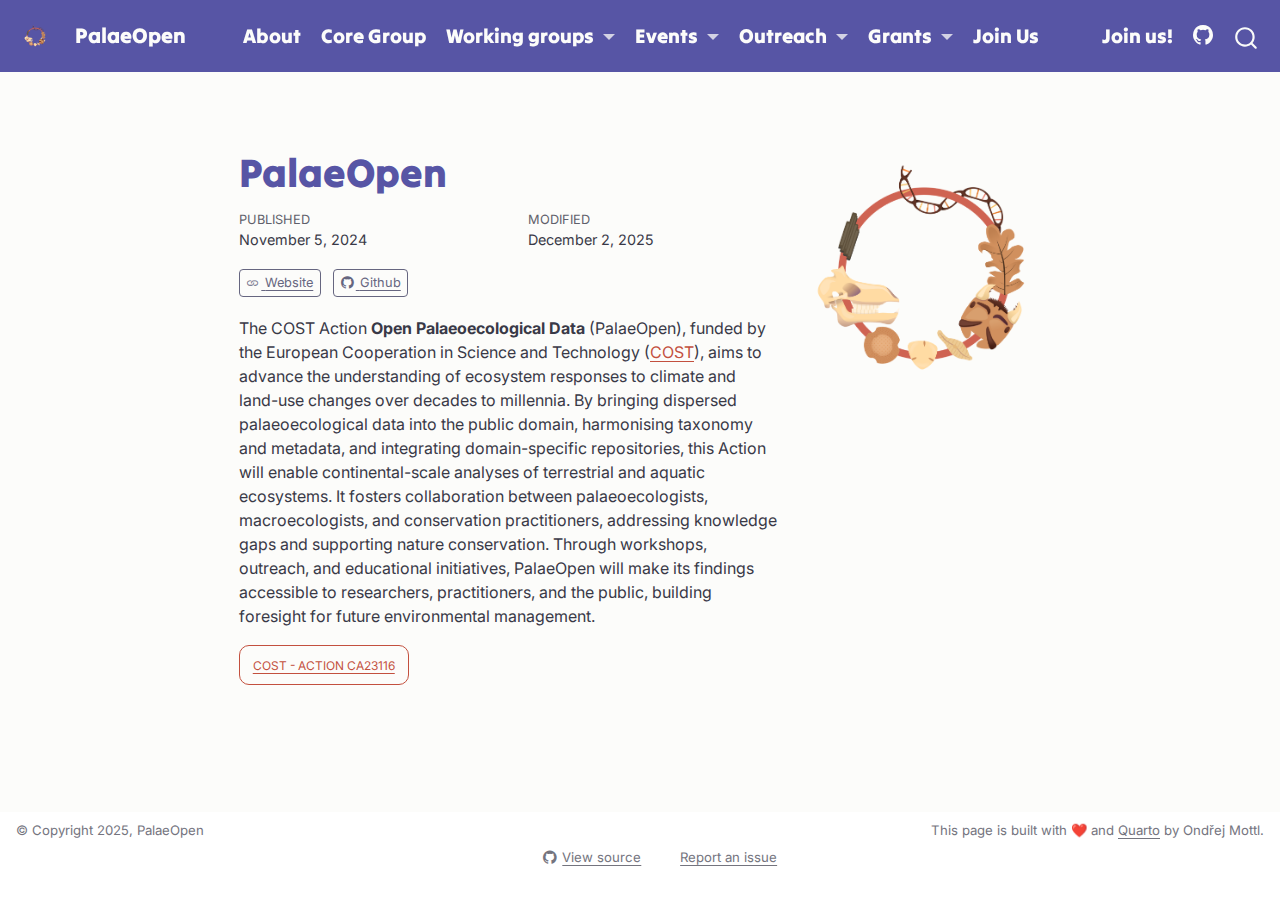
<file: docs/index.html>
<!DOCTYPE html>
<html xmlns="http://www.w3.org/1999/xhtml" lang="en" xml:lang="en"><head>

<meta charset="utf-8">
<meta name="generator" content="quarto-1.8.27">

<meta name="viewport" content="width=device-width, initial-scale=1.0, user-scalable=yes">

<meta name="dcterms.date" content="2024-11-05">

<title>PalaeOpen</title>
<style>
code{white-space: pre-wrap;}
span.smallcaps{font-variant: small-caps;}
div.columns{display: flex; gap: min(4vw, 1.5em);}
div.column{flex: auto; overflow-x: auto;}
div.hanging-indent{margin-left: 1.5em; text-indent: -1.5em;}
ul.task-list{list-style: none;}
ul.task-list li input[type="checkbox"] {
  width: 0.8em;
  margin: 0 0.8em 0.2em -1em; /* quarto-specific, see https://github.com/quarto-dev/quarto-cli/issues/4556 */ 
  vertical-align: middle;
}
</style>


<script src="site_libs/quarto-nav/quarto-nav.js"></script>
<script src="site_libs/quarto-nav/headroom.min.js"></script>
<script src="site_libs/clipboard/clipboard.min.js"></script>
<script src="site_libs/quarto-search/autocomplete.umd.js"></script>
<script src="site_libs/quarto-search/fuse.min.js"></script>
<script src="site_libs/quarto-search/quarto-search.js"></script>
<meta name="quarto:offset" content="./">
<link href="./Materials/Logos/PalaeOpen_without_text.png" rel="icon" type="image/png">
<script src="site_libs/quarto-html/quarto.js" type="module"></script>
<script src="site_libs/quarto-html/tabsets/tabsets.js" type="module"></script>
<script src="site_libs/quarto-html/axe/axe-check.js" type="module"></script>
<script src="site_libs/quarto-html/popper.min.js"></script>
<script src="site_libs/quarto-html/tippy.umd.min.js"></script>
<link href="site_libs/quarto-html/tippy.css" rel="stylesheet">
<link href="site_libs/quarto-html/quarto-syntax-highlighting-ed96de9b727972fe78a7b5d16c58bf87.css" rel="stylesheet" id="quarto-text-highlighting-styles">
<script src="site_libs/bootstrap/bootstrap.min.js"></script>
<link href="site_libs/bootstrap/bootstrap-icons.css" rel="stylesheet">
<link href="site_libs/bootstrap/bootstrap-016893ed204130580617d1af6a119e04.min.css" rel="stylesheet" append-hash="true" id="quarto-bootstrap" data-mode="light">
<script id="quarto-search-options" type="application/json">{
  "location": "navbar",
  "copy-button": false,
  "collapse-after": 3,
  "panel-placement": "end",
  "type": "overlay",
  "limit": 50,
  "keyboard-shortcut": [
    "f",
    "/",
    "s"
  ],
  "show-item-context": false,
  "language": {
    "search-no-results-text": "No results",
    "search-matching-documents-text": "matching documents",
    "search-copy-link-title": "Copy link to search",
    "search-hide-matches-text": "Hide additional matches",
    "search-more-match-text": "more match in this document",
    "search-more-matches-text": "more matches in this document",
    "search-clear-button-title": "Clear",
    "search-text-placeholder": "",
    "search-detached-cancel-button-title": "Cancel",
    "search-submit-button-title": "Submit",
    "search-label": "Search"
  }
}</script>


</head>

<body class="nav-fixed fullcontent quarto-light">

<div id="quarto-search-results"></div>
  <header id="quarto-header" class="headroom fixed-top">
    <nav class="navbar navbar-expand-lg " data-bs-theme="dark">
      <div class="navbar-container container-fluid">
      <div class="navbar-brand-container mx-auto">
    <a href="./index.html" class="navbar-brand navbar-brand-logo">
    <img src="./Materials/Logos/PalaeOpen_without_text.png" alt="" class="navbar-logo light-content">
    <img src="./Materials/Logos/PalaeOpen_without_text.png" alt="" class="navbar-logo dark-content">
    </a>
    <a class="navbar-brand" href="./index.html">
    <span class="navbar-title">PalaeOpen</span>
    </a>
  </div>
            <div id="quarto-search" class="" title="Search"></div>
          <button class="navbar-toggler" type="button" data-bs-toggle="collapse" data-bs-target="#navbarCollapse" aria-controls="navbarCollapse" role="menu" aria-expanded="false" aria-label="Toggle navigation" onclick="if (window.quartoToggleHeadroom) { window.quartoToggleHeadroom(); }">
  <span class="navbar-toggler-icon"></span>
</button>
          <div class="collapse navbar-collapse" id="navbarCollapse">
            <ul class="navbar-nav navbar-nav-scroll me-auto">
  <li class="nav-item">
    <a class="nav-link" href="./About/about.html"> 
<span class="menu-text">About</span></a>
  </li>  
  <li class="nav-item">
    <a class="nav-link" href="./coregroup.html"> 
<span class="menu-text">Core Group</span></a>
  </li>  
  <li class="nav-item dropdown ">
    <a class="nav-link dropdown-toggle" href="#" id="nav-menu-working-groups" role="link" data-bs-toggle="dropdown" aria-expanded="false">
 <span class="menu-text">Working groups</span>
    </a>
    <ul class="dropdown-menu" aria-labelledby="nav-menu-working-groups">    
        <li>
    <a class="dropdown-item" href="./About/wg1.html">
 <span class="dropdown-text">WG1 - Terrestrial proxies</span></a>
  </li>  
        <li>
    <a class="dropdown-item" href="./About/wg2.html">
 <span class="dropdown-text">WG2 - Aquatic proxies</span></a>
  </li>  
        <li>
    <a class="dropdown-item" href="./About/wg3.html">
 <span class="dropdown-text">WG3 - Infrastructure and Databases</span></a>
  </li>  
        <li>
    <a class="dropdown-item" href="./About/wg4.html">
 <span class="dropdown-text">WG4 - Science communication</span></a>
  </li>  
    </ul>
  </li>
  <li class="nav-item dropdown ">
    <a class="nav-link dropdown-toggle" href="#" id="nav-menu-events" role="link" data-bs-toggle="dropdown" aria-expanded="false">
 <span class="menu-text">Events</span>
    </a>
    <ul class="dropdown-menu" aria-labelledby="nav-menu-events">    
        <li>
    <a class="dropdown-item" href="./events/bulgaria_trainingschool_2026.html">
 <span class="dropdown-text">Bulgaria Training 2026</span></a>
  </li>  
        <li>
    <a class="dropdown-item" href="./events/prague_2025.html">
 <span class="dropdown-text">Prague 2025</span></a>
  </li>  
        <li>
    <a class="dropdown-item" href="./events/macedonia_wg2_2025.html">
 <span class="dropdown-text">WG2 workshop - Macedonia 2025</span></a>
  </li>  
    </ul>
  </li>
  <li class="nav-item dropdown ">
    <a class="nav-link dropdown-toggle" href="#" id="nav-menu-outreach" role="link" data-bs-toggle="dropdown" aria-expanded="false">
 <span class="menu-text">Outreach</span>
    </a>
    <ul class="dropdown-menu" aria-labelledby="nav-menu-outreach">    
        <li>
    <a class="dropdown-item" href="./outreach/press_release_2025.html">
 <span class="dropdown-text">Press Release 2025</span></a>
  </li>  
        <li>
    <a class="dropdown-item" href="./grants/stms/stms_blog_posts.html">
 <span class="dropdown-text">STMS blog posts</span></a>
  </li>  
        <li>
    <a class="dropdown-item" href="./outreach/meetings/meeting_reports.html">
 <span class="dropdown-text">Meeting reports</span></a>
  </li>  
    </ul>
  </li>
  <li class="nav-item dropdown ">
    <a class="nav-link dropdown-toggle" href="#" id="nav-menu-grants" role="link" data-bs-toggle="dropdown" aria-expanded="false">
 <span class="menu-text">Grants</span>
    </a>
    <ul class="dropdown-menu" aria-labelledby="nav-menu-grants">    
        <li>
    <a class="dropdown-item" href="./grants/stms/stms_2026.html">
 <span class="dropdown-text">Open Call for STSM Grants</span></a>
  </li>  
    </ul>
  </li>
  <li class="nav-item">
    <a class="nav-link" href="./join_us.html"> 
<span class="menu-text">Join Us</span></a>
  </li>  
</ul>
            <ul class="navbar-nav navbar-nav-scroll ms-auto">
  <li class="nav-item">
    <a class="nav-link" href="https://e-services.cost.eu/action/CA23116/working-groups/applications"> 
<span class="menu-text">Join us!</span></a>
  </li>  
</ul>
          </div> <!-- /navcollapse -->
            <div class="quarto-navbar-tools">
    <a href="https://github.com/PalaeOpen/" title="" class="quarto-navigation-tool px-1" aria-label=""><i class="bi bi-github"></i></a>
</div>
      </div> <!-- /container-fluid -->
    </nav>
</header>
<!-- content -->
<div id="quarto-content" class="quarto-container page-columns page-rows-contents page-layout-article page-navbar">
<!-- sidebar -->
<!-- margin-sidebar -->
    
<!-- main -->
<main class="content page-columns page-full" id="quarto-document-content">




<div class="quarto-about-solana column-body">
  <div class="about-entity">
    <div class="entity-contents">
      <header id="title-block-header" class="quarto-title-block default">
<div class="quarto-title">
<h1 class="title">PalaeOpen</h1>
</div>
<div class="quarto-title-meta">
    <div>
    <div class="quarto-title-meta-heading">Published</div>
    <div class="quarto-title-meta-contents">
      <p class="date">November 5, 2024</p>
    </div>
  </div>
    <div>
    <div class="quarto-title-meta-heading">Modified</div>
    <div class="quarto-title-meta-contents">
      <p class="date-modified">December 2, 2025</p>
    </div>
  </div>
  </div>
</header> <div class="about-links">
  <a href="http://palaeopen.github.io/" class="about-link" rel="" target="">
    <i class="bi bi-link"></i>
     <span class="about-link-text">Website</span>
  </a>
  <a href="https://github.com/PalaeOpen" class="about-link" rel="" target="">
    <i class="bi bi-github"></i>
     <span class="about-link-text">Github</span>
  </a>
</div>
      <div class="about-contents"><div id="hero-heading">
<p>The COST Action <strong>Open Palaeoecological Data</strong> (PalaeOpen), funded by the European Cooperation in Science and Technology (<a href="https://www.cost.eu/">COST</a>), aims to advance the understanding of ecosystem responses to climate and land-use changes over decades to millennia. By bringing dispersed palaeoecological data into the public domain, harmonising taxonomy and metadata, and integrating domain-specific repositories, this Action will enable continental-scale analyses of terrestrial and aquatic ecosystems. It fosters collaboration between palaeoecologists, macroecologists, and conservation practitioners, addressing knowledge gaps and supporting nature conservation. Through workshops, outreach, and educational initiatives, PalaeOpen will make its findings accessible to researchers, practitioners, and the public, building foresight for future environmental management.</p>
<p><a href="https://www.cost.eu/actions/CA23116/" class="btn">COST - Action CA23116</a></p>
</div></div>
    </div>
    <img src="Materials/Logos/PalaeOpen_without_text.png" class="about-image
  rounded " style="width: 15em;">
  </div>
</div>





<a onclick="window.scrollTo(0, 0); return false;" role="button" id="quarto-back-to-top"><i class="bi bi-arrow-up"></i> Back to top</a></main> <!-- /main -->
<script id="quarto-html-after-body" type="application/javascript">
  window.document.addEventListener("DOMContentLoaded", function (event) {
    const isCodeAnnotation = (el) => {
      for (const clz of el.classList) {
        if (clz.startsWith('code-annotation-')) {                     
          return true;
        }
      }
      return false;
    }
    const onCopySuccess = function(e) {
      // button target
      const button = e.trigger;
      // don't keep focus
      button.blur();
      // flash "checked"
      button.classList.add('code-copy-button-checked');
      var currentTitle = button.getAttribute("title");
      button.setAttribute("title", "Copied!");
      let tooltip;
      if (window.bootstrap) {
        button.setAttribute("data-bs-toggle", "tooltip");
        button.setAttribute("data-bs-placement", "left");
        button.setAttribute("data-bs-title", "Copied!");
        tooltip = new bootstrap.Tooltip(button, 
          { trigger: "manual", 
            customClass: "code-copy-button-tooltip",
            offset: [0, -8]});
        tooltip.show();    
      }
      setTimeout(function() {
        if (tooltip) {
          tooltip.hide();
          button.removeAttribute("data-bs-title");
          button.removeAttribute("data-bs-toggle");
          button.removeAttribute("data-bs-placement");
        }
        button.setAttribute("title", currentTitle);
        button.classList.remove('code-copy-button-checked');
      }, 1000);
      // clear code selection
      e.clearSelection();
    }
    const getTextToCopy = function(trigger) {
      const outerScaffold = trigger.parentElement.cloneNode(true);
      const codeEl = outerScaffold.querySelector('code');
      for (const childEl of codeEl.children) {
        if (isCodeAnnotation(childEl)) {
          childEl.remove();
        }
      }
      return codeEl.innerText;
    }
    const clipboard = new window.ClipboardJS('.code-copy-button:not([data-in-quarto-modal])', {
      text: getTextToCopy
    });
    clipboard.on('success', onCopySuccess);
    if (window.document.getElementById('quarto-embedded-source-code-modal')) {
      const clipboardModal = new window.ClipboardJS('.code-copy-button[data-in-quarto-modal]', {
        text: getTextToCopy,
        container: window.document.getElementById('quarto-embedded-source-code-modal')
      });
      clipboardModal.on('success', onCopySuccess);
    }
      var localhostRegex = new RegExp(/^(?:http|https):\/\/localhost\:?[0-9]*\//);
      var mailtoRegex = new RegExp(/^mailto:/);
        var filterRegex = new RegExp("https:\/\/palaeopen\.github\.io\/");
      var isInternal = (href) => {
          return filterRegex.test(href) || localhostRegex.test(href) || mailtoRegex.test(href);
      }
      // Inspect non-navigation links and adorn them if external
     var links = window.document.querySelectorAll('a[href]:not(.nav-link):not(.navbar-brand):not(.toc-action):not(.sidebar-link):not(.sidebar-item-toggle):not(.pagination-link):not(.no-external):not([aria-hidden]):not(.dropdown-item):not(.quarto-navigation-tool):not(.about-link)');
      for (var i=0; i<links.length; i++) {
        const link = links[i];
        if (!isInternal(link.href)) {
          // undo the damage that might have been done by quarto-nav.js in the case of
          // links that we want to consider external
          if (link.dataset.originalHref !== undefined) {
            link.href = link.dataset.originalHref;
          }
        }
      }
    function tippyHover(el, contentFn, onTriggerFn, onUntriggerFn) {
      const config = {
        allowHTML: true,
        maxWidth: 500,
        delay: 100,
        arrow: false,
        appendTo: function(el) {
            return el.parentElement;
        },
        interactive: true,
        interactiveBorder: 10,
        theme: 'quarto',
        placement: 'bottom-start',
      };
      if (contentFn) {
        config.content = contentFn;
      }
      if (onTriggerFn) {
        config.onTrigger = onTriggerFn;
      }
      if (onUntriggerFn) {
        config.onUntrigger = onUntriggerFn;
      }
      window.tippy(el, config); 
    }
    const noterefs = window.document.querySelectorAll('a[role="doc-noteref"]');
    for (var i=0; i<noterefs.length; i++) {
      const ref = noterefs[i];
      tippyHover(ref, function() {
        // use id or data attribute instead here
        let href = ref.getAttribute('data-footnote-href') || ref.getAttribute('href');
        try { href = new URL(href).hash; } catch {}
        const id = href.replace(/^#\/?/, "");
        const note = window.document.getElementById(id);
        if (note) {
          return note.innerHTML;
        } else {
          return "";
        }
      });
    }
    const xrefs = window.document.querySelectorAll('a.quarto-xref');
    const processXRef = (id, note) => {
      // Strip column container classes
      const stripColumnClz = (el) => {
        el.classList.remove("page-full", "page-columns");
        if (el.children) {
          for (const child of el.children) {
            stripColumnClz(child);
          }
        }
      }
      stripColumnClz(note)
      if (id === null || id.startsWith('sec-')) {
        // Special case sections, only their first couple elements
        const container = document.createElement("div");
        if (note.children && note.children.length > 2) {
          container.appendChild(note.children[0].cloneNode(true));
          for (let i = 1; i < note.children.length; i++) {
            const child = note.children[i];
            if (child.tagName === "P" && child.innerText === "") {
              continue;
            } else {
              container.appendChild(child.cloneNode(true));
              break;
            }
          }
          if (window.Quarto?.typesetMath) {
            window.Quarto.typesetMath(container);
          }
          return container.innerHTML
        } else {
          if (window.Quarto?.typesetMath) {
            window.Quarto.typesetMath(note);
          }
          return note.innerHTML;
        }
      } else {
        // Remove any anchor links if they are present
        const anchorLink = note.querySelector('a.anchorjs-link');
        if (anchorLink) {
          anchorLink.remove();
        }
        if (window.Quarto?.typesetMath) {
          window.Quarto.typesetMath(note);
        }
        if (note.classList.contains("callout")) {
          return note.outerHTML;
        } else {
          return note.innerHTML;
        }
      }
    }
    for (var i=0; i<xrefs.length; i++) {
      const xref = xrefs[i];
      tippyHover(xref, undefined, function(instance) {
        instance.disable();
        let url = xref.getAttribute('href');
        let hash = undefined; 
        if (url.startsWith('#')) {
          hash = url;
        } else {
          try { hash = new URL(url).hash; } catch {}
        }
        if (hash) {
          const id = hash.replace(/^#\/?/, "");
          const note = window.document.getElementById(id);
          if (note !== null) {
            try {
              const html = processXRef(id, note.cloneNode(true));
              instance.setContent(html);
            } finally {
              instance.enable();
              instance.show();
            }
          } else {
            // See if we can fetch this
            fetch(url.split('#')[0])
            .then(res => res.text())
            .then(html => {
              const parser = new DOMParser();
              const htmlDoc = parser.parseFromString(html, "text/html");
              const note = htmlDoc.getElementById(id);
              if (note !== null) {
                const html = processXRef(id, note);
                instance.setContent(html);
              } 
            }).finally(() => {
              instance.enable();
              instance.show();
            });
          }
        } else {
          // See if we can fetch a full url (with no hash to target)
          // This is a special case and we should probably do some content thinning / targeting
          fetch(url)
          .then(res => res.text())
          .then(html => {
            const parser = new DOMParser();
            const htmlDoc = parser.parseFromString(html, "text/html");
            const note = htmlDoc.querySelector('main.content');
            if (note !== null) {
              // This should only happen for chapter cross references
              // (since there is no id in the URL)
              // remove the first header
              if (note.children.length > 0 && note.children[0].tagName === "HEADER") {
                note.children[0].remove();
              }
              const html = processXRef(null, note);
              instance.setContent(html);
            } 
          }).finally(() => {
            instance.enable();
            instance.show();
          });
        }
      }, function(instance) {
      });
    }
        let selectedAnnoteEl;
        const selectorForAnnotation = ( cell, annotation) => {
          let cellAttr = 'data-code-cell="' + cell + '"';
          let lineAttr = 'data-code-annotation="' +  annotation + '"';
          const selector = 'span[' + cellAttr + '][' + lineAttr + ']';
          return selector;
        }
        const selectCodeLines = (annoteEl) => {
          const doc = window.document;
          const targetCell = annoteEl.getAttribute("data-target-cell");
          const targetAnnotation = annoteEl.getAttribute("data-target-annotation");
          const annoteSpan = window.document.querySelector(selectorForAnnotation(targetCell, targetAnnotation));
          const lines = annoteSpan.getAttribute("data-code-lines").split(",");
          const lineIds = lines.map((line) => {
            return targetCell + "-" + line;
          })
          let top = null;
          let height = null;
          let parent = null;
          if (lineIds.length > 0) {
              //compute the position of the single el (top and bottom and make a div)
              const el = window.document.getElementById(lineIds[0]);
              top = el.offsetTop;
              height = el.offsetHeight;
              parent = el.parentElement.parentElement;
            if (lineIds.length > 1) {
              const lastEl = window.document.getElementById(lineIds[lineIds.length - 1]);
              const bottom = lastEl.offsetTop + lastEl.offsetHeight;
              height = bottom - top;
            }
            if (top !== null && height !== null && parent !== null) {
              // cook up a div (if necessary) and position it 
              let div = window.document.getElementById("code-annotation-line-highlight");
              if (div === null) {
                div = window.document.createElement("div");
                div.setAttribute("id", "code-annotation-line-highlight");
                div.style.position = 'absolute';
                parent.appendChild(div);
              }
              div.style.top = top - 2 + "px";
              div.style.height = height + 4 + "px";
              div.style.left = 0;
              let gutterDiv = window.document.getElementById("code-annotation-line-highlight-gutter");
              if (gutterDiv === null) {
                gutterDiv = window.document.createElement("div");
                gutterDiv.setAttribute("id", "code-annotation-line-highlight-gutter");
                gutterDiv.style.position = 'absolute';
                const codeCell = window.document.getElementById(targetCell);
                const gutter = codeCell.querySelector('.code-annotation-gutter');
                gutter.appendChild(gutterDiv);
              }
              gutterDiv.style.top = top - 2 + "px";
              gutterDiv.style.height = height + 4 + "px";
            }
            selectedAnnoteEl = annoteEl;
          }
        };
        const unselectCodeLines = () => {
          const elementsIds = ["code-annotation-line-highlight", "code-annotation-line-highlight-gutter"];
          elementsIds.forEach((elId) => {
            const div = window.document.getElementById(elId);
            if (div) {
              div.remove();
            }
          });
          selectedAnnoteEl = undefined;
        };
          // Handle positioning of the toggle
      window.addEventListener(
        "resize",
        throttle(() => {
          elRect = undefined;
          if (selectedAnnoteEl) {
            selectCodeLines(selectedAnnoteEl);
          }
        }, 10)
      );
      function throttle(fn, ms) {
      let throttle = false;
      let timer;
        return (...args) => {
          if(!throttle) { // first call gets through
              fn.apply(this, args);
              throttle = true;
          } else { // all the others get throttled
              if(timer) clearTimeout(timer); // cancel #2
              timer = setTimeout(() => {
                fn.apply(this, args);
                timer = throttle = false;
              }, ms);
          }
        };
      }
        // Attach click handler to the DT
        const annoteDls = window.document.querySelectorAll('dt[data-target-cell]');
        for (const annoteDlNode of annoteDls) {
          annoteDlNode.addEventListener('click', (event) => {
            const clickedEl = event.target;
            if (clickedEl !== selectedAnnoteEl) {
              unselectCodeLines();
              const activeEl = window.document.querySelector('dt[data-target-cell].code-annotation-active');
              if (activeEl) {
                activeEl.classList.remove('code-annotation-active');
              }
              selectCodeLines(clickedEl);
              clickedEl.classList.add('code-annotation-active');
            } else {
              // Unselect the line
              unselectCodeLines();
              clickedEl.classList.remove('code-annotation-active');
            }
          });
        }
    const findCites = (el) => {
      const parentEl = el.parentElement;
      if (parentEl) {
        const cites = parentEl.dataset.cites;
        if (cites) {
          return {
            el,
            cites: cites.split(' ')
          };
        } else {
          return findCites(el.parentElement)
        }
      } else {
        return undefined;
      }
    };
    var bibliorefs = window.document.querySelectorAll('a[role="doc-biblioref"]');
    for (var i=0; i<bibliorefs.length; i++) {
      const ref = bibliorefs[i];
      const citeInfo = findCites(ref);
      if (citeInfo) {
        tippyHover(citeInfo.el, function() {
          var popup = window.document.createElement('div');
          citeInfo.cites.forEach(function(cite) {
            var citeDiv = window.document.createElement('div');
            citeDiv.classList.add('hanging-indent');
            citeDiv.classList.add('csl-entry');
            var biblioDiv = window.document.getElementById('ref-' + cite);
            if (biblioDiv) {
              citeDiv.innerHTML = biblioDiv.innerHTML;
            }
            popup.appendChild(citeDiv);
          });
          return popup.innerHTML;
        });
      }
    }
  });
  </script>
</div> <!-- /content -->
<footer class="footer">
  <div class="nav-footer">
    <div class="nav-footer-left">
<p>© Copyright 2025, PalaeOpen</p>
</div>   
    <div class="nav-footer-center">
      &nbsp;
    <div class="toc-actions"><ul><li><a href="https://github.com/PalaeOpen/PalaeOpen.github.io/blob/main/index.qmd" class="toc-action"><i class="bi bi-github"></i>View source</a></li><li><a href="https://github.com/PalaeOpen/PalaeOpen.github.io/issues" class="toc-action"><i class="bi empty"></i>Report an issue</a></li></ul></div></div>
    <div class="nav-footer-right">
<p>This page is built with ❤️ and <a href="https://quarto.org/">Quarto</a> by Ondřej Mottl.</p>
</div>
  </div>
</footer>




</body></html>
</file>
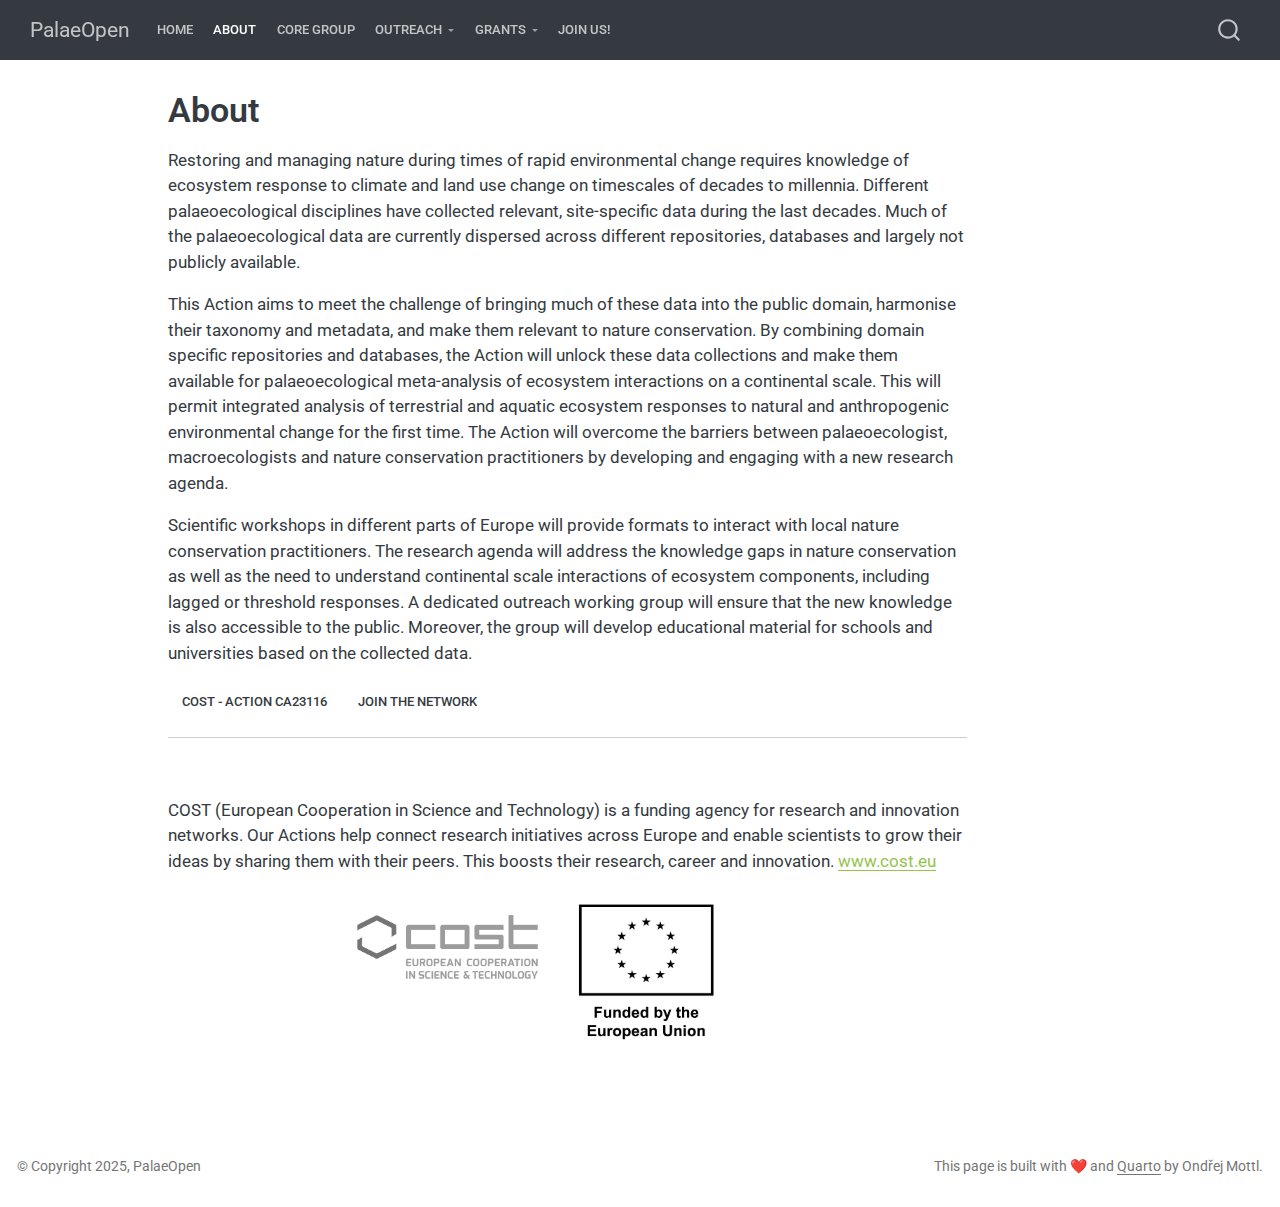
<file: docs/about.html>
<!DOCTYPE html>
<html xmlns="http://www.w3.org/1999/xhtml" lang="en" xml:lang="en"><head>

<meta charset="utf-8">
<meta name="generator" content="quarto-1.4.550">

<meta name="viewport" content="width=device-width, initial-scale=1.0, user-scalable=yes">


<title>PalaeOpen - About</title>
<style>
code{white-space: pre-wrap;}
span.smallcaps{font-variant: small-caps;}
div.columns{display: flex; gap: min(4vw, 1.5em);}
div.column{flex: auto; overflow-x: auto;}
div.hanging-indent{margin-left: 1.5em; text-indent: -1.5em;}
ul.task-list{list-style: none;}
ul.task-list li input[type="checkbox"] {
  width: 0.8em;
  margin: 0 0.8em 0.2em -1em; /* quarto-specific, see https://github.com/quarto-dev/quarto-cli/issues/4556 */ 
  vertical-align: middle;
}
</style>


<script src="site_libs/quarto-nav/quarto-nav.js"></script>
<script src="site_libs/quarto-nav/headroom.min.js"></script>
<script src="site_libs/clipboard/clipboard.min.js"></script>
<script src="site_libs/quarto-search/autocomplete.umd.js"></script>
<script src="site_libs/quarto-search/fuse.min.js"></script>
<script src="site_libs/quarto-search/quarto-search.js"></script>
<meta name="quarto:offset" content="./">
<script src="site_libs/quarto-html/quarto.js"></script>
<script src="site_libs/quarto-html/popper.min.js"></script>
<script src="site_libs/quarto-html/tippy.umd.min.js"></script>
<script src="site_libs/quarto-html/anchor.min.js"></script>
<link href="site_libs/quarto-html/tippy.css" rel="stylesheet">
<link href="site_libs/quarto-html/quarto-syntax-highlighting.css" rel="stylesheet" id="quarto-text-highlighting-styles">
<script src="site_libs/bootstrap/bootstrap.min.js"></script>
<link href="site_libs/bootstrap/bootstrap-icons.css" rel="stylesheet">
<link href="site_libs/bootstrap/bootstrap.min.css" rel="stylesheet" id="quarto-bootstrap" data-mode="light">
<script id="quarto-search-options" type="application/json">{
  "location": "navbar",
  "copy-button": false,
  "collapse-after": 3,
  "panel-placement": "end",
  "type": "overlay",
  "limit": 50,
  "keyboard-shortcut": [
    "f",
    "/",
    "s"
  ],
  "show-item-context": false,
  "language": {
    "search-no-results-text": "No results",
    "search-matching-documents-text": "matching documents",
    "search-copy-link-title": "Copy link to search",
    "search-hide-matches-text": "Hide additional matches",
    "search-more-match-text": "more match in this document",
    "search-more-matches-text": "more matches in this document",
    "search-clear-button-title": "Clear",
    "search-text-placeholder": "",
    "search-detached-cancel-button-title": "Cancel",
    "search-submit-button-title": "Submit",
    "search-label": "Search"
  }
}</script>


</head>

<body class="nav-fixed">

<div id="quarto-search-results"></div>
  <header id="quarto-header" class="headroom fixed-top">
    <nav class="navbar navbar-expand-lg " data-bs-theme="dark">
      <div class="navbar-container container-fluid">
      <div class="navbar-brand-container mx-auto">
    <a class="navbar-brand" href="./index.html">
    <span class="navbar-title">PalaeOpen</span>
    </a>
  </div>
            <div id="quarto-search" class="" title="Search"></div>
          <button class="navbar-toggler" type="button" data-bs-toggle="collapse" data-bs-target="#navbarCollapse" aria-controls="navbarCollapse" aria-expanded="false" aria-label="Toggle navigation" onclick="if (window.quartoToggleHeadroom) { window.quartoToggleHeadroom(); }">
  <span class="navbar-toggler-icon"></span>
</button>
          <div class="collapse navbar-collapse" id="navbarCollapse">
            <ul class="navbar-nav navbar-nav-scroll me-auto">
  <li class="nav-item">
    <a class="nav-link" href="./index.html"> 
<span class="menu-text">Home</span></a>
  </li>  
  <li class="nav-item">
    <a class="nav-link active" href="./about.html" aria-current="page"> 
<span class="menu-text">About</span></a>
  </li>  
  <li class="nav-item">
    <a class="nav-link" href="./coregroup.html"> 
<span class="menu-text">Core Group</span></a>
  </li>  
  <li class="nav-item dropdown ">
    <a class="nav-link dropdown-toggle" href="#" id="nav-menu-outreach" role="button" data-bs-toggle="dropdown" aria-expanded="false">
 <span class="menu-text">Outreach</span>
    </a>
    <ul class="dropdown-menu" aria-labelledby="nav-menu-outreach">    
        <li>
    <a class="dropdown-item" href="./outreach/press_release_2025.html">
 <span class="dropdown-text">Press Release 2025</span></a>
  </li>  
    </ul>
  </li>
  <li class="nav-item dropdown ">
    <a class="nav-link dropdown-toggle" href="#" id="nav-menu-grants" role="button" data-bs-toggle="dropdown" aria-expanded="false">
 <span class="menu-text">Grants</span>
    </a>
    <ul class="dropdown-menu" aria-labelledby="nav-menu-grants">    
        <li>
    <a class="dropdown-item" href="./grants/stms_2025.html">
 <span class="dropdown-text">Open Call for STSM Grants 2025</span></a>
  </li>  
    </ul>
  </li>
  <li class="nav-item">
    <a class="nav-link" href="https://e-services.cost.eu/action/CA23116/working-groups/applications"> 
<span class="menu-text">Join us!</span></a>
  </li>  
</ul>
          </div> <!-- /navcollapse -->
          <div class="quarto-navbar-tools">
</div>
      </div> <!-- /container-fluid -->
    </nav>
</header>
<!-- content -->
<div id="quarto-content" class="quarto-container page-columns page-rows-contents page-layout-article page-navbar">
<!-- sidebar -->
<!-- margin-sidebar -->
    <div id="quarto-margin-sidebar" class="sidebar margin-sidebar">
        
    </div>
<!-- main -->
<main class="content" id="quarto-document-content">

<header id="title-block-header" class="quarto-title-block default">
<div class="quarto-title">
<h1 class="title">About</h1>
</div>



<div class="quarto-title-meta">

    
  
    
  </div>
  


</header>


<p>Restoring and managing nature during times of rapid environmental change requires knowledge of ecosystem response to climate and land use change on timescales of decades to millennia. Different palaeoecological disciplines have collected relevant, site-specific data during the last decades. Much of the palaeoecological data are currently dispersed across different repositories, databases and largely not publicly available.</p>
<p>This Action aims to meet the challenge of bringing much of these data into the public domain, harmonise their taxonomy and metadata, and make them relevant to nature conservation. By combining domain specific repositories and databases, the Action will unlock these data collections and make them available for palaeoecological meta-analysis of ecosystem interactions on a continental scale. This will permit integrated analysis of terrestrial and aquatic ecosystem responses to natural and anthropogenic environmental change for the first time. The Action will overcome the barriers between palaeoecologist, macroecologists and nature conservation practitioners by developing and engaging with a new research agenda.</p>
<p>Scientific workshops in different parts of Europe will provide formats to interact with local nature conservation practitioners. The research agenda will address the knowledge gaps in nature conservation as well as the need to understand continental scale interactions of ecosystem components, including lagged or threshold responses. A dedicated outreach working group will ensure that the new knowledge is also accessible to the public. Moreover, the group will develop educational material for schools and universities based on the collected data.</p>
<p><a href="https://www.cost.eu/actions/CA23116/" class="btn">COST - Action CA23116</a> <a href="https://e-services.cost.eu/action/CA23116/working-groups/applications" class="btn">Join the network</a></p>
<hr>
<p><br></p>
<p>COST (European Cooperation in Science and Technology) is a funding agency for research and innovation networks. Our Actions help connect research initiatives across Europe and enable scientists to grow their ideas by sharing them with their peers. This boosts their research, career and innovation. <a href="www.cost.eu">www.cost.eu</a></p>
<div class="columns">
<div class="column" style="width:20%;">

</div><div class="column" style="width:30%;">
<p><img src=".\Materials/Logos/COST/COST_LOGO_rgb_lowresolution.jpg" class="img-fluid"></p>
</div><div class="column" style="width:20%;">
<p><img src=".\Materials/Logos/Horizon Europe/EN V Funded by the EU_BLACK OUTLINE.png" class="img-fluid"></p>
</div><div class="column" style="width:30%;">

</div>
</div>



</main> <!-- /main -->
<script id="quarto-html-after-body" type="application/javascript">
window.document.addEventListener("DOMContentLoaded", function (event) {
  const toggleBodyColorMode = (bsSheetEl) => {
    const mode = bsSheetEl.getAttribute("data-mode");
    const bodyEl = window.document.querySelector("body");
    if (mode === "dark") {
      bodyEl.classList.add("quarto-dark");
      bodyEl.classList.remove("quarto-light");
    } else {
      bodyEl.classList.add("quarto-light");
      bodyEl.classList.remove("quarto-dark");
    }
  }
  const toggleBodyColorPrimary = () => {
    const bsSheetEl = window.document.querySelector("link#quarto-bootstrap");
    if (bsSheetEl) {
      toggleBodyColorMode(bsSheetEl);
    }
  }
  toggleBodyColorPrimary();  
  const icon = "";
  const anchorJS = new window.AnchorJS();
  anchorJS.options = {
    placement: 'right',
    icon: icon
  };
  anchorJS.add('.anchored');
  const isCodeAnnotation = (el) => {
    for (const clz of el.classList) {
      if (clz.startsWith('code-annotation-')) {                     
        return true;
      }
    }
    return false;
  }
  const clipboard = new window.ClipboardJS('.code-copy-button', {
    text: function(trigger) {
      const codeEl = trigger.previousElementSibling.cloneNode(true);
      for (const childEl of codeEl.children) {
        if (isCodeAnnotation(childEl)) {
          childEl.remove();
        }
      }
      return codeEl.innerText;
    }
  });
  clipboard.on('success', function(e) {
    // button target
    const button = e.trigger;
    // don't keep focus
    button.blur();
    // flash "checked"
    button.classList.add('code-copy-button-checked');
    var currentTitle = button.getAttribute("title");
    button.setAttribute("title", "Copied!");
    let tooltip;
    if (window.bootstrap) {
      button.setAttribute("data-bs-toggle", "tooltip");
      button.setAttribute("data-bs-placement", "left");
      button.setAttribute("data-bs-title", "Copied!");
      tooltip = new bootstrap.Tooltip(button, 
        { trigger: "manual", 
          customClass: "code-copy-button-tooltip",
          offset: [0, -8]});
      tooltip.show();    
    }
    setTimeout(function() {
      if (tooltip) {
        tooltip.hide();
        button.removeAttribute("data-bs-title");
        button.removeAttribute("data-bs-toggle");
        button.removeAttribute("data-bs-placement");
      }
      button.setAttribute("title", currentTitle);
      button.classList.remove('code-copy-button-checked');
    }, 1000);
    // clear code selection
    e.clearSelection();
  });
  function tippyHover(el, contentFn, onTriggerFn, onUntriggerFn) {
    const config = {
      allowHTML: true,
      maxWidth: 500,
      delay: 100,
      arrow: false,
      appendTo: function(el) {
          return el.parentElement;
      },
      interactive: true,
      interactiveBorder: 10,
      theme: 'quarto',
      placement: 'bottom-start',
    };
    if (contentFn) {
      config.content = contentFn;
    }
    if (onTriggerFn) {
      config.onTrigger = onTriggerFn;
    }
    if (onUntriggerFn) {
      config.onUntrigger = onUntriggerFn;
    }
    window.tippy(el, config); 
  }
  const noterefs = window.document.querySelectorAll('a[role="doc-noteref"]');
  for (var i=0; i<noterefs.length; i++) {
    const ref = noterefs[i];
    tippyHover(ref, function() {
      // use id or data attribute instead here
      let href = ref.getAttribute('data-footnote-href') || ref.getAttribute('href');
      try { href = new URL(href).hash; } catch {}
      const id = href.replace(/^#\/?/, "");
      const note = window.document.getElementById(id);
      return note.innerHTML;
    });
  }
  const xrefs = window.document.querySelectorAll('a.quarto-xref');
  const processXRef = (id, note) => {
    // Strip column container classes
    const stripColumnClz = (el) => {
      el.classList.remove("page-full", "page-columns");
      if (el.children) {
        for (const child of el.children) {
          stripColumnClz(child);
        }
      }
    }
    stripColumnClz(note)
    if (id === null || id.startsWith('sec-')) {
      // Special case sections, only their first couple elements
      const container = document.createElement("div");
      if (note.children && note.children.length > 2) {
        container.appendChild(note.children[0].cloneNode(true));
        for (let i = 1; i < note.children.length; i++) {
          const child = note.children[i];
          if (child.tagName === "P" && child.innerText === "") {
            continue;
          } else {
            container.appendChild(child.cloneNode(true));
            break;
          }
        }
        if (window.Quarto?.typesetMath) {
          window.Quarto.typesetMath(container);
        }
        return container.innerHTML
      } else {
        if (window.Quarto?.typesetMath) {
          window.Quarto.typesetMath(note);
        }
        return note.innerHTML;
      }
    } else {
      // Remove any anchor links if they are present
      const anchorLink = note.querySelector('a.anchorjs-link');
      if (anchorLink) {
        anchorLink.remove();
      }
      if (window.Quarto?.typesetMath) {
        window.Quarto.typesetMath(note);
      }
      // TODO in 1.5, we should make sure this works without a callout special case
      if (note.classList.contains("callout")) {
        return note.outerHTML;
      } else {
        return note.innerHTML;
      }
    }
  }
  for (var i=0; i<xrefs.length; i++) {
    const xref = xrefs[i];
    tippyHover(xref, undefined, function(instance) {
      instance.disable();
      let url = xref.getAttribute('href');
      let hash = undefined; 
      if (url.startsWith('#')) {
        hash = url;
      } else {
        try { hash = new URL(url).hash; } catch {}
      }
      if (hash) {
        const id = hash.replace(/^#\/?/, "");
        const note = window.document.getElementById(id);
        if (note !== null) {
          try {
            const html = processXRef(id, note.cloneNode(true));
            instance.setContent(html);
          } finally {
            instance.enable();
            instance.show();
          }
        } else {
          // See if we can fetch this
          fetch(url.split('#')[0])
          .then(res => res.text())
          .then(html => {
            const parser = new DOMParser();
            const htmlDoc = parser.parseFromString(html, "text/html");
            const note = htmlDoc.getElementById(id);
            if (note !== null) {
              const html = processXRef(id, note);
              instance.setContent(html);
            } 
          }).finally(() => {
            instance.enable();
            instance.show();
          });
        }
      } else {
        // See if we can fetch a full url (with no hash to target)
        // This is a special case and we should probably do some content thinning / targeting
        fetch(url)
        .then(res => res.text())
        .then(html => {
          const parser = new DOMParser();
          const htmlDoc = parser.parseFromString(html, "text/html");
          const note = htmlDoc.querySelector('main.content');
          if (note !== null) {
            // This should only happen for chapter cross references
            // (since there is no id in the URL)
            // remove the first header
            if (note.children.length > 0 && note.children[0].tagName === "HEADER") {
              note.children[0].remove();
            }
            const html = processXRef(null, note);
            instance.setContent(html);
          } 
        }).finally(() => {
          instance.enable();
          instance.show();
        });
      }
    }, function(instance) {
    });
  }
      let selectedAnnoteEl;
      const selectorForAnnotation = ( cell, annotation) => {
        let cellAttr = 'data-code-cell="' + cell + '"';
        let lineAttr = 'data-code-annotation="' +  annotation + '"';
        const selector = 'span[' + cellAttr + '][' + lineAttr + ']';
        return selector;
      }
      const selectCodeLines = (annoteEl) => {
        const doc = window.document;
        const targetCell = annoteEl.getAttribute("data-target-cell");
        const targetAnnotation = annoteEl.getAttribute("data-target-annotation");
        const annoteSpan = window.document.querySelector(selectorForAnnotation(targetCell, targetAnnotation));
        const lines = annoteSpan.getAttribute("data-code-lines").split(",");
        const lineIds = lines.map((line) => {
          return targetCell + "-" + line;
        })
        let top = null;
        let height = null;
        let parent = null;
        if (lineIds.length > 0) {
            //compute the position of the single el (top and bottom and make a div)
            const el = window.document.getElementById(lineIds[0]);
            top = el.offsetTop;
            height = el.offsetHeight;
            parent = el.parentElement.parentElement;
          if (lineIds.length > 1) {
            const lastEl = window.document.getElementById(lineIds[lineIds.length - 1]);
            const bottom = lastEl.offsetTop + lastEl.offsetHeight;
            height = bottom - top;
          }
          if (top !== null && height !== null && parent !== null) {
            // cook up a div (if necessary) and position it 
            let div = window.document.getElementById("code-annotation-line-highlight");
            if (div === null) {
              div = window.document.createElement("div");
              div.setAttribute("id", "code-annotation-line-highlight");
              div.style.position = 'absolute';
              parent.appendChild(div);
            }
            div.style.top = top - 2 + "px";
            div.style.height = height + 4 + "px";
            div.style.left = 0;
            let gutterDiv = window.document.getElementById("code-annotation-line-highlight-gutter");
            if (gutterDiv === null) {
              gutterDiv = window.document.createElement("div");
              gutterDiv.setAttribute("id", "code-annotation-line-highlight-gutter");
              gutterDiv.style.position = 'absolute';
              const codeCell = window.document.getElementById(targetCell);
              const gutter = codeCell.querySelector('.code-annotation-gutter');
              gutter.appendChild(gutterDiv);
            }
            gutterDiv.style.top = top - 2 + "px";
            gutterDiv.style.height = height + 4 + "px";
          }
          selectedAnnoteEl = annoteEl;
        }
      };
      const unselectCodeLines = () => {
        const elementsIds = ["code-annotation-line-highlight", "code-annotation-line-highlight-gutter"];
        elementsIds.forEach((elId) => {
          const div = window.document.getElementById(elId);
          if (div) {
            div.remove();
          }
        });
        selectedAnnoteEl = undefined;
      };
        // Handle positioning of the toggle
    window.addEventListener(
      "resize",
      throttle(() => {
        elRect = undefined;
        if (selectedAnnoteEl) {
          selectCodeLines(selectedAnnoteEl);
        }
      }, 10)
    );
    function throttle(fn, ms) {
    let throttle = false;
    let timer;
      return (...args) => {
        if(!throttle) { // first call gets through
            fn.apply(this, args);
            throttle = true;
        } else { // all the others get throttled
            if(timer) clearTimeout(timer); // cancel #2
            timer = setTimeout(() => {
              fn.apply(this, args);
              timer = throttle = false;
            }, ms);
        }
      };
    }
      // Attach click handler to the DT
      const annoteDls = window.document.querySelectorAll('dt[data-target-cell]');
      for (const annoteDlNode of annoteDls) {
        annoteDlNode.addEventListener('click', (event) => {
          const clickedEl = event.target;
          if (clickedEl !== selectedAnnoteEl) {
            unselectCodeLines();
            const activeEl = window.document.querySelector('dt[data-target-cell].code-annotation-active');
            if (activeEl) {
              activeEl.classList.remove('code-annotation-active');
            }
            selectCodeLines(clickedEl);
            clickedEl.classList.add('code-annotation-active');
          } else {
            // Unselect the line
            unselectCodeLines();
            clickedEl.classList.remove('code-annotation-active');
          }
        });
      }
  const findCites = (el) => {
    const parentEl = el.parentElement;
    if (parentEl) {
      const cites = parentEl.dataset.cites;
      if (cites) {
        return {
          el,
          cites: cites.split(' ')
        };
      } else {
        return findCites(el.parentElement)
      }
    } else {
      return undefined;
    }
  };
  var bibliorefs = window.document.querySelectorAll('a[role="doc-biblioref"]');
  for (var i=0; i<bibliorefs.length; i++) {
    const ref = bibliorefs[i];
    const citeInfo = findCites(ref);
    if (citeInfo) {
      tippyHover(citeInfo.el, function() {
        var popup = window.document.createElement('div');
        citeInfo.cites.forEach(function(cite) {
          var citeDiv = window.document.createElement('div');
          citeDiv.classList.add('hanging-indent');
          citeDiv.classList.add('csl-entry');
          var biblioDiv = window.document.getElementById('ref-' + cite);
          if (biblioDiv) {
            citeDiv.innerHTML = biblioDiv.innerHTML;
          }
          popup.appendChild(citeDiv);
        });
        return popup.innerHTML;
      });
    }
  }
});
</script>
</div> <!-- /content -->
<footer class="footer">
  <div class="nav-footer">
    <div class="nav-footer-left">
<p>© Copyright 2025, PalaeOpen</p>
</div>   
    <div class="nav-footer-center">
      &nbsp;
    </div>
    <div class="nav-footer-right">
<p>This page is built with ❤️ and <a href="https://quarto.org/">Quarto</a> by Ondřej Mottl.</p>
</div>
  </div>
</footer>




</body></html>
</file>
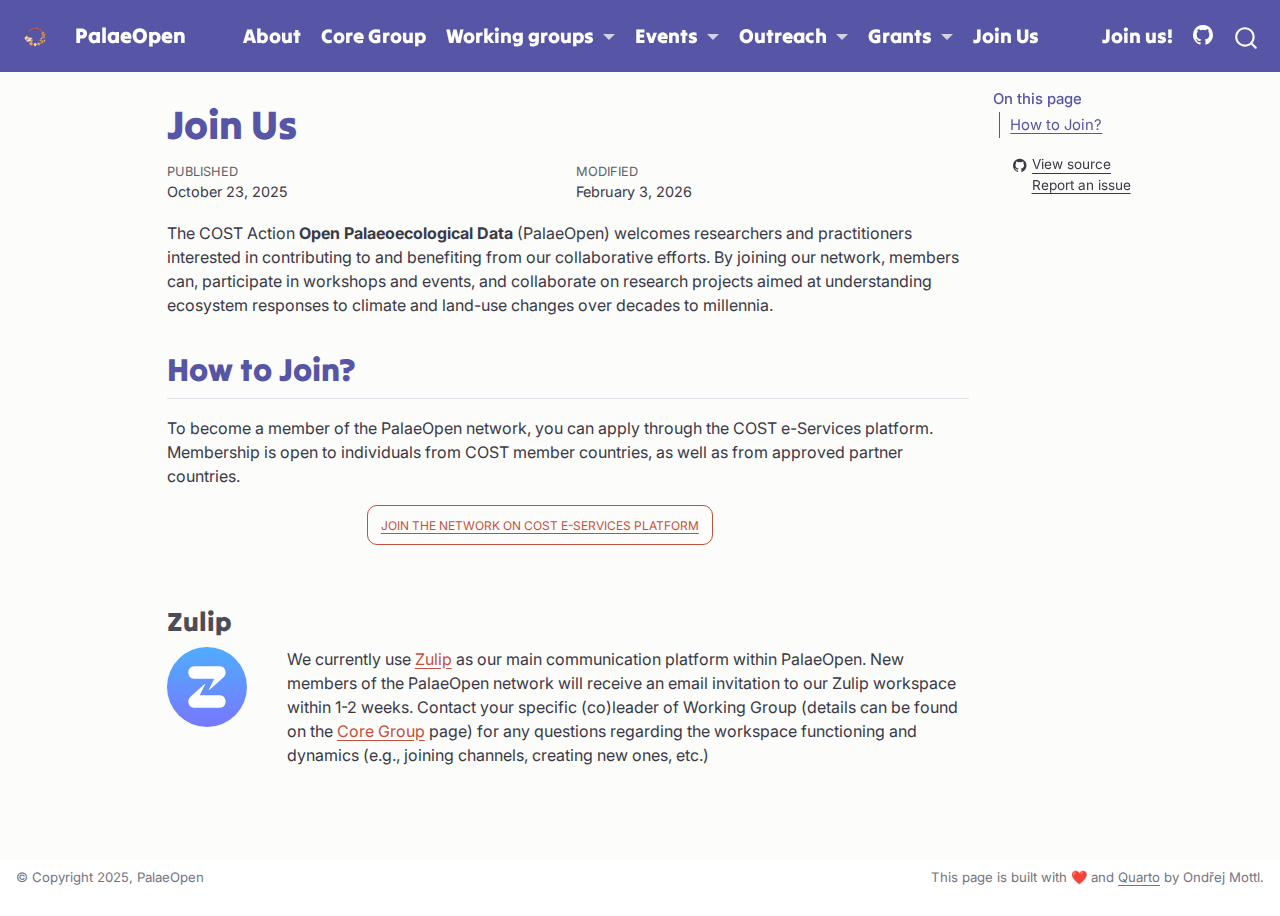
<file: docs/join_us.html>
<!DOCTYPE html>
<html xmlns="http://www.w3.org/1999/xhtml" lang="en" xml:lang="en"><head>

<meta charset="utf-8">
<meta name="generator" content="quarto-1.8.27">

<meta name="viewport" content="width=device-width, initial-scale=1.0, user-scalable=yes">

<meta name="dcterms.date" content="2025-10-23">

<title>Join Us – PalaeOpen</title>
<style>
code{white-space: pre-wrap;}
span.smallcaps{font-variant: small-caps;}
div.columns{display: flex; gap: min(4vw, 1.5em);}
div.column{flex: auto; overflow-x: auto;}
div.hanging-indent{margin-left: 1.5em; text-indent: -1.5em;}
ul.task-list{list-style: none;}
ul.task-list li input[type="checkbox"] {
  width: 0.8em;
  margin: 0 0.8em 0.2em -1em; /* quarto-specific, see https://github.com/quarto-dev/quarto-cli/issues/4556 */ 
  vertical-align: middle;
}
</style>


<script src="site_libs/quarto-nav/quarto-nav.js"></script>
<script src="site_libs/quarto-nav/headroom.min.js"></script>
<script src="site_libs/clipboard/clipboard.min.js"></script>
<script src="site_libs/quarto-search/autocomplete.umd.js"></script>
<script src="site_libs/quarto-search/fuse.min.js"></script>
<script src="site_libs/quarto-search/quarto-search.js"></script>
<meta name="quarto:offset" content="./">
<link href="./Materials/Logos/PalaeOpen_without_text.png" rel="icon" type="image/png">
<script src="site_libs/quarto-html/quarto.js" type="module"></script>
<script src="site_libs/quarto-html/tabsets/tabsets.js" type="module"></script>
<script src="site_libs/quarto-html/axe/axe-check.js" type="module"></script>
<script src="site_libs/quarto-html/popper.min.js"></script>
<script src="site_libs/quarto-html/tippy.umd.min.js"></script>
<script src="site_libs/quarto-html/anchor.min.js"></script>
<link href="site_libs/quarto-html/tippy.css" rel="stylesheet">
<link href="site_libs/quarto-html/quarto-syntax-highlighting-ed96de9b727972fe78a7b5d16c58bf87.css" rel="stylesheet" id="quarto-text-highlighting-styles">
<script src="site_libs/bootstrap/bootstrap.min.js"></script>
<link href="site_libs/bootstrap/bootstrap-icons.css" rel="stylesheet">
<link href="site_libs/bootstrap/bootstrap-016893ed204130580617d1af6a119e04.min.css" rel="stylesheet" append-hash="true" id="quarto-bootstrap" data-mode="light">
<script id="quarto-search-options" type="application/json">{
  "location": "navbar",
  "copy-button": false,
  "collapse-after": 3,
  "panel-placement": "end",
  "type": "overlay",
  "limit": 50,
  "keyboard-shortcut": [
    "f",
    "/",
    "s"
  ],
  "show-item-context": false,
  "language": {
    "search-no-results-text": "No results",
    "search-matching-documents-text": "matching documents",
    "search-copy-link-title": "Copy link to search",
    "search-hide-matches-text": "Hide additional matches",
    "search-more-match-text": "more match in this document",
    "search-more-matches-text": "more matches in this document",
    "search-clear-button-title": "Clear",
    "search-text-placeholder": "",
    "search-detached-cancel-button-title": "Cancel",
    "search-submit-button-title": "Submit",
    "search-label": "Search"
  }
}</script>


</head>

<body class="nav-fixed quarto-light">

<div id="quarto-search-results"></div>
  <header id="quarto-header" class="headroom fixed-top">
    <nav class="navbar navbar-expand-lg " data-bs-theme="dark">
      <div class="navbar-container container-fluid">
      <div class="navbar-brand-container mx-auto">
    <a href="./index.html" class="navbar-brand navbar-brand-logo">
    <img src="./Materials/Logos/PalaeOpen_without_text.png" alt="" class="navbar-logo light-content">
    <img src="./Materials/Logos/PalaeOpen_without_text.png" alt="" class="navbar-logo dark-content">
    </a>
    <a class="navbar-brand" href="./index.html">
    <span class="navbar-title">PalaeOpen</span>
    </a>
  </div>
            <div id="quarto-search" class="" title="Search"></div>
          <button class="navbar-toggler" type="button" data-bs-toggle="collapse" data-bs-target="#navbarCollapse" aria-controls="navbarCollapse" role="menu" aria-expanded="false" aria-label="Toggle navigation" onclick="if (window.quartoToggleHeadroom) { window.quartoToggleHeadroom(); }">
  <span class="navbar-toggler-icon"></span>
</button>
          <div class="collapse navbar-collapse" id="navbarCollapse">
            <ul class="navbar-nav navbar-nav-scroll me-auto">
  <li class="nav-item">
    <a class="nav-link" href="./About/about.html"> 
<span class="menu-text">About</span></a>
  </li>  
  <li class="nav-item">
    <a class="nav-link" href="./coregroup.html"> 
<span class="menu-text">Core Group</span></a>
  </li>  
  <li class="nav-item dropdown ">
    <a class="nav-link dropdown-toggle" href="#" id="nav-menu-working-groups" role="link" data-bs-toggle="dropdown" aria-expanded="false">
 <span class="menu-text">Working groups</span>
    </a>
    <ul class="dropdown-menu" aria-labelledby="nav-menu-working-groups">    
        <li>
    <a class="dropdown-item" href="./About/wg1.html">
 <span class="dropdown-text">WG1 - Terrestrial proxies</span></a>
  </li>  
        <li>
    <a class="dropdown-item" href="./About/wg2.html">
 <span class="dropdown-text">WG2 - Aquatic proxies</span></a>
  </li>  
        <li>
    <a class="dropdown-item" href="./About/wg3.html">
 <span class="dropdown-text">WG3 - Infrastructure and Databases</span></a>
  </li>  
        <li>
    <a class="dropdown-item" href="./About/wg4.html">
 <span class="dropdown-text">WG4 - Science communication</span></a>
  </li>  
    </ul>
  </li>
  <li class="nav-item dropdown ">
    <a class="nav-link dropdown-toggle" href="#" id="nav-menu-events" role="link" data-bs-toggle="dropdown" aria-expanded="false">
 <span class="menu-text">Events</span>
    </a>
    <ul class="dropdown-menu" aria-labelledby="nav-menu-events">    
        <li>
    <a class="dropdown-item" href="./events/bulgaria_trainingschool_2026.html">
 <span class="dropdown-text">Bulgaria Training 2026</span></a>
  </li>  
        <li>
    <a class="dropdown-item" href="./events/prague_2025.html">
 <span class="dropdown-text">Prague 2025</span></a>
  </li>  
        <li>
    <a class="dropdown-item" href="./events/macedonia_wg2_2025.html">
 <span class="dropdown-text">WG2 workshop - Macedonia 2025</span></a>
  </li>  
    </ul>
  </li>
  <li class="nav-item dropdown ">
    <a class="nav-link dropdown-toggle" href="#" id="nav-menu-outreach" role="link" data-bs-toggle="dropdown" aria-expanded="false">
 <span class="menu-text">Outreach</span>
    </a>
    <ul class="dropdown-menu" aria-labelledby="nav-menu-outreach">    
        <li>
    <a class="dropdown-item" href="./outreach/press_release_2025.html">
 <span class="dropdown-text">Press Release 2025</span></a>
  </li>  
        <li>
    <a class="dropdown-item" href="./grants/stms/stms_blog_posts.html">
 <span class="dropdown-text">STMS blog posts</span></a>
  </li>  
        <li>
    <a class="dropdown-item" href="./outreach/meetings/meeting_reports.html">
 <span class="dropdown-text">Meeting reports</span></a>
  </li>  
    </ul>
  </li>
  <li class="nav-item dropdown ">
    <a class="nav-link dropdown-toggle" href="#" id="nav-menu-grants" role="link" data-bs-toggle="dropdown" aria-expanded="false">
 <span class="menu-text">Grants</span>
    </a>
    <ul class="dropdown-menu" aria-labelledby="nav-menu-grants">    
        <li>
    <a class="dropdown-item" href="./grants/stms/stms_2026.html">
 <span class="dropdown-text">Open Call for STSM Grants</span></a>
  </li>  
    </ul>
  </li>
  <li class="nav-item">
    <a class="nav-link active" href="./join_us.html" aria-current="page"> 
<span class="menu-text">Join Us</span></a>
  </li>  
</ul>
            <ul class="navbar-nav navbar-nav-scroll ms-auto">
  <li class="nav-item">
    <a class="nav-link" href="https://e-services.cost.eu/action/CA23116/working-groups/applications"> 
<span class="menu-text">Join us!</span></a>
  </li>  
</ul>
          </div> <!-- /navcollapse -->
            <div class="quarto-navbar-tools">
    <a href="https://github.com/PalaeOpen/" title="" class="quarto-navigation-tool px-1" aria-label=""><i class="bi bi-github"></i></a>
</div>
      </div> <!-- /container-fluid -->
    </nav>
</header>
<!-- content -->
<div id="quarto-content" class="quarto-container page-columns page-rows-contents page-layout-article page-navbar">
<!-- sidebar -->
<!-- margin-sidebar -->
    <div id="quarto-margin-sidebar" class="sidebar margin-sidebar">
        <nav id="TOC" role="doc-toc" class="toc-active">
    <h2 id="toc-title">On this page</h2>
   
  <ul class="collapse">
  <li><a href="#how-to-join" id="toc-how-to-join" class="nav-link active" data-scroll-target="#how-to-join">How to Join?</a></li>
  </ul>
<div class="toc-actions"><ul class="collapse"><li><a href="https://github.com/PalaeOpen/PalaeOpen.github.io/blob/main/join_us.qmd" class="toc-action"><i class="bi bi-github"></i>View source</a></li><li><a href="https://github.com/PalaeOpen/PalaeOpen.github.io/issues" class="toc-action"><i class="bi empty"></i>Report an issue</a></li></ul></div></nav>
    </div>
<!-- main -->
<main class="content" id="quarto-document-content">

<header id="title-block-header" class="quarto-title-block default">
<div class="quarto-title">
<h1 class="title">Join Us</h1>
</div>



<div class="quarto-title-meta">

    
    <div>
    <div class="quarto-title-meta-heading">Published</div>
    <div class="quarto-title-meta-contents">
      <p class="date">October 23, 2025</p>
    </div>
  </div>
  
    <div>
    <div class="quarto-title-meta-heading">Modified</div>
    <div class="quarto-title-meta-contents">
      <p class="date-modified">February 3, 2026</p>
    </div>
  </div>
    
  </div>
  


</header>


<p>The COST Action <strong>Open Palaeoecological Data</strong> (PalaeOpen) welcomes researchers and practitioners interested in contributing to and benefiting from our collaborative efforts. By joining our network, members can, participate in workshops and events, and collaborate on research projects aimed at understanding ecosystem responses to climate and land-use changes over decades to millennia.</p>
<section id="how-to-join" class="level2">
<h2 class="anchored" data-anchor-id="how-to-join">How to Join?</h2>
<p>To become a member of the PalaeOpen network, you can apply through the COST e-Services platform. Membership is open to individuals from COST member countries, as well as from approved partner countries.</p>
<div class="columns">
<div class="column" style="width:25%;">

</div><div class="column" style="width:50%;">
<p><a href="https://e-services.cost.eu/action/CA23116/working-groups/applications" class="btn">Join the network on COST e-Services platform</a></p>
</div><div class="column" style="width:25%;">

</div>
</div>
<p><br></p>
<section id="zulip" class="level3">
<h3 class="anchored" data-anchor-id="zulip">Zulip</h3>
<div class="columns">
<div class="column" style="width:10%;">
<p><img src=".\Materials/Logos/Zulip/zulip-icon-circle.svg" class="img-fluid"></p>
</div><div class="column" style="width:5%;">

</div><div class="column" style="width:85%;">
<p>We currently use <a href="https://zulip.com/">Zulip</a> as our main communication platform within PalaeOpen. New members of the PalaeOpen network will receive an email invitation to our Zulip workspace within 1-2 weeks. Contact your specific (co)leader of Working Group (details can be found on the <a href="./coregroup.html">Core Group</a> page) for any questions regarding the workspace functioning and dynamics (e.g., joining channels, creating new ones, etc.)</p>
</div>
</div>


</section>
</section>

<a onclick="window.scrollTo(0, 0); return false;" role="button" id="quarto-back-to-top"><i class="bi bi-arrow-up"></i> Back to top</a></main> <!-- /main -->
<script id="quarto-html-after-body" type="application/javascript">
  window.document.addEventListener("DOMContentLoaded", function (event) {
    const icon = "";
    const anchorJS = new window.AnchorJS();
    anchorJS.options = {
      placement: 'right',
      icon: icon
    };
    anchorJS.add('.anchored');
    const isCodeAnnotation = (el) => {
      for (const clz of el.classList) {
        if (clz.startsWith('code-annotation-')) {                     
          return true;
        }
      }
      return false;
    }
    const onCopySuccess = function(e) {
      // button target
      const button = e.trigger;
      // don't keep focus
      button.blur();
      // flash "checked"
      button.classList.add('code-copy-button-checked');
      var currentTitle = button.getAttribute("title");
      button.setAttribute("title", "Copied!");
      let tooltip;
      if (window.bootstrap) {
        button.setAttribute("data-bs-toggle", "tooltip");
        button.setAttribute("data-bs-placement", "left");
        button.setAttribute("data-bs-title", "Copied!");
        tooltip = new bootstrap.Tooltip(button, 
          { trigger: "manual", 
            customClass: "code-copy-button-tooltip",
            offset: [0, -8]});
        tooltip.show();    
      }
      setTimeout(function() {
        if (tooltip) {
          tooltip.hide();
          button.removeAttribute("data-bs-title");
          button.removeAttribute("data-bs-toggle");
          button.removeAttribute("data-bs-placement");
        }
        button.setAttribute("title", currentTitle);
        button.classList.remove('code-copy-button-checked');
      }, 1000);
      // clear code selection
      e.clearSelection();
    }
    const getTextToCopy = function(trigger) {
      const outerScaffold = trigger.parentElement.cloneNode(true);
      const codeEl = outerScaffold.querySelector('code');
      for (const childEl of codeEl.children) {
        if (isCodeAnnotation(childEl)) {
          childEl.remove();
        }
      }
      return codeEl.innerText;
    }
    const clipboard = new window.ClipboardJS('.code-copy-button:not([data-in-quarto-modal])', {
      text: getTextToCopy
    });
    clipboard.on('success', onCopySuccess);
    if (window.document.getElementById('quarto-embedded-source-code-modal')) {
      const clipboardModal = new window.ClipboardJS('.code-copy-button[data-in-quarto-modal]', {
        text: getTextToCopy,
        container: window.document.getElementById('quarto-embedded-source-code-modal')
      });
      clipboardModal.on('success', onCopySuccess);
    }
      var localhostRegex = new RegExp(/^(?:http|https):\/\/localhost\:?[0-9]*\//);
      var mailtoRegex = new RegExp(/^mailto:/);
        var filterRegex = new RegExp("https:\/\/palaeopen\.github\.io\/");
      var isInternal = (href) => {
          return filterRegex.test(href) || localhostRegex.test(href) || mailtoRegex.test(href);
      }
      // Inspect non-navigation links and adorn them if external
     var links = window.document.querySelectorAll('a[href]:not(.nav-link):not(.navbar-brand):not(.toc-action):not(.sidebar-link):not(.sidebar-item-toggle):not(.pagination-link):not(.no-external):not([aria-hidden]):not(.dropdown-item):not(.quarto-navigation-tool):not(.about-link)');
      for (var i=0; i<links.length; i++) {
        const link = links[i];
        if (!isInternal(link.href)) {
          // undo the damage that might have been done by quarto-nav.js in the case of
          // links that we want to consider external
          if (link.dataset.originalHref !== undefined) {
            link.href = link.dataset.originalHref;
          }
        }
      }
    function tippyHover(el, contentFn, onTriggerFn, onUntriggerFn) {
      const config = {
        allowHTML: true,
        maxWidth: 500,
        delay: 100,
        arrow: false,
        appendTo: function(el) {
            return el.parentElement;
        },
        interactive: true,
        interactiveBorder: 10,
        theme: 'quarto',
        placement: 'bottom-start',
      };
      if (contentFn) {
        config.content = contentFn;
      }
      if (onTriggerFn) {
        config.onTrigger = onTriggerFn;
      }
      if (onUntriggerFn) {
        config.onUntrigger = onUntriggerFn;
      }
      window.tippy(el, config); 
    }
    const noterefs = window.document.querySelectorAll('a[role="doc-noteref"]');
    for (var i=0; i<noterefs.length; i++) {
      const ref = noterefs[i];
      tippyHover(ref, function() {
        // use id or data attribute instead here
        let href = ref.getAttribute('data-footnote-href') || ref.getAttribute('href');
        try { href = new URL(href).hash; } catch {}
        const id = href.replace(/^#\/?/, "");
        const note = window.document.getElementById(id);
        if (note) {
          return note.innerHTML;
        } else {
          return "";
        }
      });
    }
    const xrefs = window.document.querySelectorAll('a.quarto-xref');
    const processXRef = (id, note) => {
      // Strip column container classes
      const stripColumnClz = (el) => {
        el.classList.remove("page-full", "page-columns");
        if (el.children) {
          for (const child of el.children) {
            stripColumnClz(child);
          }
        }
      }
      stripColumnClz(note)
      if (id === null || id.startsWith('sec-')) {
        // Special case sections, only their first couple elements
        const container = document.createElement("div");
        if (note.children && note.children.length > 2) {
          container.appendChild(note.children[0].cloneNode(true));
          for (let i = 1; i < note.children.length; i++) {
            const child = note.children[i];
            if (child.tagName === "P" && child.innerText === "") {
              continue;
            } else {
              container.appendChild(child.cloneNode(true));
              break;
            }
          }
          if (window.Quarto?.typesetMath) {
            window.Quarto.typesetMath(container);
          }
          return container.innerHTML
        } else {
          if (window.Quarto?.typesetMath) {
            window.Quarto.typesetMath(note);
          }
          return note.innerHTML;
        }
      } else {
        // Remove any anchor links if they are present
        const anchorLink = note.querySelector('a.anchorjs-link');
        if (anchorLink) {
          anchorLink.remove();
        }
        if (window.Quarto?.typesetMath) {
          window.Quarto.typesetMath(note);
        }
        if (note.classList.contains("callout")) {
          return note.outerHTML;
        } else {
          return note.innerHTML;
        }
      }
    }
    for (var i=0; i<xrefs.length; i++) {
      const xref = xrefs[i];
      tippyHover(xref, undefined, function(instance) {
        instance.disable();
        let url = xref.getAttribute('href');
        let hash = undefined; 
        if (url.startsWith('#')) {
          hash = url;
        } else {
          try { hash = new URL(url).hash; } catch {}
        }
        if (hash) {
          const id = hash.replace(/^#\/?/, "");
          const note = window.document.getElementById(id);
          if (note !== null) {
            try {
              const html = processXRef(id, note.cloneNode(true));
              instance.setContent(html);
            } finally {
              instance.enable();
              instance.show();
            }
          } else {
            // See if we can fetch this
            fetch(url.split('#')[0])
            .then(res => res.text())
            .then(html => {
              const parser = new DOMParser();
              const htmlDoc = parser.parseFromString(html, "text/html");
              const note = htmlDoc.getElementById(id);
              if (note !== null) {
                const html = processXRef(id, note);
                instance.setContent(html);
              } 
            }).finally(() => {
              instance.enable();
              instance.show();
            });
          }
        } else {
          // See if we can fetch a full url (with no hash to target)
          // This is a special case and we should probably do some content thinning / targeting
          fetch(url)
          .then(res => res.text())
          .then(html => {
            const parser = new DOMParser();
            const htmlDoc = parser.parseFromString(html, "text/html");
            const note = htmlDoc.querySelector('main.content');
            if (note !== null) {
              // This should only happen for chapter cross references
              // (since there is no id in the URL)
              // remove the first header
              if (note.children.length > 0 && note.children[0].tagName === "HEADER") {
                note.children[0].remove();
              }
              const html = processXRef(null, note);
              instance.setContent(html);
            } 
          }).finally(() => {
            instance.enable();
            instance.show();
          });
        }
      }, function(instance) {
      });
    }
        let selectedAnnoteEl;
        const selectorForAnnotation = ( cell, annotation) => {
          let cellAttr = 'data-code-cell="' + cell + '"';
          let lineAttr = 'data-code-annotation="' +  annotation + '"';
          const selector = 'span[' + cellAttr + '][' + lineAttr + ']';
          return selector;
        }
        const selectCodeLines = (annoteEl) => {
          const doc = window.document;
          const targetCell = annoteEl.getAttribute("data-target-cell");
          const targetAnnotation = annoteEl.getAttribute("data-target-annotation");
          const annoteSpan = window.document.querySelector(selectorForAnnotation(targetCell, targetAnnotation));
          const lines = annoteSpan.getAttribute("data-code-lines").split(",");
          const lineIds = lines.map((line) => {
            return targetCell + "-" + line;
          })
          let top = null;
          let height = null;
          let parent = null;
          if (lineIds.length > 0) {
              //compute the position of the single el (top and bottom and make a div)
              const el = window.document.getElementById(lineIds[0]);
              top = el.offsetTop;
              height = el.offsetHeight;
              parent = el.parentElement.parentElement;
            if (lineIds.length > 1) {
              const lastEl = window.document.getElementById(lineIds[lineIds.length - 1]);
              const bottom = lastEl.offsetTop + lastEl.offsetHeight;
              height = bottom - top;
            }
            if (top !== null && height !== null && parent !== null) {
              // cook up a div (if necessary) and position it 
              let div = window.document.getElementById("code-annotation-line-highlight");
              if (div === null) {
                div = window.document.createElement("div");
                div.setAttribute("id", "code-annotation-line-highlight");
                div.style.position = 'absolute';
                parent.appendChild(div);
              }
              div.style.top = top - 2 + "px";
              div.style.height = height + 4 + "px";
              div.style.left = 0;
              let gutterDiv = window.document.getElementById("code-annotation-line-highlight-gutter");
              if (gutterDiv === null) {
                gutterDiv = window.document.createElement("div");
                gutterDiv.setAttribute("id", "code-annotation-line-highlight-gutter");
                gutterDiv.style.position = 'absolute';
                const codeCell = window.document.getElementById(targetCell);
                const gutter = codeCell.querySelector('.code-annotation-gutter');
                gutter.appendChild(gutterDiv);
              }
              gutterDiv.style.top = top - 2 + "px";
              gutterDiv.style.height = height + 4 + "px";
            }
            selectedAnnoteEl = annoteEl;
          }
        };
        const unselectCodeLines = () => {
          const elementsIds = ["code-annotation-line-highlight", "code-annotation-line-highlight-gutter"];
          elementsIds.forEach((elId) => {
            const div = window.document.getElementById(elId);
            if (div) {
              div.remove();
            }
          });
          selectedAnnoteEl = undefined;
        };
          // Handle positioning of the toggle
      window.addEventListener(
        "resize",
        throttle(() => {
          elRect = undefined;
          if (selectedAnnoteEl) {
            selectCodeLines(selectedAnnoteEl);
          }
        }, 10)
      );
      function throttle(fn, ms) {
      let throttle = false;
      let timer;
        return (...args) => {
          if(!throttle) { // first call gets through
              fn.apply(this, args);
              throttle = true;
          } else { // all the others get throttled
              if(timer) clearTimeout(timer); // cancel #2
              timer = setTimeout(() => {
                fn.apply(this, args);
                timer = throttle = false;
              }, ms);
          }
        };
      }
        // Attach click handler to the DT
        const annoteDls = window.document.querySelectorAll('dt[data-target-cell]');
        for (const annoteDlNode of annoteDls) {
          annoteDlNode.addEventListener('click', (event) => {
            const clickedEl = event.target;
            if (clickedEl !== selectedAnnoteEl) {
              unselectCodeLines();
              const activeEl = window.document.querySelector('dt[data-target-cell].code-annotation-active');
              if (activeEl) {
                activeEl.classList.remove('code-annotation-active');
              }
              selectCodeLines(clickedEl);
              clickedEl.classList.add('code-annotation-active');
            } else {
              // Unselect the line
              unselectCodeLines();
              clickedEl.classList.remove('code-annotation-active');
            }
          });
        }
    const findCites = (el) => {
      const parentEl = el.parentElement;
      if (parentEl) {
        const cites = parentEl.dataset.cites;
        if (cites) {
          return {
            el,
            cites: cites.split(' ')
          };
        } else {
          return findCites(el.parentElement)
        }
      } else {
        return undefined;
      }
    };
    var bibliorefs = window.document.querySelectorAll('a[role="doc-biblioref"]');
    for (var i=0; i<bibliorefs.length; i++) {
      const ref = bibliorefs[i];
      const citeInfo = findCites(ref);
      if (citeInfo) {
        tippyHover(citeInfo.el, function() {
          var popup = window.document.createElement('div');
          citeInfo.cites.forEach(function(cite) {
            var citeDiv = window.document.createElement('div');
            citeDiv.classList.add('hanging-indent');
            citeDiv.classList.add('csl-entry');
            var biblioDiv = window.document.getElementById('ref-' + cite);
            if (biblioDiv) {
              citeDiv.innerHTML = biblioDiv.innerHTML;
            }
            popup.appendChild(citeDiv);
          });
          return popup.innerHTML;
        });
      }
    }
  });
  </script>
</div> <!-- /content -->
<footer class="footer">
  <div class="nav-footer">
    <div class="nav-footer-left">
<p>© Copyright 2025, PalaeOpen</p>
</div>   
    <div class="nav-footer-center">
      &nbsp;
    <div class="toc-actions d-sm-block d-md-none"><ul><li><a href="https://github.com/PalaeOpen/PalaeOpen.github.io/blob/main/join_us.qmd" class="toc-action"><i class="bi bi-github"></i>View source</a></li><li><a href="https://github.com/PalaeOpen/PalaeOpen.github.io/issues" class="toc-action"><i class="bi empty"></i>Report an issue</a></li></ul></div></div>
    <div class="nav-footer-right">
<p>This page is built with ❤️ and <a href="https://quarto.org/">Quarto</a> by Ondřej Mottl.</p>
</div>
  </div>
</footer>




</body></html>
</file>
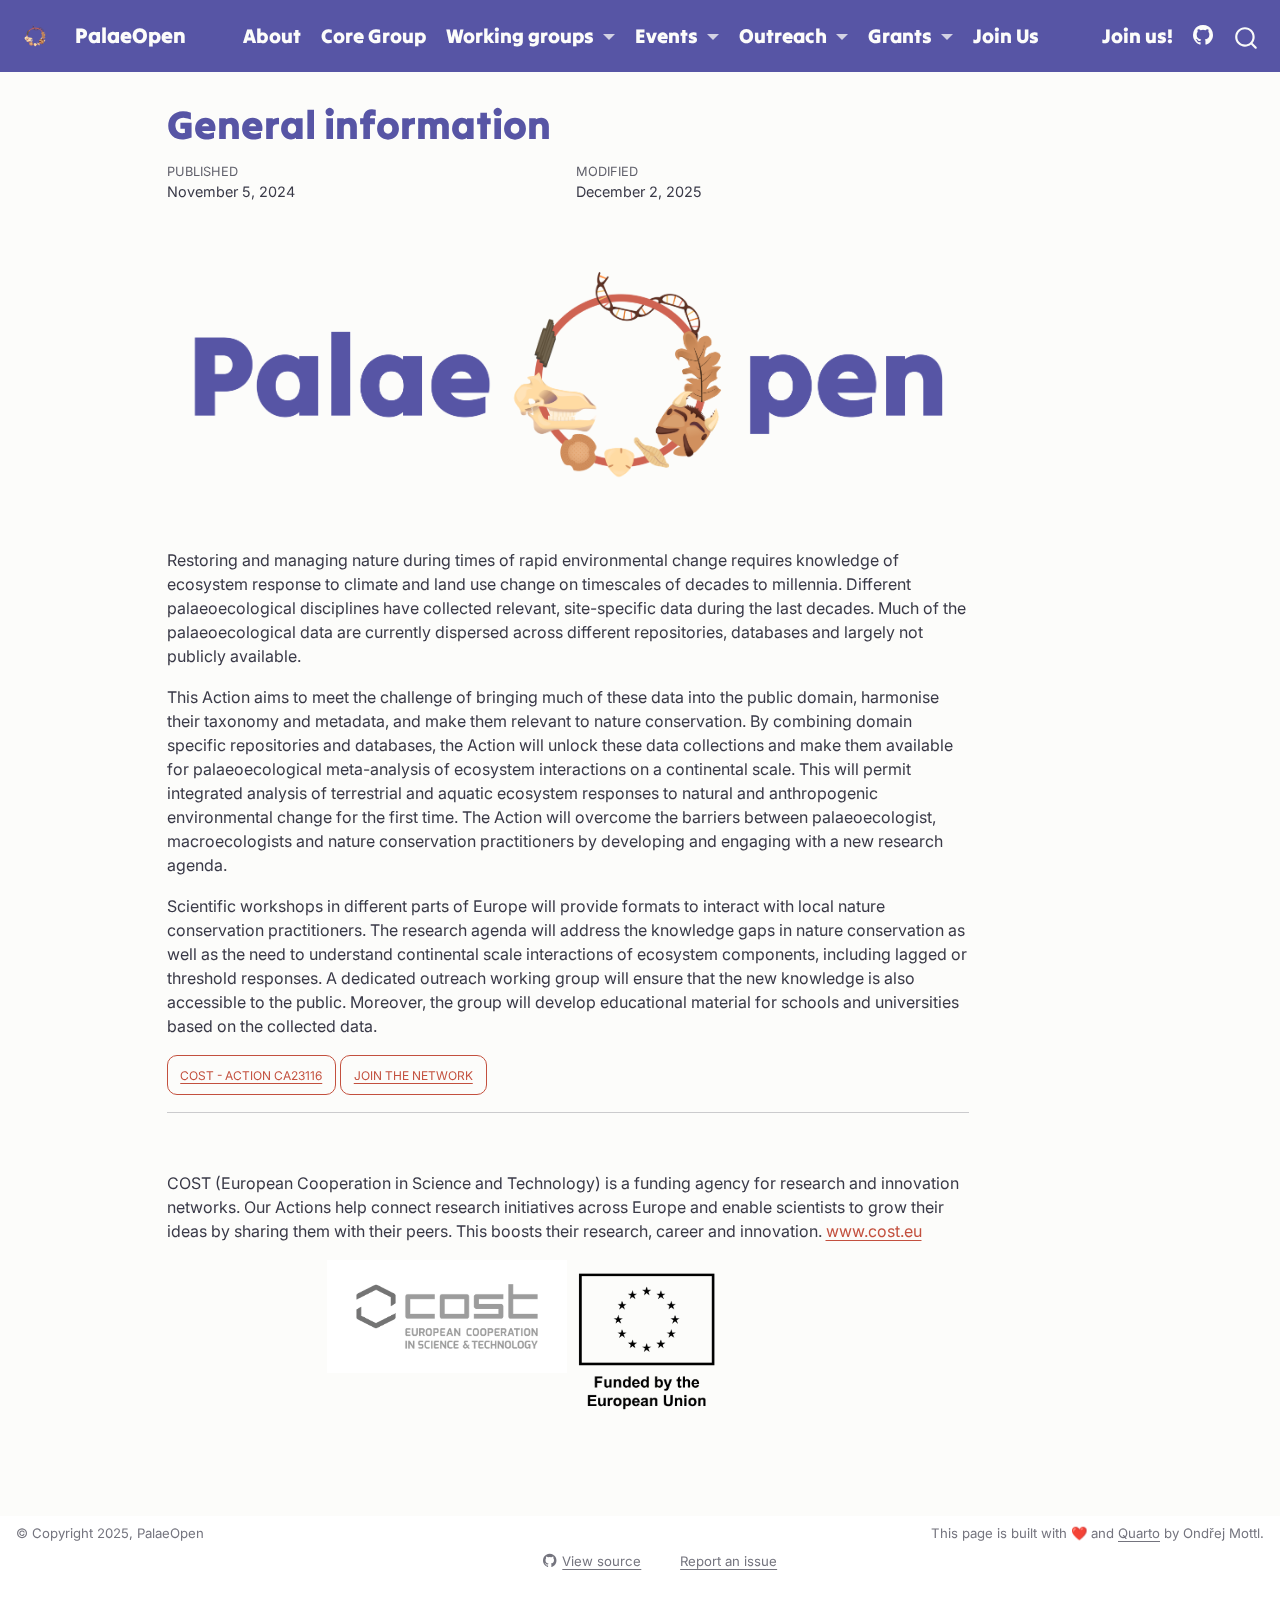
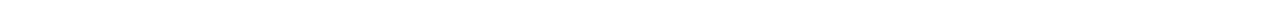
<file: docs/About/about.html>
<!DOCTYPE html>
<html xmlns="http://www.w3.org/1999/xhtml" lang="en" xml:lang="en"><head>

<meta charset="utf-8">
<meta name="generator" content="quarto-1.8.27">

<meta name="viewport" content="width=device-width, initial-scale=1.0, user-scalable=yes">

<meta name="dcterms.date" content="2024-11-05">

<title>General information – PalaeOpen</title>
<style>
code{white-space: pre-wrap;}
span.smallcaps{font-variant: small-caps;}
div.columns{display: flex; gap: min(4vw, 1.5em);}
div.column{flex: auto; overflow-x: auto;}
div.hanging-indent{margin-left: 1.5em; text-indent: -1.5em;}
ul.task-list{list-style: none;}
ul.task-list li input[type="checkbox"] {
  width: 0.8em;
  margin: 0 0.8em 0.2em -1em; /* quarto-specific, see https://github.com/quarto-dev/quarto-cli/issues/4556 */ 
  vertical-align: middle;
}
</style>


<script src="../site_libs/quarto-nav/quarto-nav.js"></script>
<script src="../site_libs/quarto-nav/headroom.min.js"></script>
<script src="../site_libs/clipboard/clipboard.min.js"></script>
<script src="../site_libs/quarto-search/autocomplete.umd.js"></script>
<script src="../site_libs/quarto-search/fuse.min.js"></script>
<script src="../site_libs/quarto-search/quarto-search.js"></script>
<meta name="quarto:offset" content="../">
<link href="../Materials/Logos/PalaeOpen_without_text.png" rel="icon" type="image/png">
<script src="../site_libs/quarto-html/quarto.js" type="module"></script>
<script src="../site_libs/quarto-html/tabsets/tabsets.js" type="module"></script>
<script src="../site_libs/quarto-html/axe/axe-check.js" type="module"></script>
<script src="../site_libs/quarto-html/popper.min.js"></script>
<script src="../site_libs/quarto-html/tippy.umd.min.js"></script>
<script src="../site_libs/quarto-html/anchor.min.js"></script>
<link href="../site_libs/quarto-html/tippy.css" rel="stylesheet">
<link href="../site_libs/quarto-html/quarto-syntax-highlighting-ed96de9b727972fe78a7b5d16c58bf87.css" rel="stylesheet" id="quarto-text-highlighting-styles">
<script src="../site_libs/bootstrap/bootstrap.min.js"></script>
<link href="../site_libs/bootstrap/bootstrap-icons.css" rel="stylesheet">
<link href="../site_libs/bootstrap/bootstrap-016893ed204130580617d1af6a119e04.min.css" rel="stylesheet" append-hash="true" id="quarto-bootstrap" data-mode="light">
<script id="quarto-search-options" type="application/json">{
  "location": "navbar",
  "copy-button": false,
  "collapse-after": 3,
  "panel-placement": "end",
  "type": "overlay",
  "limit": 50,
  "keyboard-shortcut": [
    "f",
    "/",
    "s"
  ],
  "show-item-context": false,
  "language": {
    "search-no-results-text": "No results",
    "search-matching-documents-text": "matching documents",
    "search-copy-link-title": "Copy link to search",
    "search-hide-matches-text": "Hide additional matches",
    "search-more-match-text": "more match in this document",
    "search-more-matches-text": "more matches in this document",
    "search-clear-button-title": "Clear",
    "search-text-placeholder": "",
    "search-detached-cancel-button-title": "Cancel",
    "search-submit-button-title": "Submit",
    "search-label": "Search"
  }
}</script>


</head>

<body class="nav-fixed quarto-light">

<div id="quarto-search-results"></div>
  <header id="quarto-header" class="headroom fixed-top">
    <nav class="navbar navbar-expand-lg " data-bs-theme="dark">
      <div class="navbar-container container-fluid">
      <div class="navbar-brand-container mx-auto">
    <a href="../index.html" class="navbar-brand navbar-brand-logo">
    <img src="../Materials/Logos/PalaeOpen_without_text.png" alt="" class="navbar-logo light-content">
    <img src="../Materials/Logos/PalaeOpen_without_text.png" alt="" class="navbar-logo dark-content">
    </a>
    <a class="navbar-brand" href="../index.html">
    <span class="navbar-title">PalaeOpen</span>
    </a>
  </div>
            <div id="quarto-search" class="" title="Search"></div>
          <button class="navbar-toggler" type="button" data-bs-toggle="collapse" data-bs-target="#navbarCollapse" aria-controls="navbarCollapse" role="menu" aria-expanded="false" aria-label="Toggle navigation" onclick="if (window.quartoToggleHeadroom) { window.quartoToggleHeadroom(); }">
  <span class="navbar-toggler-icon"></span>
</button>
          <div class="collapse navbar-collapse" id="navbarCollapse">
            <ul class="navbar-nav navbar-nav-scroll me-auto">
  <li class="nav-item">
    <a class="nav-link active" href="../About/about.html" aria-current="page"> 
<span class="menu-text">About</span></a>
  </li>  
  <li class="nav-item">
    <a class="nav-link" href="../coregroup.html"> 
<span class="menu-text">Core Group</span></a>
  </li>  
  <li class="nav-item dropdown ">
    <a class="nav-link dropdown-toggle" href="#" id="nav-menu-working-groups" role="link" data-bs-toggle="dropdown" aria-expanded="false">
 <span class="menu-text">Working groups</span>
    </a>
    <ul class="dropdown-menu" aria-labelledby="nav-menu-working-groups">    
        <li>
    <a class="dropdown-item" href="../About/wg1.html">
 <span class="dropdown-text">WG1 - Terrestrial proxies</span></a>
  </li>  
        <li>
    <a class="dropdown-item" href="../About/wg2.html">
 <span class="dropdown-text">WG2 - Aquatic proxies</span></a>
  </li>  
        <li>
    <a class="dropdown-item" href="../About/wg3.html">
 <span class="dropdown-text">WG3 - Infrastructure and Databases</span></a>
  </li>  
        <li>
    <a class="dropdown-item" href="../About/wg4.html">
 <span class="dropdown-text">WG4 - Science communication</span></a>
  </li>  
    </ul>
  </li>
  <li class="nav-item dropdown ">
    <a class="nav-link dropdown-toggle" href="#" id="nav-menu-events" role="link" data-bs-toggle="dropdown" aria-expanded="false">
 <span class="menu-text">Events</span>
    </a>
    <ul class="dropdown-menu" aria-labelledby="nav-menu-events">    
        <li>
    <a class="dropdown-item" href="../events/bulgaria_trainingschool_2026.html">
 <span class="dropdown-text">Bulgaria Training 2026</span></a>
  </li>  
        <li>
    <a class="dropdown-item" href="../events/prague_2025.html">
 <span class="dropdown-text">Prague 2025</span></a>
  </li>  
        <li>
    <a class="dropdown-item" href="../events/macedonia_wg2_2025.html">
 <span class="dropdown-text">WG2 workshop - Macedonia 2025</span></a>
  </li>  
    </ul>
  </li>
  <li class="nav-item dropdown ">
    <a class="nav-link dropdown-toggle" href="#" id="nav-menu-outreach" role="link" data-bs-toggle="dropdown" aria-expanded="false">
 <span class="menu-text">Outreach</span>
    </a>
    <ul class="dropdown-menu" aria-labelledby="nav-menu-outreach">    
        <li>
    <a class="dropdown-item" href="../outreach/press_release_2025.html">
 <span class="dropdown-text">Press Release 2025</span></a>
  </li>  
        <li>
    <a class="dropdown-item" href="../grants/stms/stms_blog_posts.html">
 <span class="dropdown-text">STMS blog posts</span></a>
  </li>  
        <li>
    <a class="dropdown-item" href="../outreach/meetings/meeting_reports.html">
 <span class="dropdown-text">Meeting reports</span></a>
  </li>  
    </ul>
  </li>
  <li class="nav-item dropdown ">
    <a class="nav-link dropdown-toggle" href="#" id="nav-menu-grants" role="link" data-bs-toggle="dropdown" aria-expanded="false">
 <span class="menu-text">Grants</span>
    </a>
    <ul class="dropdown-menu" aria-labelledby="nav-menu-grants">    
        <li>
    <a class="dropdown-item" href="../grants/stms/stms_2026.html">
 <span class="dropdown-text">Open Call for STSM Grants</span></a>
  </li>  
    </ul>
  </li>
  <li class="nav-item">
    <a class="nav-link" href="../join_us.html"> 
<span class="menu-text">Join Us</span></a>
  </li>  
</ul>
            <ul class="navbar-nav navbar-nav-scroll ms-auto">
  <li class="nav-item">
    <a class="nav-link" href="https://e-services.cost.eu/action/CA23116/working-groups/applications"> 
<span class="menu-text">Join us!</span></a>
  </li>  
</ul>
          </div> <!-- /navcollapse -->
            <div class="quarto-navbar-tools">
    <a href="https://github.com/PalaeOpen/" title="" class="quarto-navigation-tool px-1" aria-label=""><i class="bi bi-github"></i></a>
</div>
      </div> <!-- /container-fluid -->
    </nav>
</header>
<!-- content -->
<div id="quarto-content" class="quarto-container page-columns page-rows-contents page-layout-article page-navbar">
<!-- sidebar -->
<!-- margin-sidebar -->
    <div id="quarto-margin-sidebar" class="sidebar margin-sidebar zindex-bottom">
        
    </div>
<!-- main -->
<main class="content" id="quarto-document-content">

<header id="title-block-header" class="quarto-title-block default">
<div class="quarto-title">
<h1 class="title">General information</h1>
</div>



<div class="quarto-title-meta">

    
    <div>
    <div class="quarto-title-meta-heading">Published</div>
    <div class="quarto-title-meta-contents">
      <p class="date">November 5, 2024</p>
    </div>
  </div>
  
    <div>
    <div class="quarto-title-meta-heading">Modified</div>
    <div class="quarto-title-meta-contents">
      <p class="date-modified">December 2, 2025</p>
    </div>
  </div>
    
  </div>
  


</header>


<p><img src="..\Materials/Logos/PalaeOpen.png" class="img-fluid"></p>
<p>Restoring and managing nature during times of rapid environmental change requires knowledge of ecosystem response to climate and land use change on timescales of decades to millennia. Different palaeoecological disciplines have collected relevant, site-specific data during the last decades. Much of the palaeoecological data are currently dispersed across different repositories, databases and largely not publicly available.</p>
<p>This Action aims to meet the challenge of bringing much of these data into the public domain, harmonise their taxonomy and metadata, and make them relevant to nature conservation. By combining domain specific repositories and databases, the Action will unlock these data collections and make them available for palaeoecological meta-analysis of ecosystem interactions on a continental scale. This will permit integrated analysis of terrestrial and aquatic ecosystem responses to natural and anthropogenic environmental change for the first time. The Action will overcome the barriers between palaeoecologist, macroecologists and nature conservation practitioners by developing and engaging with a new research agenda.</p>
<p>Scientific workshops in different parts of Europe will provide formats to interact with local nature conservation practitioners. The research agenda will address the knowledge gaps in nature conservation as well as the need to understand continental scale interactions of ecosystem components, including lagged or threshold responses. A dedicated outreach working group will ensure that the new knowledge is also accessible to the public. Moreover, the group will develop educational material for schools and universities based on the collected data.</p>
<p><a href="https://www.cost.eu/actions/CA23116/" class="btn">COST - Action CA23116</a> <a href="../join_us.html" class="btn">Join the network</a></p>
<hr>
<p><br></p>
<p>COST (European Cooperation in Science and Technology) is a funding agency for research and innovation networks. Our Actions help connect research initiatives across Europe and enable scientists to grow their ideas by sharing them with their peers. This boosts their research, career and innovation. <a href="www.cost.eu">www.cost.eu</a></p>
<div class="columns">
<div class="column" style="width:20%;">

</div><div class="column" style="width:30%;">
<p><img src="..\Materials/Logos/COST/COST_LOGO_rgb_lowresolution.jpg" class="img-fluid"></p>
</div><div class="column" style="width:20%;">
<p><img src="..\Materials/Logos/Horizon Europe/EN V Funded by the EU_BLACK OUTLINE.png" class="img-fluid"></p>
</div><div class="column" style="width:30%;">

</div>
</div>



<a onclick="window.scrollTo(0, 0); return false;" role="button" id="quarto-back-to-top"><i class="bi bi-arrow-up"></i> Back to top</a></main> <!-- /main -->
<script id="quarto-html-after-body" type="application/javascript">
  window.document.addEventListener("DOMContentLoaded", function (event) {
    const icon = "";
    const anchorJS = new window.AnchorJS();
    anchorJS.options = {
      placement: 'right',
      icon: icon
    };
    anchorJS.add('.anchored');
    const isCodeAnnotation = (el) => {
      for (const clz of el.classList) {
        if (clz.startsWith('code-annotation-')) {                     
          return true;
        }
      }
      return false;
    }
    const onCopySuccess = function(e) {
      // button target
      const button = e.trigger;
      // don't keep focus
      button.blur();
      // flash "checked"
      button.classList.add('code-copy-button-checked');
      var currentTitle = button.getAttribute("title");
      button.setAttribute("title", "Copied!");
      let tooltip;
      if (window.bootstrap) {
        button.setAttribute("data-bs-toggle", "tooltip");
        button.setAttribute("data-bs-placement", "left");
        button.setAttribute("data-bs-title", "Copied!");
        tooltip = new bootstrap.Tooltip(button, 
          { trigger: "manual", 
            customClass: "code-copy-button-tooltip",
            offset: [0, -8]});
        tooltip.show();    
      }
      setTimeout(function() {
        if (tooltip) {
          tooltip.hide();
          button.removeAttribute("data-bs-title");
          button.removeAttribute("data-bs-toggle");
          button.removeAttribute("data-bs-placement");
        }
        button.setAttribute("title", currentTitle);
        button.classList.remove('code-copy-button-checked');
      }, 1000);
      // clear code selection
      e.clearSelection();
    }
    const getTextToCopy = function(trigger) {
      const outerScaffold = trigger.parentElement.cloneNode(true);
      const codeEl = outerScaffold.querySelector('code');
      for (const childEl of codeEl.children) {
        if (isCodeAnnotation(childEl)) {
          childEl.remove();
        }
      }
      return codeEl.innerText;
    }
    const clipboard = new window.ClipboardJS('.code-copy-button:not([data-in-quarto-modal])', {
      text: getTextToCopy
    });
    clipboard.on('success', onCopySuccess);
    if (window.document.getElementById('quarto-embedded-source-code-modal')) {
      const clipboardModal = new window.ClipboardJS('.code-copy-button[data-in-quarto-modal]', {
        text: getTextToCopy,
        container: window.document.getElementById('quarto-embedded-source-code-modal')
      });
      clipboardModal.on('success', onCopySuccess);
    }
      var localhostRegex = new RegExp(/^(?:http|https):\/\/localhost\:?[0-9]*\//);
      var mailtoRegex = new RegExp(/^mailto:/);
        var filterRegex = new RegExp("https:\/\/palaeopen\.github\.io\/");
      var isInternal = (href) => {
          return filterRegex.test(href) || localhostRegex.test(href) || mailtoRegex.test(href);
      }
      // Inspect non-navigation links and adorn them if external
     var links = window.document.querySelectorAll('a[href]:not(.nav-link):not(.navbar-brand):not(.toc-action):not(.sidebar-link):not(.sidebar-item-toggle):not(.pagination-link):not(.no-external):not([aria-hidden]):not(.dropdown-item):not(.quarto-navigation-tool):not(.about-link)');
      for (var i=0; i<links.length; i++) {
        const link = links[i];
        if (!isInternal(link.href)) {
          // undo the damage that might have been done by quarto-nav.js in the case of
          // links that we want to consider external
          if (link.dataset.originalHref !== undefined) {
            link.href = link.dataset.originalHref;
          }
        }
      }
    function tippyHover(el, contentFn, onTriggerFn, onUntriggerFn) {
      const config = {
        allowHTML: true,
        maxWidth: 500,
        delay: 100,
        arrow: false,
        appendTo: function(el) {
            return el.parentElement;
        },
        interactive: true,
        interactiveBorder: 10,
        theme: 'quarto',
        placement: 'bottom-start',
      };
      if (contentFn) {
        config.content = contentFn;
      }
      if (onTriggerFn) {
        config.onTrigger = onTriggerFn;
      }
      if (onUntriggerFn) {
        config.onUntrigger = onUntriggerFn;
      }
      window.tippy(el, config); 
    }
    const noterefs = window.document.querySelectorAll('a[role="doc-noteref"]');
    for (var i=0; i<noterefs.length; i++) {
      const ref = noterefs[i];
      tippyHover(ref, function() {
        // use id or data attribute instead here
        let href = ref.getAttribute('data-footnote-href') || ref.getAttribute('href');
        try { href = new URL(href).hash; } catch {}
        const id = href.replace(/^#\/?/, "");
        const note = window.document.getElementById(id);
        if (note) {
          return note.innerHTML;
        } else {
          return "";
        }
      });
    }
    const xrefs = window.document.querySelectorAll('a.quarto-xref');
    const processXRef = (id, note) => {
      // Strip column container classes
      const stripColumnClz = (el) => {
        el.classList.remove("page-full", "page-columns");
        if (el.children) {
          for (const child of el.children) {
            stripColumnClz(child);
          }
        }
      }
      stripColumnClz(note)
      if (id === null || id.startsWith('sec-')) {
        // Special case sections, only their first couple elements
        const container = document.createElement("div");
        if (note.children && note.children.length > 2) {
          container.appendChild(note.children[0].cloneNode(true));
          for (let i = 1; i < note.children.length; i++) {
            const child = note.children[i];
            if (child.tagName === "P" && child.innerText === "") {
              continue;
            } else {
              container.appendChild(child.cloneNode(true));
              break;
            }
          }
          if (window.Quarto?.typesetMath) {
            window.Quarto.typesetMath(container);
          }
          return container.innerHTML
        } else {
          if (window.Quarto?.typesetMath) {
            window.Quarto.typesetMath(note);
          }
          return note.innerHTML;
        }
      } else {
        // Remove any anchor links if they are present
        const anchorLink = note.querySelector('a.anchorjs-link');
        if (anchorLink) {
          anchorLink.remove();
        }
        if (window.Quarto?.typesetMath) {
          window.Quarto.typesetMath(note);
        }
        if (note.classList.contains("callout")) {
          return note.outerHTML;
        } else {
          return note.innerHTML;
        }
      }
    }
    for (var i=0; i<xrefs.length; i++) {
      const xref = xrefs[i];
      tippyHover(xref, undefined, function(instance) {
        instance.disable();
        let url = xref.getAttribute('href');
        let hash = undefined; 
        if (url.startsWith('#')) {
          hash = url;
        } else {
          try { hash = new URL(url).hash; } catch {}
        }
        if (hash) {
          const id = hash.replace(/^#\/?/, "");
          const note = window.document.getElementById(id);
          if (note !== null) {
            try {
              const html = processXRef(id, note.cloneNode(true));
              instance.setContent(html);
            } finally {
              instance.enable();
              instance.show();
            }
          } else {
            // See if we can fetch this
            fetch(url.split('#')[0])
            .then(res => res.text())
            .then(html => {
              const parser = new DOMParser();
              const htmlDoc = parser.parseFromString(html, "text/html");
              const note = htmlDoc.getElementById(id);
              if (note !== null) {
                const html = processXRef(id, note);
                instance.setContent(html);
              } 
            }).finally(() => {
              instance.enable();
              instance.show();
            });
          }
        } else {
          // See if we can fetch a full url (with no hash to target)
          // This is a special case and we should probably do some content thinning / targeting
          fetch(url)
          .then(res => res.text())
          .then(html => {
            const parser = new DOMParser();
            const htmlDoc = parser.parseFromString(html, "text/html");
            const note = htmlDoc.querySelector('main.content');
            if (note !== null) {
              // This should only happen for chapter cross references
              // (since there is no id in the URL)
              // remove the first header
              if (note.children.length > 0 && note.children[0].tagName === "HEADER") {
                note.children[0].remove();
              }
              const html = processXRef(null, note);
              instance.setContent(html);
            } 
          }).finally(() => {
            instance.enable();
            instance.show();
          });
        }
      }, function(instance) {
      });
    }
        let selectedAnnoteEl;
        const selectorForAnnotation = ( cell, annotation) => {
          let cellAttr = 'data-code-cell="' + cell + '"';
          let lineAttr = 'data-code-annotation="' +  annotation + '"';
          const selector = 'span[' + cellAttr + '][' + lineAttr + ']';
          return selector;
        }
        const selectCodeLines = (annoteEl) => {
          const doc = window.document;
          const targetCell = annoteEl.getAttribute("data-target-cell");
          const targetAnnotation = annoteEl.getAttribute("data-target-annotation");
          const annoteSpan = window.document.querySelector(selectorForAnnotation(targetCell, targetAnnotation));
          const lines = annoteSpan.getAttribute("data-code-lines").split(",");
          const lineIds = lines.map((line) => {
            return targetCell + "-" + line;
          })
          let top = null;
          let height = null;
          let parent = null;
          if (lineIds.length > 0) {
              //compute the position of the single el (top and bottom and make a div)
              const el = window.document.getElementById(lineIds[0]);
              top = el.offsetTop;
              height = el.offsetHeight;
              parent = el.parentElement.parentElement;
            if (lineIds.length > 1) {
              const lastEl = window.document.getElementById(lineIds[lineIds.length - 1]);
              const bottom = lastEl.offsetTop + lastEl.offsetHeight;
              height = bottom - top;
            }
            if (top !== null && height !== null && parent !== null) {
              // cook up a div (if necessary) and position it 
              let div = window.document.getElementById("code-annotation-line-highlight");
              if (div === null) {
                div = window.document.createElement("div");
                div.setAttribute("id", "code-annotation-line-highlight");
                div.style.position = 'absolute';
                parent.appendChild(div);
              }
              div.style.top = top - 2 + "px";
              div.style.height = height + 4 + "px";
              div.style.left = 0;
              let gutterDiv = window.document.getElementById("code-annotation-line-highlight-gutter");
              if (gutterDiv === null) {
                gutterDiv = window.document.createElement("div");
                gutterDiv.setAttribute("id", "code-annotation-line-highlight-gutter");
                gutterDiv.style.position = 'absolute';
                const codeCell = window.document.getElementById(targetCell);
                const gutter = codeCell.querySelector('.code-annotation-gutter');
                gutter.appendChild(gutterDiv);
              }
              gutterDiv.style.top = top - 2 + "px";
              gutterDiv.style.height = height + 4 + "px";
            }
            selectedAnnoteEl = annoteEl;
          }
        };
        const unselectCodeLines = () => {
          const elementsIds = ["code-annotation-line-highlight", "code-annotation-line-highlight-gutter"];
          elementsIds.forEach((elId) => {
            const div = window.document.getElementById(elId);
            if (div) {
              div.remove();
            }
          });
          selectedAnnoteEl = undefined;
        };
          // Handle positioning of the toggle
      window.addEventListener(
        "resize",
        throttle(() => {
          elRect = undefined;
          if (selectedAnnoteEl) {
            selectCodeLines(selectedAnnoteEl);
          }
        }, 10)
      );
      function throttle(fn, ms) {
      let throttle = false;
      let timer;
        return (...args) => {
          if(!throttle) { // first call gets through
              fn.apply(this, args);
              throttle = true;
          } else { // all the others get throttled
              if(timer) clearTimeout(timer); // cancel #2
              timer = setTimeout(() => {
                fn.apply(this, args);
                timer = throttle = false;
              }, ms);
          }
        };
      }
        // Attach click handler to the DT
        const annoteDls = window.document.querySelectorAll('dt[data-target-cell]');
        for (const annoteDlNode of annoteDls) {
          annoteDlNode.addEventListener('click', (event) => {
            const clickedEl = event.target;
            if (clickedEl !== selectedAnnoteEl) {
              unselectCodeLines();
              const activeEl = window.document.querySelector('dt[data-target-cell].code-annotation-active');
              if (activeEl) {
                activeEl.classList.remove('code-annotation-active');
              }
              selectCodeLines(clickedEl);
              clickedEl.classList.add('code-annotation-active');
            } else {
              // Unselect the line
              unselectCodeLines();
              clickedEl.classList.remove('code-annotation-active');
            }
          });
        }
    const findCites = (el) => {
      const parentEl = el.parentElement;
      if (parentEl) {
        const cites = parentEl.dataset.cites;
        if (cites) {
          return {
            el,
            cites: cites.split(' ')
          };
        } else {
          return findCites(el.parentElement)
        }
      } else {
        return undefined;
      }
    };
    var bibliorefs = window.document.querySelectorAll('a[role="doc-biblioref"]');
    for (var i=0; i<bibliorefs.length; i++) {
      const ref = bibliorefs[i];
      const citeInfo = findCites(ref);
      if (citeInfo) {
        tippyHover(citeInfo.el, function() {
          var popup = window.document.createElement('div');
          citeInfo.cites.forEach(function(cite) {
            var citeDiv = window.document.createElement('div');
            citeDiv.classList.add('hanging-indent');
            citeDiv.classList.add('csl-entry');
            var biblioDiv = window.document.getElementById('ref-' + cite);
            if (biblioDiv) {
              citeDiv.innerHTML = biblioDiv.innerHTML;
            }
            popup.appendChild(citeDiv);
          });
          return popup.innerHTML;
        });
      }
    }
  });
  </script>
</div> <!-- /content -->
<footer class="footer">
  <div class="nav-footer">
    <div class="nav-footer-left">
<p>© Copyright 2025, PalaeOpen</p>
</div>   
    <div class="nav-footer-center">
      &nbsp;
    <div class="toc-actions"><ul><li><a href="https://github.com/PalaeOpen/PalaeOpen.github.io/blob/main/About/about.qmd" class="toc-action"><i class="bi bi-github"></i>View source</a></li><li><a href="https://github.com/PalaeOpen/PalaeOpen.github.io/issues" class="toc-action"><i class="bi empty"></i>Report an issue</a></li></ul></div></div>
    <div class="nav-footer-right">
<p>This page is built with ❤️ and <a href="https://quarto.org/">Quarto</a> by Ondřej Mottl.</p>
</div>
  </div>
</footer>




</body></html>
</file>
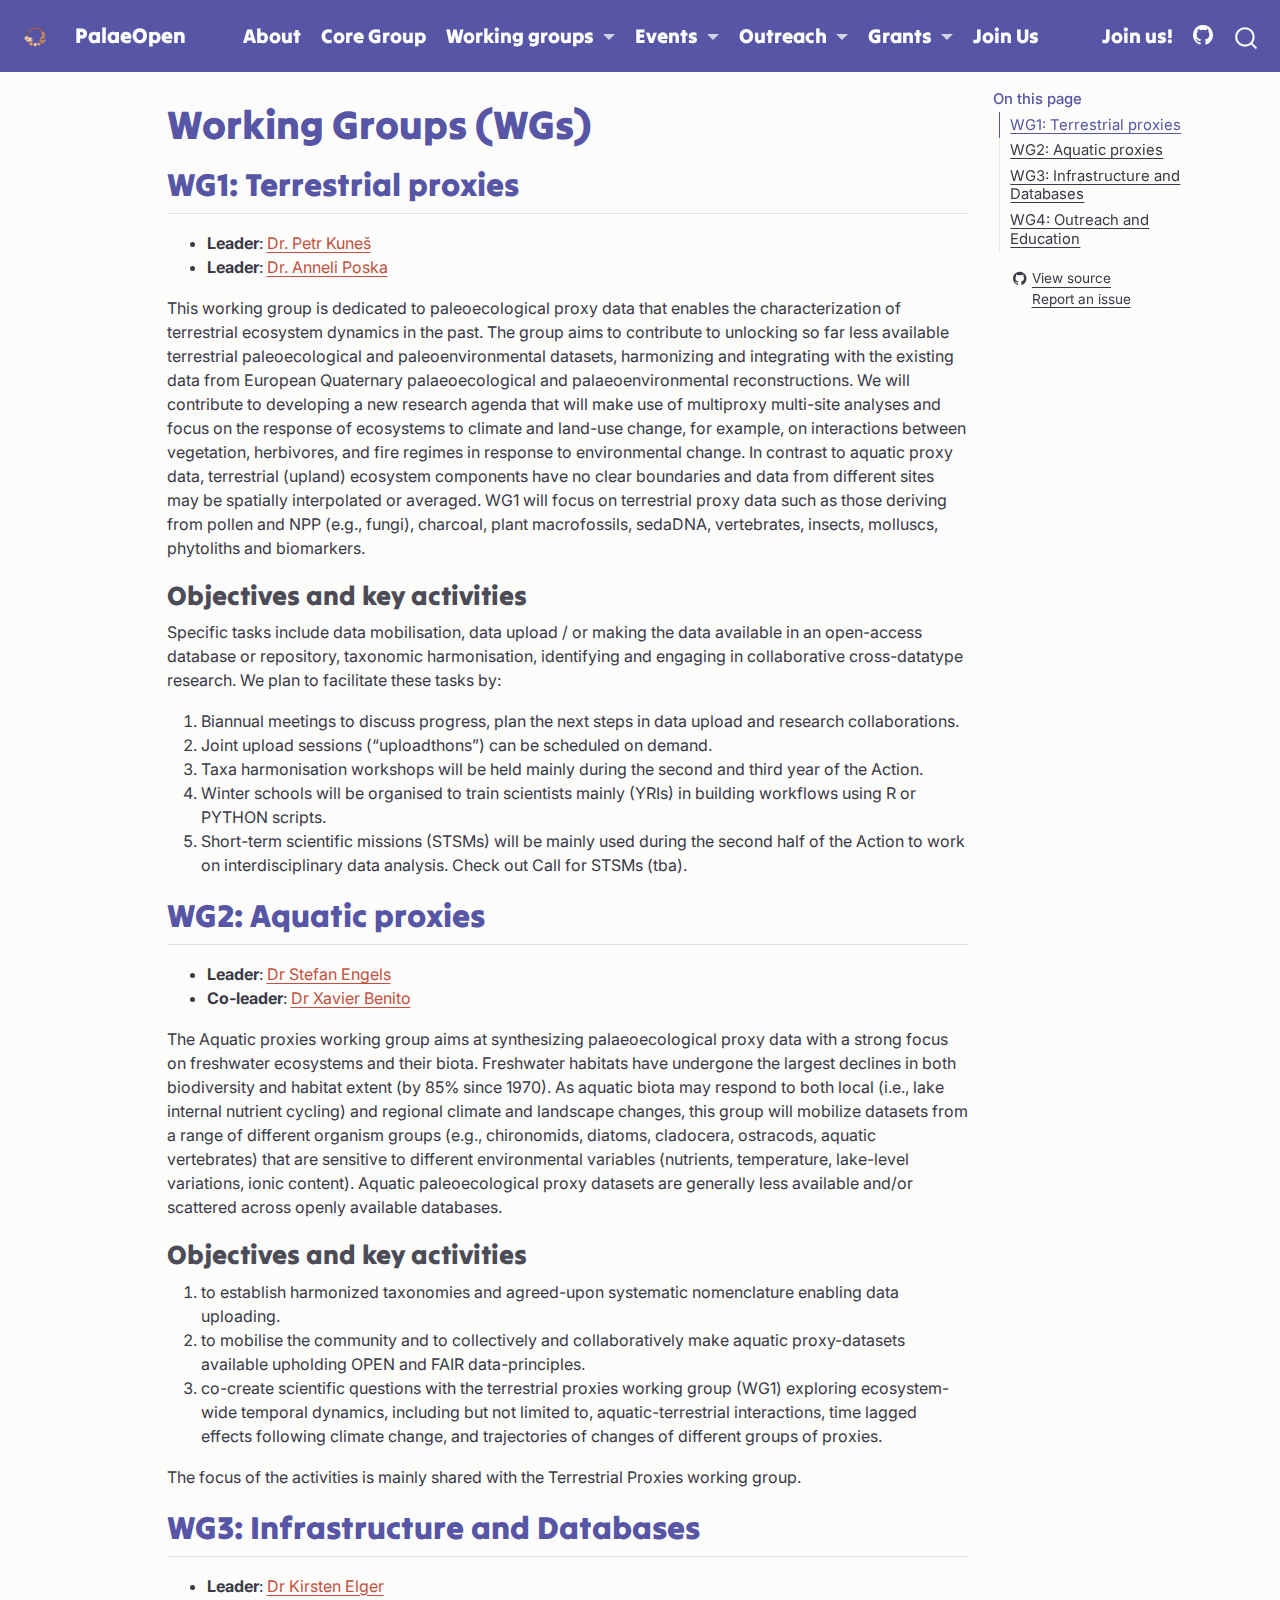
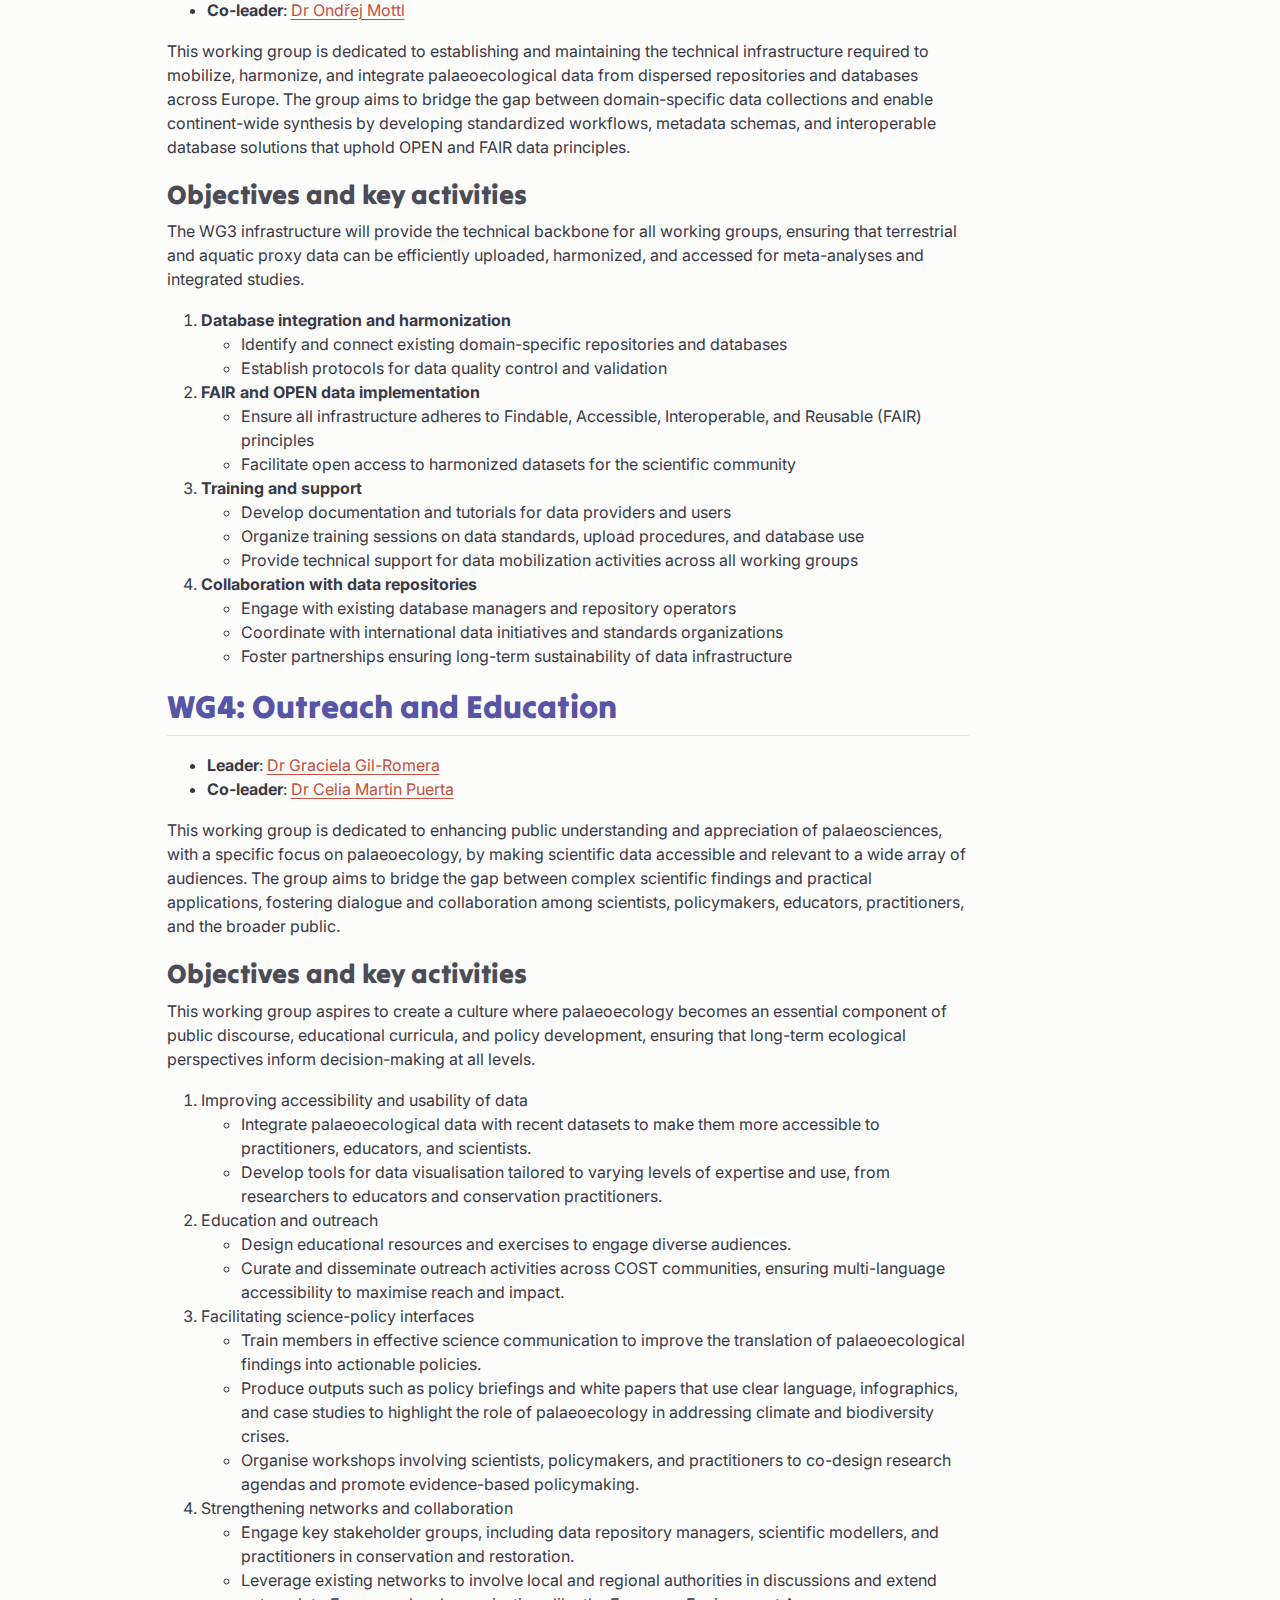
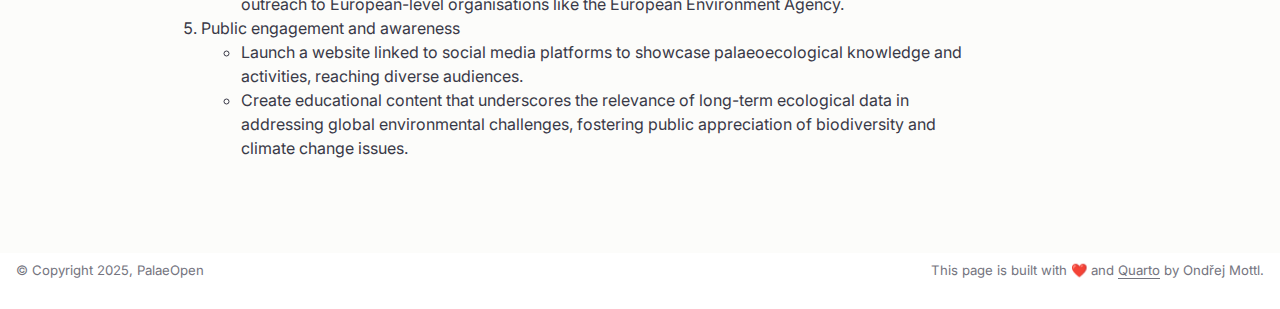
<file: docs/About/working_groups.html>
<!DOCTYPE html>
<html xmlns="http://www.w3.org/1999/xhtml" lang="en" xml:lang="en"><head>

<meta charset="utf-8">
<meta name="generator" content="quarto-1.8.27">

<meta name="viewport" content="width=device-width, initial-scale=1.0, user-scalable=yes">


<title>Working Groups (WGs) – PalaeOpen</title>
<style>
code{white-space: pre-wrap;}
span.smallcaps{font-variant: small-caps;}
div.columns{display: flex; gap: min(4vw, 1.5em);}
div.column{flex: auto; overflow-x: auto;}
div.hanging-indent{margin-left: 1.5em; text-indent: -1.5em;}
ul.task-list{list-style: none;}
ul.task-list li input[type="checkbox"] {
  width: 0.8em;
  margin: 0 0.8em 0.2em -1em; /* quarto-specific, see https://github.com/quarto-dev/quarto-cli/issues/4556 */ 
  vertical-align: middle;
}
</style>


<script src="../site_libs/quarto-nav/quarto-nav.js"></script>
<script src="../site_libs/quarto-nav/headroom.min.js"></script>
<script src="../site_libs/clipboard/clipboard.min.js"></script>
<script src="../site_libs/quarto-search/autocomplete.umd.js"></script>
<script src="../site_libs/quarto-search/fuse.min.js"></script>
<script src="../site_libs/quarto-search/quarto-search.js"></script>
<meta name="quarto:offset" content="../">
<link href="../Materials/Logos/PalaeOpen_without_text.png" rel="icon" type="image/png">
<script src="../site_libs/quarto-html/quarto.js" type="module"></script>
<script src="../site_libs/quarto-html/tabsets/tabsets.js" type="module"></script>
<script src="../site_libs/quarto-html/axe/axe-check.js" type="module"></script>
<script src="../site_libs/quarto-html/popper.min.js"></script>
<script src="../site_libs/quarto-html/tippy.umd.min.js"></script>
<script src="../site_libs/quarto-html/anchor.min.js"></script>
<link href="../site_libs/quarto-html/tippy.css" rel="stylesheet">
<link href="../site_libs/quarto-html/quarto-syntax-highlighting-ed96de9b727972fe78a7b5d16c58bf87.css" rel="stylesheet" id="quarto-text-highlighting-styles">
<script src="../site_libs/bootstrap/bootstrap.min.js"></script>
<link href="../site_libs/bootstrap/bootstrap-icons.css" rel="stylesheet">
<link href="../site_libs/bootstrap/bootstrap-016893ed204130580617d1af6a119e04.min.css" rel="stylesheet" append-hash="true" id="quarto-bootstrap" data-mode="light">
<script id="quarto-search-options" type="application/json">{
  "location": "navbar",
  "copy-button": false,
  "collapse-after": 3,
  "panel-placement": "end",
  "type": "overlay",
  "limit": 50,
  "keyboard-shortcut": [
    "f",
    "/",
    "s"
  ],
  "show-item-context": false,
  "language": {
    "search-no-results-text": "No results",
    "search-matching-documents-text": "matching documents",
    "search-copy-link-title": "Copy link to search",
    "search-hide-matches-text": "Hide additional matches",
    "search-more-match-text": "more match in this document",
    "search-more-matches-text": "more matches in this document",
    "search-clear-button-title": "Clear",
    "search-text-placeholder": "",
    "search-detached-cancel-button-title": "Cancel",
    "search-submit-button-title": "Submit",
    "search-label": "Search"
  }
}</script>


</head>

<body class="nav-fixed quarto-light">

<div id="quarto-search-results"></div>
  <header id="quarto-header" class="headroom fixed-top">
    <nav class="navbar navbar-expand-lg " data-bs-theme="dark">
      <div class="navbar-container container-fluid">
      <div class="navbar-brand-container mx-auto">
    <a href="../index.html" class="navbar-brand navbar-brand-logo">
    <img src="../Materials/Logos/PalaeOpen_without_text.png" alt="" class="navbar-logo light-content">
    <img src="../Materials/Logos/PalaeOpen_without_text.png" alt="" class="navbar-logo dark-content">
    </a>
    <a class="navbar-brand" href="../index.html">
    <span class="navbar-title">PalaeOpen</span>
    </a>
  </div>
            <div id="quarto-search" class="" title="Search"></div>
          <button class="navbar-toggler" type="button" data-bs-toggle="collapse" data-bs-target="#navbarCollapse" aria-controls="navbarCollapse" role="menu" aria-expanded="false" aria-label="Toggle navigation" onclick="if (window.quartoToggleHeadroom) { window.quartoToggleHeadroom(); }">
  <span class="navbar-toggler-icon"></span>
</button>
          <div class="collapse navbar-collapse" id="navbarCollapse">
            <ul class="navbar-nav navbar-nav-scroll me-auto">
  <li class="nav-item">
    <a class="nav-link" href="../About/about.html"> 
<span class="menu-text">About</span></a>
  </li>  
  <li class="nav-item">
    <a class="nav-link" href="../coregroup.html"> 
<span class="menu-text">Core Group</span></a>
  </li>  
  <li class="nav-item dropdown ">
    <a class="nav-link dropdown-toggle" href="#" id="nav-menu-working-groups" role="link" data-bs-toggle="dropdown" aria-expanded="false">
 <span class="menu-text">Working groups</span>
    </a>
    <ul class="dropdown-menu" aria-labelledby="nav-menu-working-groups">    
        <li>
    <a class="dropdown-item" href="../About/wg1.html">
 <span class="dropdown-text">WG1 - Terrestrial proxies</span></a>
  </li>  
        <li>
    <a class="dropdown-item" href="../About/wg2.html">
 <span class="dropdown-text">WG2 - Aquatic proxies</span></a>
  </li>  
        <li>
    <a class="dropdown-item" href="../About/wg3.html">
 <span class="dropdown-text">WG3 - Infrastructure and Databases</span></a>
  </li>  
        <li>
    <a class="dropdown-item" href="../About/wg4.html">
 <span class="dropdown-text">WG4 - Science communication</span></a>
  </li>  
    </ul>
  </li>
  <li class="nav-item dropdown ">
    <a class="nav-link dropdown-toggle" href="#" id="nav-menu-events" role="link" data-bs-toggle="dropdown" aria-expanded="false">
 <span class="menu-text">Events</span>
    </a>
    <ul class="dropdown-menu" aria-labelledby="nav-menu-events">    
        <li>
    <a class="dropdown-item" href="../events/bulgaria_trainingschool_2026.html">
 <span class="dropdown-text">Bulgaria Training 2026</span></a>
  </li>  
        <li>
    <a class="dropdown-item" href="../events/prague_2025.html">
 <span class="dropdown-text">Prague 2025</span></a>
  </li>  
        <li>
    <a class="dropdown-item" href="../events/macedonia_wg2_2025.html">
 <span class="dropdown-text">WG2 workshop - Macedonia 2025</span></a>
  </li>  
    </ul>
  </li>
  <li class="nav-item dropdown ">
    <a class="nav-link dropdown-toggle" href="#" id="nav-menu-outreach" role="link" data-bs-toggle="dropdown" aria-expanded="false">
 <span class="menu-text">Outreach</span>
    </a>
    <ul class="dropdown-menu" aria-labelledby="nav-menu-outreach">    
        <li>
    <a class="dropdown-item" href="../outreach/press_release_2025.html">
 <span class="dropdown-text">Press Release 2025</span></a>
  </li>  
        <li>
    <a class="dropdown-item" href="../grants/stms/stms_blog_posts.html">
 <span class="dropdown-text">STMS blog posts</span></a>
  </li>  
        <li>
    <a class="dropdown-item" href="../outreach/meetings/meeting_reports.html">
 <span class="dropdown-text">Meeting reports</span></a>
  </li>  
    </ul>
  </li>
  <li class="nav-item dropdown ">
    <a class="nav-link dropdown-toggle" href="#" id="nav-menu-grants" role="link" data-bs-toggle="dropdown" aria-expanded="false">
 <span class="menu-text">Grants</span>
    </a>
    <ul class="dropdown-menu" aria-labelledby="nav-menu-grants">    
        <li>
    <a class="dropdown-item" href="../grants/stms/stms_2026.html">
 <span class="dropdown-text">Open Call for STSM Grants</span></a>
  </li>  
    </ul>
  </li>
  <li class="nav-item">
    <a class="nav-link" href="../join_us.html"> 
<span class="menu-text">Join Us</span></a>
  </li>  
</ul>
            <ul class="navbar-nav navbar-nav-scroll ms-auto">
  <li class="nav-item">
    <a class="nav-link" href="https://e-services.cost.eu/action/CA23116/working-groups/applications"> 
<span class="menu-text">Join us!</span></a>
  </li>  
</ul>
          </div> <!-- /navcollapse -->
            <div class="quarto-navbar-tools">
    <a href="https://github.com/PalaeOpen/" title="" class="quarto-navigation-tool px-1" aria-label=""><i class="bi bi-github"></i></a>
</div>
      </div> <!-- /container-fluid -->
    </nav>
</header>
<!-- content -->
<div id="quarto-content" class="quarto-container page-columns page-rows-contents page-layout-article page-navbar">
<!-- sidebar -->
<!-- margin-sidebar -->
    <div id="quarto-margin-sidebar" class="sidebar margin-sidebar">
        <nav id="TOC" role="doc-toc" class="toc-active">
    <h2 id="toc-title">On this page</h2>
   
  <ul class="collapse">
  <li><a href="#wg1-terrestrial-proxies" id="toc-wg1-terrestrial-proxies" class="nav-link active" data-scroll-target="#wg1-terrestrial-proxies">WG1: Terrestrial proxies</a></li>
  <li><a href="#wg2-aquatic-proxies" id="toc-wg2-aquatic-proxies" class="nav-link" data-scroll-target="#wg2-aquatic-proxies">WG2: Aquatic proxies</a></li>
  <li><a href="#wg3-infrastructure-and-databases" id="toc-wg3-infrastructure-and-databases" class="nav-link" data-scroll-target="#wg3-infrastructure-and-databases">WG3: Infrastructure and Databases</a></li>
  <li><a href="#wg4-outreach-and-education" id="toc-wg4-outreach-and-education" class="nav-link" data-scroll-target="#wg4-outreach-and-education">WG4: Outreach and Education</a></li>
  </ul>
<div class="toc-actions"><ul class="collapse"><li><a href="https://github.com/PalaeOpen/PalaeOpen.github.io/blob/main/About/working_groups.qmd" class="toc-action"><i class="bi bi-github"></i>View source</a></li><li><a href="https://github.com/PalaeOpen/PalaeOpen.github.io/issues" class="toc-action"><i class="bi empty"></i>Report an issue</a></li></ul></div></nav>
    </div>
<!-- main -->
<main class="content" id="quarto-document-content">

<header id="title-block-header" class="quarto-title-block default">
<div class="quarto-title">
<h1 class="title">Working Groups (WGs)</h1>
</div>



<div class="quarto-title-meta">

    
  
    
  </div>
  


</header>


<section id="wg1-terrestrial-proxies" class="level2">
<h2 class="anchored" data-anchor-id="wg1-terrestrial-proxies">WG1: Terrestrial proxies</h2>
<ul>
<li><strong>Leader</strong>: <a href="../coregroup.html#dr-petr-kuneš">Dr.&nbsp;Petr Kuneš</a></li>
<li><strong>Leader</strong>: <a href="../coregroup.html#anneli-poska">Dr.&nbsp;Anneli Poska</a></li>
</ul>
<p>This working group is dedicated to paleoecological proxy data that enables the characterization of terrestrial ecosystem dynamics in the past. The group aims to contribute to unlocking so far less available terrestrial paleoecological and paleoenvironmental datasets, harmonizing and integrating with the existing data from European Quaternary palaeoecological and palaeoenvironmental reconstructions. We will contribute to developing a new research agenda that will make use of multiproxy multi-site analyses and focus on the response of ecosystems to climate and land-use change, for example, on interactions between vegetation, herbivores, and fire regimes in response to environmental change. In contrast to aquatic proxy data, terrestrial (upland) ecosystem components have no clear boundaries and data from different sites may be spatially interpolated or averaged. WG1 will focus on terrestrial proxy data such as those deriving from pollen and NPP (e.g., fungi), charcoal, plant macrofossils, sedaDNA, vertebrates, insects, molluscs, phytoliths and biomarkers.</p>
<section id="objectives-and-key-activities" class="level3">
<h3 class="anchored" data-anchor-id="objectives-and-key-activities"><strong>Objectives and key activities</strong></h3>
<p>Specific tasks include data mobilisation, data upload / or making the data available in an open-access database or repository, taxonomic harmonisation, identifying and engaging in collaborative cross-datatype research. We plan to facilitate these tasks by:</p>
<ol type="1">
<li>Biannual meetings to discuss progress, plan the next steps in data upload and research collaborations.</li>
<li>Joint upload sessions (“uploadthons”) can be scheduled on demand.</li>
<li>Taxa harmonisation workshops will be held mainly during the second and third year of the Action.</li>
<li>Winter schools will be organised to train scientists mainly (YRIs) in building workflows using R or PYTHON scripts.</li>
<li>Short-term scientific missions (STSMs) will be mainly used during the second half of the Action to work on interdisciplinary data analysis. Check out Call for STSMs (tba).</li>
</ol>
</section>
</section>
<section id="wg2-aquatic-proxies" class="level2">
<h2 class="anchored" data-anchor-id="wg2-aquatic-proxies">WG2: Aquatic proxies</h2>
<ul>
<li><strong>Leader</strong>: <a href="../coregroup.html#dr-stefan-engels">Dr Stefan Engels</a></li>
<li><strong>Co-leader</strong>: <a href="../coregroup.html#dr-xavier-benito">Dr Xavier Benito</a></li>
</ul>
<p>The Aquatic proxies working group aims at synthesizing palaeoecological proxy data with a strong focus on freshwater ecosystems and their biota. Freshwater habitats have undergone the largest declines in both biodiversity and habitat extent (by 85% since 1970). As aquatic biota may respond to both local (i.e., lake internal nutrient cycling) and regional climate and landscape changes, this group will mobilize datasets from a range of different organism groups (e.g., chironomids, diatoms, cladocera, ostracods, aquatic vertebrates) that are sensitive to different environmental variables (nutrients, temperature, lake-level variations, ionic content). Aquatic paleoecological proxy datasets are generally less available and/or scattered across openly available databases.</p>
<section id="objectives-and-key-activities-1" class="level3">
<h3 class="anchored" data-anchor-id="objectives-and-key-activities-1"><strong>Objectives and key activities</strong></h3>
<ol type="1">
<li>to establish harmonized taxonomies and agreed-upon systematic nomenclature enabling data uploading.</li>
<li>to mobilise the community and to collectively and collaboratively make aquatic proxy-datasets available upholding OPEN and FAIR data-principles.</li>
<li>co-create scientific questions with the terrestrial proxies working group (WG1) exploring ecosystem-wide temporal dynamics, including but not limited to, aquatic-terrestrial interactions, time lagged effects following climate change, and trajectories of changes of different groups of proxies.</li>
</ol>
<p>The focus of the activities is mainly shared with the Terrestrial Proxies working group.</p>
</section>
</section>
<section id="wg3-infrastructure-and-databases" class="level2">
<h2 class="anchored" data-anchor-id="wg3-infrastructure-and-databases">WG3: Infrastructure and Databases</h2>
<ul>
<li><strong>Leader</strong>: <a href="../coregroup.html#dr-kirsten-elger">Dr Kirsten Elger</a></li>
<li><strong>Co-leader</strong>: <a href="../coregroup.html#dr-ondřej-mottl">Dr Ondřej Mottl</a></li>
</ul>
<p>This working group is dedicated to establishing and maintaining the technical infrastructure required to mobilize, harmonize, and integrate palaeoecological data from dispersed repositories and databases across Europe. The group aims to bridge the gap between domain-specific data collections and enable continent-wide synthesis by developing standardized workflows, metadata schemas, and interoperable database solutions that uphold OPEN and FAIR data principles.</p>
<section id="objectives-and-key-activities-2" class="level3">
<h3 class="anchored" data-anchor-id="objectives-and-key-activities-2"><strong>Objectives and key activities</strong></h3>
<p>The WG3 infrastructure will provide the technical backbone for all working groups, ensuring that terrestrial and aquatic proxy data can be efficiently uploaded, harmonized, and accessed for meta-analyses and integrated studies.</p>
<ol type="1">
<li><strong>Database integration and harmonization</strong>
<ul>
<li>Identify and connect existing domain-specific repositories and databases</li>
<li>Establish protocols for data quality control and validation</li>
</ul></li>
<li><strong>FAIR and OPEN data implementation</strong>
<ul>
<li>Ensure all infrastructure adheres to Findable, Accessible, Interoperable, and Reusable (FAIR) principles</li>
<li>Facilitate open access to harmonized datasets for the scientific community</li>
</ul></li>
<li><strong>Training and support</strong>
<ul>
<li>Develop documentation and tutorials for data providers and users</li>
<li>Organize training sessions on data standards, upload procedures, and database use</li>
<li>Provide technical support for data mobilization activities across all working groups</li>
</ul></li>
<li><strong>Collaboration with data repositories</strong>
<ul>
<li>Engage with existing database managers and repository operators</li>
<li>Coordinate with international data initiatives and standards organizations</li>
<li>Foster partnerships ensuring long-term sustainability of data infrastructure</li>
</ul></li>
</ol>
</section>
</section>
<section id="wg4-outreach-and-education" class="level2">
<h2 class="anchored" data-anchor-id="wg4-outreach-and-education">WG4: Outreach and Education</h2>
<ul>
<li><strong>Leader</strong>: <a href="../coregroup.html#dr-graciela-gil-romera">Dr Graciela Gil-Romera</a></li>
<li><strong>Co-leader</strong>: <a href="../coregroup.html#dr-celia-martin-puerta">Dr Celia Martin Puerta</a></li>
</ul>
<p>This working group is dedicated to enhancing public understanding and appreciation of palaeosciences, with a specific focus on palaeoecology, by making scientific data accessible and relevant to a wide array of audiences. The group aims to bridge the gap between complex scientific findings and practical applications, fostering dialogue and collaboration among scientists, policymakers, educators, practitioners, and the broader public.</p>
<section id="objectives-and-key-activities-3" class="level3">
<h3 class="anchored" data-anchor-id="objectives-and-key-activities-3"><strong>Objectives and key activities</strong></h3>
<p>This working group aspires to create a culture where palaeoecology becomes an essential component of public discourse, educational curricula, and policy development, ensuring that long-term ecological perspectives inform decision-making at all levels.</p>
<ol type="1">
<li>Improving accessibility and usability of data
<ul>
<li>Integrate palaeoecological data with recent datasets to make them more accessible to practitioners, educators, and scientists.</li>
<li>Develop tools for data visualisation tailored to varying levels of expertise and use, from researchers to educators and conservation practitioners.</li>
</ul></li>
<li>Education and outreach
<ul>
<li>Design educational resources and exercises to engage diverse audiences.</li>
<li>Curate and disseminate outreach activities across COST communities, ensuring multi-language accessibility to maximise reach and impact.</li>
</ul></li>
<li>Facilitating science-policy interfaces
<ul>
<li>Train members in effective science communication to improve the translation of palaeoecological findings into actionable policies.</li>
<li>Produce outputs such as policy briefings and white papers that use clear language, infographics, and case studies to highlight the role of palaeoecology in addressing climate and biodiversity crises.</li>
<li>Organise workshops involving scientists, policymakers, and practitioners to co-design research agendas and promote evidence-based policymaking.</li>
</ul></li>
<li>Strengthening networks and collaboration
<ul>
<li>Engage key stakeholder groups, including data repository managers, scientific modellers, and practitioners in conservation and restoration.</li>
<li>Leverage existing networks to involve local and regional authorities in discussions and extend outreach to European-level organisations like the European Environment Agency.</li>
</ul></li>
<li>Public engagement and awareness
<ul>
<li>Launch a website linked to social media platforms to showcase palaeoecological knowledge and activities, reaching diverse audiences.</li>
<li>Create educational content that underscores the relevance of long-term ecological data in addressing global environmental challenges, fostering public appreciation of biodiversity and climate change issues.</li>
</ul></li>
</ol>


</section>
</section>

<a onclick="window.scrollTo(0, 0); return false;" role="button" id="quarto-back-to-top"><i class="bi bi-arrow-up"></i> Back to top</a></main> <!-- /main -->
<script id="quarto-html-after-body" type="application/javascript">
  window.document.addEventListener("DOMContentLoaded", function (event) {
    const icon = "";
    const anchorJS = new window.AnchorJS();
    anchorJS.options = {
      placement: 'right',
      icon: icon
    };
    anchorJS.add('.anchored');
    const isCodeAnnotation = (el) => {
      for (const clz of el.classList) {
        if (clz.startsWith('code-annotation-')) {                     
          return true;
        }
      }
      return false;
    }
    const onCopySuccess = function(e) {
      // button target
      const button = e.trigger;
      // don't keep focus
      button.blur();
      // flash "checked"
      button.classList.add('code-copy-button-checked');
      var currentTitle = button.getAttribute("title");
      button.setAttribute("title", "Copied!");
      let tooltip;
      if (window.bootstrap) {
        button.setAttribute("data-bs-toggle", "tooltip");
        button.setAttribute("data-bs-placement", "left");
        button.setAttribute("data-bs-title", "Copied!");
        tooltip = new bootstrap.Tooltip(button, 
          { trigger: "manual", 
            customClass: "code-copy-button-tooltip",
            offset: [0, -8]});
        tooltip.show();    
      }
      setTimeout(function() {
        if (tooltip) {
          tooltip.hide();
          button.removeAttribute("data-bs-title");
          button.removeAttribute("data-bs-toggle");
          button.removeAttribute("data-bs-placement");
        }
        button.setAttribute("title", currentTitle);
        button.classList.remove('code-copy-button-checked');
      }, 1000);
      // clear code selection
      e.clearSelection();
    }
    const getTextToCopy = function(trigger) {
      const outerScaffold = trigger.parentElement.cloneNode(true);
      const codeEl = outerScaffold.querySelector('code');
      for (const childEl of codeEl.children) {
        if (isCodeAnnotation(childEl)) {
          childEl.remove();
        }
      }
      return codeEl.innerText;
    }
    const clipboard = new window.ClipboardJS('.code-copy-button:not([data-in-quarto-modal])', {
      text: getTextToCopy
    });
    clipboard.on('success', onCopySuccess);
    if (window.document.getElementById('quarto-embedded-source-code-modal')) {
      const clipboardModal = new window.ClipboardJS('.code-copy-button[data-in-quarto-modal]', {
        text: getTextToCopy,
        container: window.document.getElementById('quarto-embedded-source-code-modal')
      });
      clipboardModal.on('success', onCopySuccess);
    }
      var localhostRegex = new RegExp(/^(?:http|https):\/\/localhost\:?[0-9]*\//);
      var mailtoRegex = new RegExp(/^mailto:/);
        var filterRegex = new RegExp("https:\/\/palaeopen\.github\.io\/");
      var isInternal = (href) => {
          return filterRegex.test(href) || localhostRegex.test(href) || mailtoRegex.test(href);
      }
      // Inspect non-navigation links and adorn them if external
     var links = window.document.querySelectorAll('a[href]:not(.nav-link):not(.navbar-brand):not(.toc-action):not(.sidebar-link):not(.sidebar-item-toggle):not(.pagination-link):not(.no-external):not([aria-hidden]):not(.dropdown-item):not(.quarto-navigation-tool):not(.about-link)');
      for (var i=0; i<links.length; i++) {
        const link = links[i];
        if (!isInternal(link.href)) {
          // undo the damage that might have been done by quarto-nav.js in the case of
          // links that we want to consider external
          if (link.dataset.originalHref !== undefined) {
            link.href = link.dataset.originalHref;
          }
        }
      }
    function tippyHover(el, contentFn, onTriggerFn, onUntriggerFn) {
      const config = {
        allowHTML: true,
        maxWidth: 500,
        delay: 100,
        arrow: false,
        appendTo: function(el) {
            return el.parentElement;
        },
        interactive: true,
        interactiveBorder: 10,
        theme: 'quarto',
        placement: 'bottom-start',
      };
      if (contentFn) {
        config.content = contentFn;
      }
      if (onTriggerFn) {
        config.onTrigger = onTriggerFn;
      }
      if (onUntriggerFn) {
        config.onUntrigger = onUntriggerFn;
      }
      window.tippy(el, config); 
    }
    const noterefs = window.document.querySelectorAll('a[role="doc-noteref"]');
    for (var i=0; i<noterefs.length; i++) {
      const ref = noterefs[i];
      tippyHover(ref, function() {
        // use id or data attribute instead here
        let href = ref.getAttribute('data-footnote-href') || ref.getAttribute('href');
        try { href = new URL(href).hash; } catch {}
        const id = href.replace(/^#\/?/, "");
        const note = window.document.getElementById(id);
        if (note) {
          return note.innerHTML;
        } else {
          return "";
        }
      });
    }
    const xrefs = window.document.querySelectorAll('a.quarto-xref');
    const processXRef = (id, note) => {
      // Strip column container classes
      const stripColumnClz = (el) => {
        el.classList.remove("page-full", "page-columns");
        if (el.children) {
          for (const child of el.children) {
            stripColumnClz(child);
          }
        }
      }
      stripColumnClz(note)
      if (id === null || id.startsWith('sec-')) {
        // Special case sections, only their first couple elements
        const container = document.createElement("div");
        if (note.children && note.children.length > 2) {
          container.appendChild(note.children[0].cloneNode(true));
          for (let i = 1; i < note.children.length; i++) {
            const child = note.children[i];
            if (child.tagName === "P" && child.innerText === "") {
              continue;
            } else {
              container.appendChild(child.cloneNode(true));
              break;
            }
          }
          if (window.Quarto?.typesetMath) {
            window.Quarto.typesetMath(container);
          }
          return container.innerHTML
        } else {
          if (window.Quarto?.typesetMath) {
            window.Quarto.typesetMath(note);
          }
          return note.innerHTML;
        }
      } else {
        // Remove any anchor links if they are present
        const anchorLink = note.querySelector('a.anchorjs-link');
        if (anchorLink) {
          anchorLink.remove();
        }
        if (window.Quarto?.typesetMath) {
          window.Quarto.typesetMath(note);
        }
        if (note.classList.contains("callout")) {
          return note.outerHTML;
        } else {
          return note.innerHTML;
        }
      }
    }
    for (var i=0; i<xrefs.length; i++) {
      const xref = xrefs[i];
      tippyHover(xref, undefined, function(instance) {
        instance.disable();
        let url = xref.getAttribute('href');
        let hash = undefined; 
        if (url.startsWith('#')) {
          hash = url;
        } else {
          try { hash = new URL(url).hash; } catch {}
        }
        if (hash) {
          const id = hash.replace(/^#\/?/, "");
          const note = window.document.getElementById(id);
          if (note !== null) {
            try {
              const html = processXRef(id, note.cloneNode(true));
              instance.setContent(html);
            } finally {
              instance.enable();
              instance.show();
            }
          } else {
            // See if we can fetch this
            fetch(url.split('#')[0])
            .then(res => res.text())
            .then(html => {
              const parser = new DOMParser();
              const htmlDoc = parser.parseFromString(html, "text/html");
              const note = htmlDoc.getElementById(id);
              if (note !== null) {
                const html = processXRef(id, note);
                instance.setContent(html);
              } 
            }).finally(() => {
              instance.enable();
              instance.show();
            });
          }
        } else {
          // See if we can fetch a full url (with no hash to target)
          // This is a special case and we should probably do some content thinning / targeting
          fetch(url)
          .then(res => res.text())
          .then(html => {
            const parser = new DOMParser();
            const htmlDoc = parser.parseFromString(html, "text/html");
            const note = htmlDoc.querySelector('main.content');
            if (note !== null) {
              // This should only happen for chapter cross references
              // (since there is no id in the URL)
              // remove the first header
              if (note.children.length > 0 && note.children[0].tagName === "HEADER") {
                note.children[0].remove();
              }
              const html = processXRef(null, note);
              instance.setContent(html);
            } 
          }).finally(() => {
            instance.enable();
            instance.show();
          });
        }
      }, function(instance) {
      });
    }
        let selectedAnnoteEl;
        const selectorForAnnotation = ( cell, annotation) => {
          let cellAttr = 'data-code-cell="' + cell + '"';
          let lineAttr = 'data-code-annotation="' +  annotation + '"';
          const selector = 'span[' + cellAttr + '][' + lineAttr + ']';
          return selector;
        }
        const selectCodeLines = (annoteEl) => {
          const doc = window.document;
          const targetCell = annoteEl.getAttribute("data-target-cell");
          const targetAnnotation = annoteEl.getAttribute("data-target-annotation");
          const annoteSpan = window.document.querySelector(selectorForAnnotation(targetCell, targetAnnotation));
          const lines = annoteSpan.getAttribute("data-code-lines").split(",");
          const lineIds = lines.map((line) => {
            return targetCell + "-" + line;
          })
          let top = null;
          let height = null;
          let parent = null;
          if (lineIds.length > 0) {
              //compute the position of the single el (top and bottom and make a div)
              const el = window.document.getElementById(lineIds[0]);
              top = el.offsetTop;
              height = el.offsetHeight;
              parent = el.parentElement.parentElement;
            if (lineIds.length > 1) {
              const lastEl = window.document.getElementById(lineIds[lineIds.length - 1]);
              const bottom = lastEl.offsetTop + lastEl.offsetHeight;
              height = bottom - top;
            }
            if (top !== null && height !== null && parent !== null) {
              // cook up a div (if necessary) and position it 
              let div = window.document.getElementById("code-annotation-line-highlight");
              if (div === null) {
                div = window.document.createElement("div");
                div.setAttribute("id", "code-annotation-line-highlight");
                div.style.position = 'absolute';
                parent.appendChild(div);
              }
              div.style.top = top - 2 + "px";
              div.style.height = height + 4 + "px";
              div.style.left = 0;
              let gutterDiv = window.document.getElementById("code-annotation-line-highlight-gutter");
              if (gutterDiv === null) {
                gutterDiv = window.document.createElement("div");
                gutterDiv.setAttribute("id", "code-annotation-line-highlight-gutter");
                gutterDiv.style.position = 'absolute';
                const codeCell = window.document.getElementById(targetCell);
                const gutter = codeCell.querySelector('.code-annotation-gutter');
                gutter.appendChild(gutterDiv);
              }
              gutterDiv.style.top = top - 2 + "px";
              gutterDiv.style.height = height + 4 + "px";
            }
            selectedAnnoteEl = annoteEl;
          }
        };
        const unselectCodeLines = () => {
          const elementsIds = ["code-annotation-line-highlight", "code-annotation-line-highlight-gutter"];
          elementsIds.forEach((elId) => {
            const div = window.document.getElementById(elId);
            if (div) {
              div.remove();
            }
          });
          selectedAnnoteEl = undefined;
        };
          // Handle positioning of the toggle
      window.addEventListener(
        "resize",
        throttle(() => {
          elRect = undefined;
          if (selectedAnnoteEl) {
            selectCodeLines(selectedAnnoteEl);
          }
        }, 10)
      );
      function throttle(fn, ms) {
      let throttle = false;
      let timer;
        return (...args) => {
          if(!throttle) { // first call gets through
              fn.apply(this, args);
              throttle = true;
          } else { // all the others get throttled
              if(timer) clearTimeout(timer); // cancel #2
              timer = setTimeout(() => {
                fn.apply(this, args);
                timer = throttle = false;
              }, ms);
          }
        };
      }
        // Attach click handler to the DT
        const annoteDls = window.document.querySelectorAll('dt[data-target-cell]');
        for (const annoteDlNode of annoteDls) {
          annoteDlNode.addEventListener('click', (event) => {
            const clickedEl = event.target;
            if (clickedEl !== selectedAnnoteEl) {
              unselectCodeLines();
              const activeEl = window.document.querySelector('dt[data-target-cell].code-annotation-active');
              if (activeEl) {
                activeEl.classList.remove('code-annotation-active');
              }
              selectCodeLines(clickedEl);
              clickedEl.classList.add('code-annotation-active');
            } else {
              // Unselect the line
              unselectCodeLines();
              clickedEl.classList.remove('code-annotation-active');
            }
          });
        }
    const findCites = (el) => {
      const parentEl = el.parentElement;
      if (parentEl) {
        const cites = parentEl.dataset.cites;
        if (cites) {
          return {
            el,
            cites: cites.split(' ')
          };
        } else {
          return findCites(el.parentElement)
        }
      } else {
        return undefined;
      }
    };
    var bibliorefs = window.document.querySelectorAll('a[role="doc-biblioref"]');
    for (var i=0; i<bibliorefs.length; i++) {
      const ref = bibliorefs[i];
      const citeInfo = findCites(ref);
      if (citeInfo) {
        tippyHover(citeInfo.el, function() {
          var popup = window.document.createElement('div');
          citeInfo.cites.forEach(function(cite) {
            var citeDiv = window.document.createElement('div');
            citeDiv.classList.add('hanging-indent');
            citeDiv.classList.add('csl-entry');
            var biblioDiv = window.document.getElementById('ref-' + cite);
            if (biblioDiv) {
              citeDiv.innerHTML = biblioDiv.innerHTML;
            }
            popup.appendChild(citeDiv);
          });
          return popup.innerHTML;
        });
      }
    }
  });
  </script>
</div> <!-- /content -->
<footer class="footer">
  <div class="nav-footer">
    <div class="nav-footer-left">
<p>© Copyright 2025, PalaeOpen</p>
</div>   
    <div class="nav-footer-center">
      &nbsp;
    <div class="toc-actions d-sm-block d-md-none"><ul><li><a href="https://github.com/PalaeOpen/PalaeOpen.github.io/blob/main/About/working_groups.qmd" class="toc-action"><i class="bi bi-github"></i>View source</a></li><li><a href="https://github.com/PalaeOpen/PalaeOpen.github.io/issues" class="toc-action"><i class="bi empty"></i>Report an issue</a></li></ul></div></div>
    <div class="nav-footer-right">
<p>This page is built with ❤️ and <a href="https://quarto.org/">Quarto</a> by Ondřej Mottl.</p>
</div>
  </div>
</footer>




</body></html>
</file>
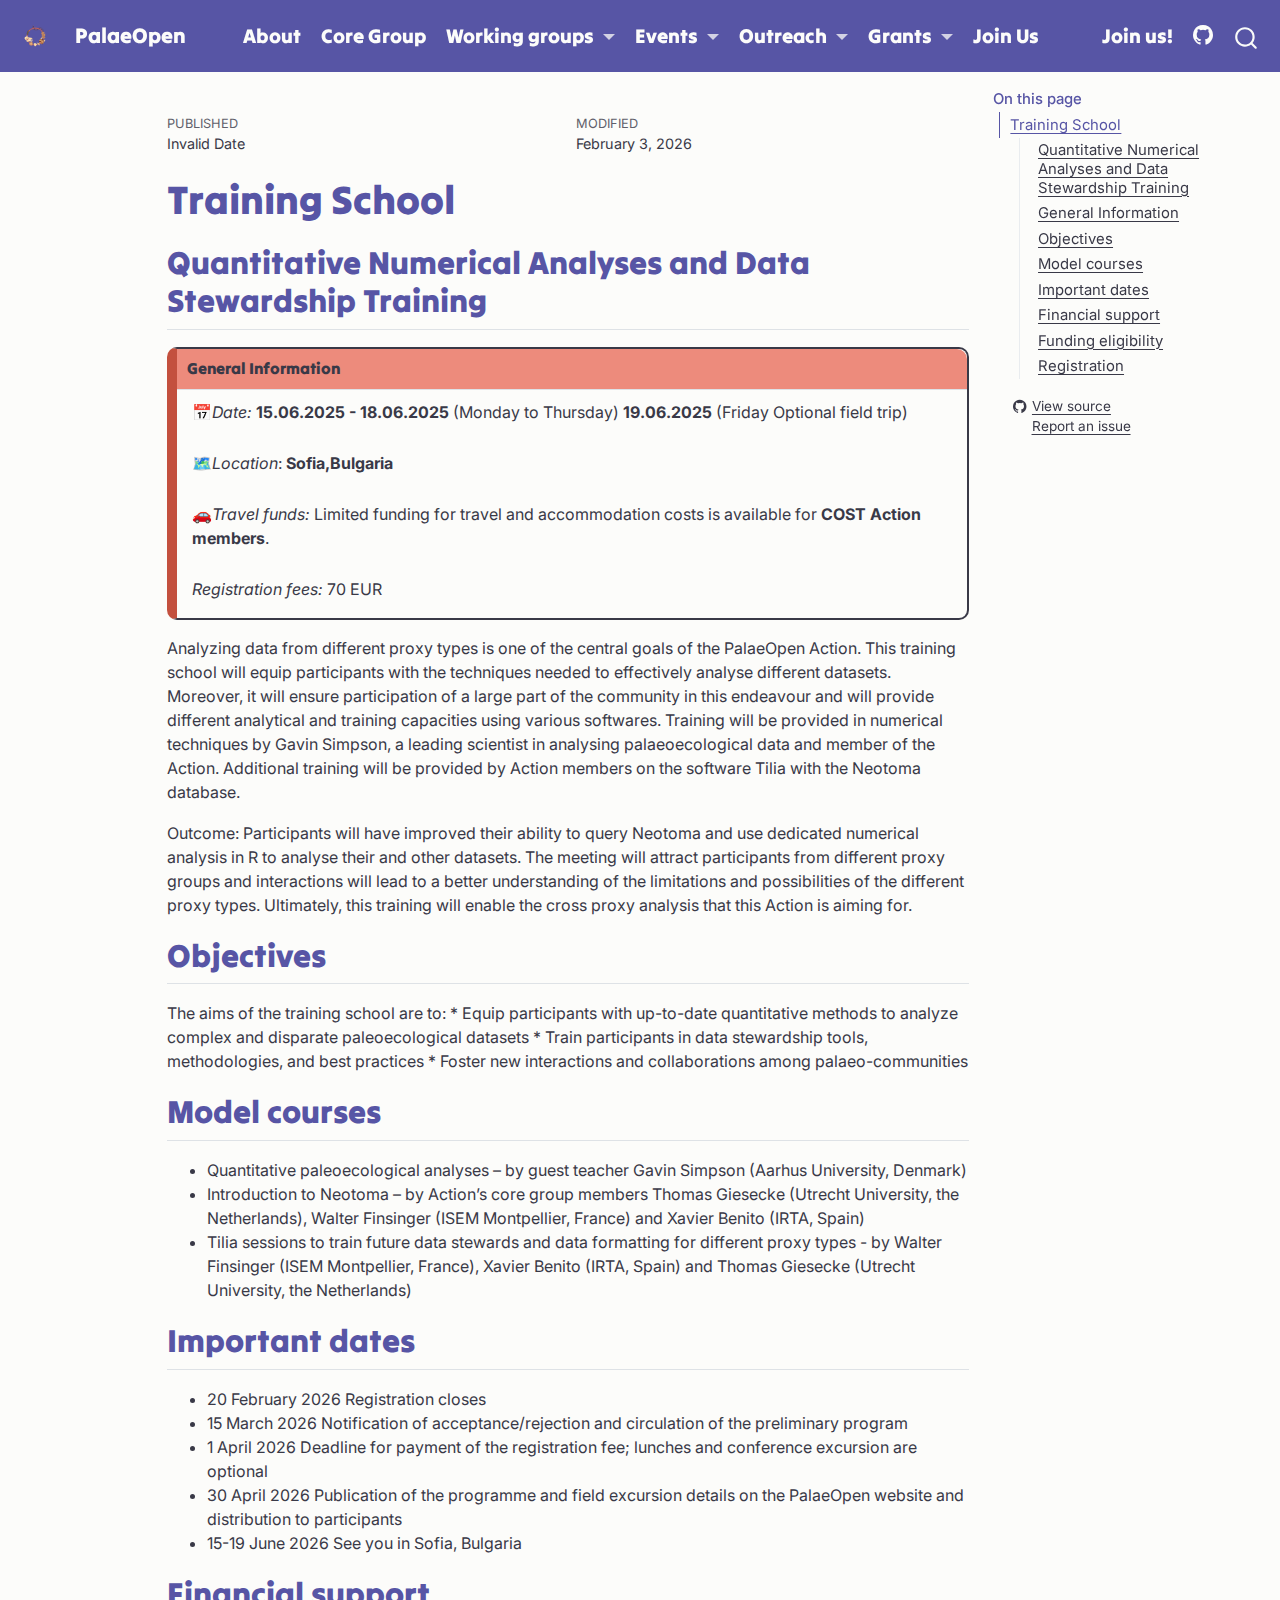
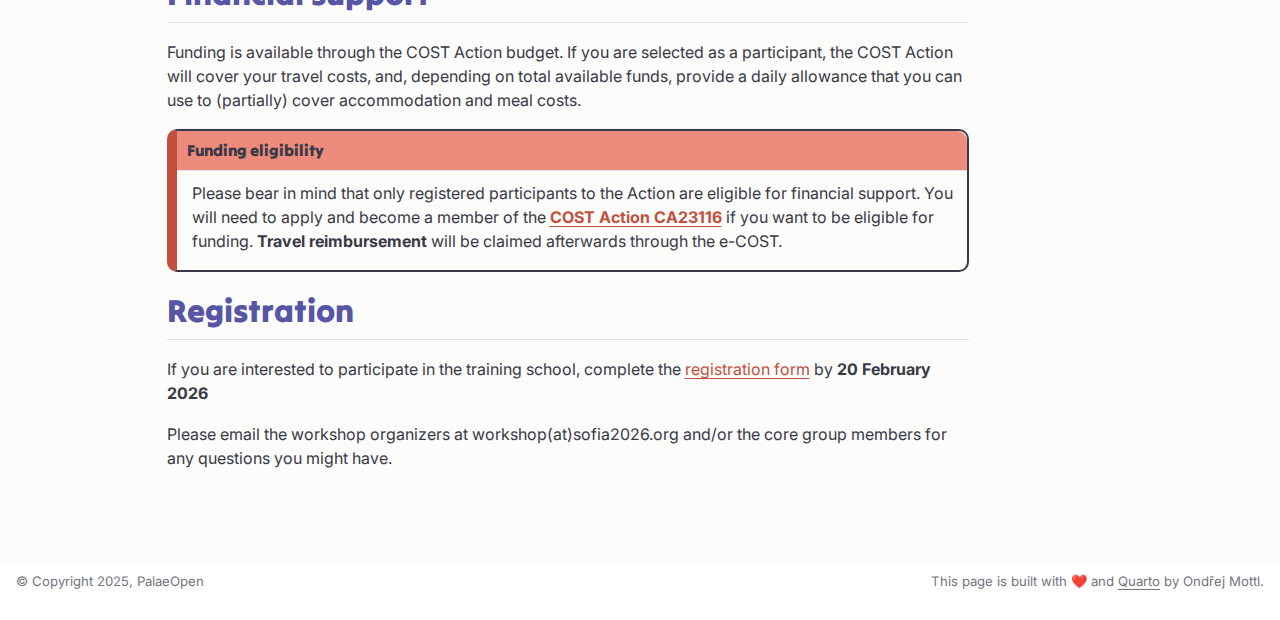
<file: docs/events/bulgaria_trainingschool_2026.html>
<!DOCTYPE html>
<html xmlns="http://www.w3.org/1999/xhtml" lang="en" xml:lang="en"><head>

<meta charset="utf-8">
<meta name="generator" content="quarto-1.8.27">

<meta name="viewport" content="width=device-width, initial-scale=1.0, user-scalable=yes">


<title>bulgaria_trainingschool_2026 – PalaeOpen</title>
<style>
code{white-space: pre-wrap;}
span.smallcaps{font-variant: small-caps;}
div.columns{display: flex; gap: min(4vw, 1.5em);}
div.column{flex: auto; overflow-x: auto;}
div.hanging-indent{margin-left: 1.5em; text-indent: -1.5em;}
ul.task-list{list-style: none;}
ul.task-list li input[type="checkbox"] {
  width: 0.8em;
  margin: 0 0.8em 0.2em -1em; /* quarto-specific, see https://github.com/quarto-dev/quarto-cli/issues/4556 */ 
  vertical-align: middle;
}
</style>


<script src="../site_libs/quarto-nav/quarto-nav.js"></script>
<script src="../site_libs/quarto-nav/headroom.min.js"></script>
<script src="../site_libs/clipboard/clipboard.min.js"></script>
<script src="../site_libs/quarto-search/autocomplete.umd.js"></script>
<script src="../site_libs/quarto-search/fuse.min.js"></script>
<script src="../site_libs/quarto-search/quarto-search.js"></script>
<meta name="quarto:offset" content="../">
<link href="../Materials/Logos/PalaeOpen_without_text.png" rel="icon" type="image/png">
<script src="../site_libs/quarto-html/quarto.js" type="module"></script>
<script src="../site_libs/quarto-html/tabsets/tabsets.js" type="module"></script>
<script src="../site_libs/quarto-html/axe/axe-check.js" type="module"></script>
<script src="../site_libs/quarto-html/popper.min.js"></script>
<script src="../site_libs/quarto-html/tippy.umd.min.js"></script>
<script src="../site_libs/quarto-html/anchor.min.js"></script>
<link href="../site_libs/quarto-html/tippy.css" rel="stylesheet">
<link href="../site_libs/quarto-html/quarto-syntax-highlighting-ed96de9b727972fe78a7b5d16c58bf87.css" rel="stylesheet" id="quarto-text-highlighting-styles">
<script src="../site_libs/bootstrap/bootstrap.min.js"></script>
<link href="../site_libs/bootstrap/bootstrap-icons.css" rel="stylesheet">
<link href="../site_libs/bootstrap/bootstrap-016893ed204130580617d1af6a119e04.min.css" rel="stylesheet" append-hash="true" id="quarto-bootstrap" data-mode="light">
<script id="quarto-search-options" type="application/json">{
  "location": "navbar",
  "copy-button": false,
  "collapse-after": 3,
  "panel-placement": "end",
  "type": "overlay",
  "limit": 50,
  "keyboard-shortcut": [
    "f",
    "/",
    "s"
  ],
  "show-item-context": false,
  "language": {
    "search-no-results-text": "No results",
    "search-matching-documents-text": "matching documents",
    "search-copy-link-title": "Copy link to search",
    "search-hide-matches-text": "Hide additional matches",
    "search-more-match-text": "more match in this document",
    "search-more-matches-text": "more matches in this document",
    "search-clear-button-title": "Clear",
    "search-text-placeholder": "",
    "search-detached-cancel-button-title": "Cancel",
    "search-submit-button-title": "Submit",
    "search-label": "Search"
  }
}</script>


</head>

<body class="nav-fixed quarto-light">

<div id="quarto-search-results"></div>
  <header id="quarto-header" class="headroom fixed-top">
    <nav class="navbar navbar-expand-lg " data-bs-theme="dark">
      <div class="navbar-container container-fluid">
      <div class="navbar-brand-container mx-auto">
    <a href="../index.html" class="navbar-brand navbar-brand-logo">
    <img src="../Materials/Logos/PalaeOpen_without_text.png" alt="" class="navbar-logo light-content">
    <img src="../Materials/Logos/PalaeOpen_without_text.png" alt="" class="navbar-logo dark-content">
    </a>
    <a class="navbar-brand" href="../index.html">
    <span class="navbar-title">PalaeOpen</span>
    </a>
  </div>
            <div id="quarto-search" class="" title="Search"></div>
          <button class="navbar-toggler" type="button" data-bs-toggle="collapse" data-bs-target="#navbarCollapse" aria-controls="navbarCollapse" role="menu" aria-expanded="false" aria-label="Toggle navigation" onclick="if (window.quartoToggleHeadroom) { window.quartoToggleHeadroom(); }">
  <span class="navbar-toggler-icon"></span>
</button>
          <div class="collapse navbar-collapse" id="navbarCollapse">
            <ul class="navbar-nav navbar-nav-scroll me-auto">
  <li class="nav-item">
    <a class="nav-link" href="../About/about.html"> 
<span class="menu-text">About</span></a>
  </li>  
  <li class="nav-item">
    <a class="nav-link" href="../coregroup.html"> 
<span class="menu-text">Core Group</span></a>
  </li>  
  <li class="nav-item dropdown ">
    <a class="nav-link dropdown-toggle" href="#" id="nav-menu-working-groups" role="link" data-bs-toggle="dropdown" aria-expanded="false">
 <span class="menu-text">Working groups</span>
    </a>
    <ul class="dropdown-menu" aria-labelledby="nav-menu-working-groups">    
        <li>
    <a class="dropdown-item" href="../About/wg1.html">
 <span class="dropdown-text">WG1 - Terrestrial proxies</span></a>
  </li>  
        <li>
    <a class="dropdown-item" href="../About/wg2.html">
 <span class="dropdown-text">WG2 - Aquatic proxies</span></a>
  </li>  
        <li>
    <a class="dropdown-item" href="../About/wg3.html">
 <span class="dropdown-text">WG3 - Infrastructure and Databases</span></a>
  </li>  
        <li>
    <a class="dropdown-item" href="../About/wg4.html">
 <span class="dropdown-text">WG4 - Science communication</span></a>
  </li>  
    </ul>
  </li>
  <li class="nav-item dropdown ">
    <a class="nav-link dropdown-toggle" href="#" id="nav-menu-events" role="link" data-bs-toggle="dropdown" aria-expanded="false">
 <span class="menu-text">Events</span>
    </a>
    <ul class="dropdown-menu" aria-labelledby="nav-menu-events">    
        <li>
    <a class="dropdown-item" href="../events/bulgaria_trainingschool_2026.html">
 <span class="dropdown-text">Bulgaria Training 2026</span></a>
  </li>  
        <li>
    <a class="dropdown-item" href="../events/prague_2025.html">
 <span class="dropdown-text">Prague 2025</span></a>
  </li>  
        <li>
    <a class="dropdown-item" href="../events/macedonia_wg2_2025.html">
 <span class="dropdown-text">WG2 workshop - Macedonia 2025</span></a>
  </li>  
    </ul>
  </li>
  <li class="nav-item dropdown ">
    <a class="nav-link dropdown-toggle" href="#" id="nav-menu-outreach" role="link" data-bs-toggle="dropdown" aria-expanded="false">
 <span class="menu-text">Outreach</span>
    </a>
    <ul class="dropdown-menu" aria-labelledby="nav-menu-outreach">    
        <li>
    <a class="dropdown-item" href="../outreach/press_release_2025.html">
 <span class="dropdown-text">Press Release 2025</span></a>
  </li>  
        <li>
    <a class="dropdown-item" href="../grants/stms/stms_blog_posts.html">
 <span class="dropdown-text">STMS blog posts</span></a>
  </li>  
        <li>
    <a class="dropdown-item" href="../outreach/meetings/meeting_reports.html">
 <span class="dropdown-text">Meeting reports</span></a>
  </li>  
    </ul>
  </li>
  <li class="nav-item dropdown ">
    <a class="nav-link dropdown-toggle" href="#" id="nav-menu-grants" role="link" data-bs-toggle="dropdown" aria-expanded="false">
 <span class="menu-text">Grants</span>
    </a>
    <ul class="dropdown-menu" aria-labelledby="nav-menu-grants">    
        <li>
    <a class="dropdown-item" href="../grants/stms/stms_2026.html">
 <span class="dropdown-text">Open Call for STSM Grants</span></a>
  </li>  
    </ul>
  </li>
  <li class="nav-item">
    <a class="nav-link" href="../join_us.html"> 
<span class="menu-text">Join Us</span></a>
  </li>  
</ul>
            <ul class="navbar-nav navbar-nav-scroll ms-auto">
  <li class="nav-item">
    <a class="nav-link" href="https://e-services.cost.eu/action/CA23116/working-groups/applications"> 
<span class="menu-text">Join us!</span></a>
  </li>  
</ul>
          </div> <!-- /navcollapse -->
            <div class="quarto-navbar-tools">
    <a href="https://github.com/PalaeOpen/" title="" class="quarto-navigation-tool px-1" aria-label=""><i class="bi bi-github"></i></a>
</div>
      </div> <!-- /container-fluid -->
    </nav>
</header>
<!-- content -->
<div id="quarto-content" class="quarto-container page-columns page-rows-contents page-layout-article page-navbar">
<!-- sidebar -->
<!-- margin-sidebar -->
    <div id="quarto-margin-sidebar" class="sidebar margin-sidebar">
        <nav id="TOC" role="doc-toc" class="toc-active">
    <h2 id="toc-title">On this page</h2>
   
  <ul class="collapse">
  <li><a href="#training-school" id="toc-training-school" class="nav-link active" data-scroll-target="#training-school">Training School</a>
  <ul class="collapse">
  <li><a href="#quantitative-numerical-analyses-and-data-stewardship-training" id="toc-quantitative-numerical-analyses-and-data-stewardship-training" class="nav-link" data-scroll-target="#quantitative-numerical-analyses-and-data-stewardship-training">Quantitative Numerical Analyses and Data Stewardship Training</a></li>
  <li><a href="#general-information" id="toc-general-information" class="nav-link" data-scroll-target="#general-information">General Information</a></li>
  <li><a href="#objectives" id="toc-objectives" class="nav-link" data-scroll-target="#objectives">Objectives</a></li>
  <li><a href="#model-courses" id="toc-model-courses" class="nav-link" data-scroll-target="#model-courses">Model courses</a></li>
  <li><a href="#important-dates" id="toc-important-dates" class="nav-link" data-scroll-target="#important-dates">Important dates</a></li>
  <li><a href="#financial-support" id="toc-financial-support" class="nav-link" data-scroll-target="#financial-support">Financial support</a></li>
  <li><a href="#funding-eligibility" id="toc-funding-eligibility" class="nav-link" data-scroll-target="#funding-eligibility">Funding eligibility</a></li>
  <li><a href="#registration" id="toc-registration" class="nav-link" data-scroll-target="#registration">Registration</a></li>
  </ul></li>
  </ul>
<div class="toc-actions"><ul class="collapse"><li><a href="https://github.com/PalaeOpen/PalaeOpen.github.io/blob/main/events/bulgaria_trainingschool_2026.qmd" class="toc-action"><i class="bi bi-github"></i>View source</a></li><li><a href="https://github.com/PalaeOpen/PalaeOpen.github.io/issues" class="toc-action"><i class="bi empty"></i>Report an issue</a></li></ul></div></nav>
    </div>
<!-- main -->
<main class="content" id="quarto-document-content">

<header id="title-block-header" class="quarto-title-block default">
<div class="quarto-title">
</div>



<div class="quarto-title-meta">

    
    <div>
    <div class="quarto-title-meta-heading">Published</div>
    <div class="quarto-title-meta-contents">
      <p class="date">Invalid Date</p>
    </div>
  </div>
  
    <div>
    <div class="quarto-title-meta-heading">Modified</div>
    <div class="quarto-title-meta-contents">
      <p class="date-modified">February 3, 2026</p>
    </div>
  </div>
    
  </div>
  


</header>


<section id="training-school" class="level1">
<h1>Training School</h1>
<section id="quantitative-numerical-analyses-and-data-stewardship-training" class="level2">
<h2 class="anchored" data-anchor-id="quantitative-numerical-analyses-and-data-stewardship-training">Quantitative Numerical Analyses and Data Stewardship Training</h2>
</section>
<section id="general-information" class="level2 callout-red">
<h2 class="anchored" data-anchor-id="general-information">General Information</h2>
<p>📅<em>Date:</em> <strong>15.06.2025 - 18.06.2025</strong> (Monday to Thursday) <strong>19.06.2025</strong> (Friday Optional field trip)</p>
<p>🗺️<em>Location</em>: <strong>Sofia,Bulgaria</strong></p>
<p>🚗<em>Travel funds:</em> Limited funding for travel and accommodation costs is available for <strong>COST Action members</strong>.</p>
<p><em>Registration fees:</em> 70 EUR</p>
</section>
<p>Analyzing data from different proxy types is one of the central goals of the PalaeOpen Action. This training school will equip participants with the techniques needed to effectively analyse different datasets. Moreover, it will ensure participation of a large part of the community in this endeavour and will provide different analytical and training capacities using various softwares. Training will be provided in numerical techniques by Gavin Simpson, a leading scientist in analysing palaeoecological data and member of the Action. Additional training will be provided by Action members on the software Tilia with the Neotoma database.</p>
<p>Outcome: Participants will have improved their ability to query Neotoma and use dedicated numerical analysis in R to analyse their and other datasets. The meeting will attract participants from different proxy groups and interactions will lead to a better understanding of the limitations and possibilities of the different proxy types. Ultimately, this training will enable the cross proxy analysis that this Action is aiming for.</p>
<section id="objectives" class="level2">
<h2 class="anchored" data-anchor-id="objectives">Objectives</h2>
<p>The aims of the training school are to: * Equip participants with up-to-date quantitative methods to analyze complex and disparate paleoecological datasets * Train participants in data stewardship tools, methodologies, and best practices * Foster new interactions and collaborations among palaeo-communities</p>
</section>
<section id="model-courses" class="level2">
<h2 class="anchored" data-anchor-id="model-courses">Model courses</h2>
<ul>
<li>Quantitative paleoecological analyses – by guest teacher Gavin Simpson (Aarhus University, Denmark)</li>
<li>Introduction to Neotoma – by Action’s core group members Thomas Giesecke (Utrecht University, the Netherlands), Walter Finsinger (ISEM Montpellier, France) and Xavier Benito (IRTA, Spain)</li>
<li>Tilia sessions to train future data stewards and data formatting for different proxy types - by Walter Finsinger (ISEM Montpellier, France), Xavier Benito (IRTA, Spain) and Thomas Giesecke (Utrecht University, the Netherlands)</li>
</ul>
</section>
<section id="important-dates" class="level2">
<h2 class="anchored" data-anchor-id="important-dates">Important dates</h2>
<ul>
<li>20 February 2026 Registration closes</li>
<li>15 March 2026 Notification of acceptance/rejection and circulation of the preliminary program</li>
<li>1 April 2026 Deadline for payment of the registration fee; lunches and conference excursion are optional</li>
<li>30 April 2026 Publication of the programme and field excursion details on the PalaeOpen website and distribution to participants</li>
<li>15-19 June 2026 See you in Sofia, Bulgaria</li>
</ul>
</section>
<section id="financial-support" class="level2">
<h2 class="anchored" data-anchor-id="financial-support">Financial support</h2>
<p>Funding is available through the COST Action budget. If you are selected as a participant, the COST Action will cover your travel costs, and, depending on total available funds, provide a daily allowance that you can use to (partially) cover accommodation and meal costs.</p>
</section>
<section id="funding-eligibility" class="level2 callout-red">
<h2 class="anchored" data-anchor-id="funding-eligibility">Funding eligibility</h2>
<p>Please bear in mind that only registered participants to the Action are eligible for financial support. You will need to apply and become a member of the <a href="https://www.cost.eu/actions/CA23116/#tabs+Name:Working%20Groups%20and%20Membership"><strong>COST Action</strong> <strong>CA23116</strong></a> if you want to be eligible for funding. <strong>Travel reimbursement</strong> will be claimed afterwards through the e-COST.</p>
</section>
<section id="registration" class="level2">
<h2 class="anchored" data-anchor-id="registration">Registration</h2>
<p>If you are interested to participate in the training school, complete the <a href="https://docs.google.com/forms/d/e/1FAIpQLSdQeOr0HI8iSOv0eC3qQ4-dqXBuaycPeDdD-fsDND0p5OEbkw/viewform?usp=header">registration form</a> by <strong>20 February 2026</strong></p>
<p>Please email the workshop organizers at workshop(at)sofia2026.org and/or the core group members for any questions you might have.</p>


</section>
</section>

<a onclick="window.scrollTo(0, 0); return false;" role="button" id="quarto-back-to-top"><i class="bi bi-arrow-up"></i> Back to top</a></main> <!-- /main -->
<script id="quarto-html-after-body" type="application/javascript">
  window.document.addEventListener("DOMContentLoaded", function (event) {
    const icon = "";
    const anchorJS = new window.AnchorJS();
    anchorJS.options = {
      placement: 'right',
      icon: icon
    };
    anchorJS.add('.anchored');
    const isCodeAnnotation = (el) => {
      for (const clz of el.classList) {
        if (clz.startsWith('code-annotation-')) {                     
          return true;
        }
      }
      return false;
    }
    const onCopySuccess = function(e) {
      // button target
      const button = e.trigger;
      // don't keep focus
      button.blur();
      // flash "checked"
      button.classList.add('code-copy-button-checked');
      var currentTitle = button.getAttribute("title");
      button.setAttribute("title", "Copied!");
      let tooltip;
      if (window.bootstrap) {
        button.setAttribute("data-bs-toggle", "tooltip");
        button.setAttribute("data-bs-placement", "left");
        button.setAttribute("data-bs-title", "Copied!");
        tooltip = new bootstrap.Tooltip(button, 
          { trigger: "manual", 
            customClass: "code-copy-button-tooltip",
            offset: [0, -8]});
        tooltip.show();    
      }
      setTimeout(function() {
        if (tooltip) {
          tooltip.hide();
          button.removeAttribute("data-bs-title");
          button.removeAttribute("data-bs-toggle");
          button.removeAttribute("data-bs-placement");
        }
        button.setAttribute("title", currentTitle);
        button.classList.remove('code-copy-button-checked');
      }, 1000);
      // clear code selection
      e.clearSelection();
    }
    const getTextToCopy = function(trigger) {
      const outerScaffold = trigger.parentElement.cloneNode(true);
      const codeEl = outerScaffold.querySelector('code');
      for (const childEl of codeEl.children) {
        if (isCodeAnnotation(childEl)) {
          childEl.remove();
        }
      }
      return codeEl.innerText;
    }
    const clipboard = new window.ClipboardJS('.code-copy-button:not([data-in-quarto-modal])', {
      text: getTextToCopy
    });
    clipboard.on('success', onCopySuccess);
    if (window.document.getElementById('quarto-embedded-source-code-modal')) {
      const clipboardModal = new window.ClipboardJS('.code-copy-button[data-in-quarto-modal]', {
        text: getTextToCopy,
        container: window.document.getElementById('quarto-embedded-source-code-modal')
      });
      clipboardModal.on('success', onCopySuccess);
    }
      var localhostRegex = new RegExp(/^(?:http|https):\/\/localhost\:?[0-9]*\//);
      var mailtoRegex = new RegExp(/^mailto:/);
        var filterRegex = new RegExp("https:\/\/palaeopen\.github\.io\/");
      var isInternal = (href) => {
          return filterRegex.test(href) || localhostRegex.test(href) || mailtoRegex.test(href);
      }
      // Inspect non-navigation links and adorn them if external
     var links = window.document.querySelectorAll('a[href]:not(.nav-link):not(.navbar-brand):not(.toc-action):not(.sidebar-link):not(.sidebar-item-toggle):not(.pagination-link):not(.no-external):not([aria-hidden]):not(.dropdown-item):not(.quarto-navigation-tool):not(.about-link)');
      for (var i=0; i<links.length; i++) {
        const link = links[i];
        if (!isInternal(link.href)) {
          // undo the damage that might have been done by quarto-nav.js in the case of
          // links that we want to consider external
          if (link.dataset.originalHref !== undefined) {
            link.href = link.dataset.originalHref;
          }
        }
      }
    function tippyHover(el, contentFn, onTriggerFn, onUntriggerFn) {
      const config = {
        allowHTML: true,
        maxWidth: 500,
        delay: 100,
        arrow: false,
        appendTo: function(el) {
            return el.parentElement;
        },
        interactive: true,
        interactiveBorder: 10,
        theme: 'quarto',
        placement: 'bottom-start',
      };
      if (contentFn) {
        config.content = contentFn;
      }
      if (onTriggerFn) {
        config.onTrigger = onTriggerFn;
      }
      if (onUntriggerFn) {
        config.onUntrigger = onUntriggerFn;
      }
      window.tippy(el, config); 
    }
    const noterefs = window.document.querySelectorAll('a[role="doc-noteref"]');
    for (var i=0; i<noterefs.length; i++) {
      const ref = noterefs[i];
      tippyHover(ref, function() {
        // use id or data attribute instead here
        let href = ref.getAttribute('data-footnote-href') || ref.getAttribute('href');
        try { href = new URL(href).hash; } catch {}
        const id = href.replace(/^#\/?/, "");
        const note = window.document.getElementById(id);
        if (note) {
          return note.innerHTML;
        } else {
          return "";
        }
      });
    }
    const xrefs = window.document.querySelectorAll('a.quarto-xref');
    const processXRef = (id, note) => {
      // Strip column container classes
      const stripColumnClz = (el) => {
        el.classList.remove("page-full", "page-columns");
        if (el.children) {
          for (const child of el.children) {
            stripColumnClz(child);
          }
        }
      }
      stripColumnClz(note)
      if (id === null || id.startsWith('sec-')) {
        // Special case sections, only their first couple elements
        const container = document.createElement("div");
        if (note.children && note.children.length > 2) {
          container.appendChild(note.children[0].cloneNode(true));
          for (let i = 1; i < note.children.length; i++) {
            const child = note.children[i];
            if (child.tagName === "P" && child.innerText === "") {
              continue;
            } else {
              container.appendChild(child.cloneNode(true));
              break;
            }
          }
          if (window.Quarto?.typesetMath) {
            window.Quarto.typesetMath(container);
          }
          return container.innerHTML
        } else {
          if (window.Quarto?.typesetMath) {
            window.Quarto.typesetMath(note);
          }
          return note.innerHTML;
        }
      } else {
        // Remove any anchor links if they are present
        const anchorLink = note.querySelector('a.anchorjs-link');
        if (anchorLink) {
          anchorLink.remove();
        }
        if (window.Quarto?.typesetMath) {
          window.Quarto.typesetMath(note);
        }
        if (note.classList.contains("callout")) {
          return note.outerHTML;
        } else {
          return note.innerHTML;
        }
      }
    }
    for (var i=0; i<xrefs.length; i++) {
      const xref = xrefs[i];
      tippyHover(xref, undefined, function(instance) {
        instance.disable();
        let url = xref.getAttribute('href');
        let hash = undefined; 
        if (url.startsWith('#')) {
          hash = url;
        } else {
          try { hash = new URL(url).hash; } catch {}
        }
        if (hash) {
          const id = hash.replace(/^#\/?/, "");
          const note = window.document.getElementById(id);
          if (note !== null) {
            try {
              const html = processXRef(id, note.cloneNode(true));
              instance.setContent(html);
            } finally {
              instance.enable();
              instance.show();
            }
          } else {
            // See if we can fetch this
            fetch(url.split('#')[0])
            .then(res => res.text())
            .then(html => {
              const parser = new DOMParser();
              const htmlDoc = parser.parseFromString(html, "text/html");
              const note = htmlDoc.getElementById(id);
              if (note !== null) {
                const html = processXRef(id, note);
                instance.setContent(html);
              } 
            }).finally(() => {
              instance.enable();
              instance.show();
            });
          }
        } else {
          // See if we can fetch a full url (with no hash to target)
          // This is a special case and we should probably do some content thinning / targeting
          fetch(url)
          .then(res => res.text())
          .then(html => {
            const parser = new DOMParser();
            const htmlDoc = parser.parseFromString(html, "text/html");
            const note = htmlDoc.querySelector('main.content');
            if (note !== null) {
              // This should only happen for chapter cross references
              // (since there is no id in the URL)
              // remove the first header
              if (note.children.length > 0 && note.children[0].tagName === "HEADER") {
                note.children[0].remove();
              }
              const html = processXRef(null, note);
              instance.setContent(html);
            } 
          }).finally(() => {
            instance.enable();
            instance.show();
          });
        }
      }, function(instance) {
      });
    }
        let selectedAnnoteEl;
        const selectorForAnnotation = ( cell, annotation) => {
          let cellAttr = 'data-code-cell="' + cell + '"';
          let lineAttr = 'data-code-annotation="' +  annotation + '"';
          const selector = 'span[' + cellAttr + '][' + lineAttr + ']';
          return selector;
        }
        const selectCodeLines = (annoteEl) => {
          const doc = window.document;
          const targetCell = annoteEl.getAttribute("data-target-cell");
          const targetAnnotation = annoteEl.getAttribute("data-target-annotation");
          const annoteSpan = window.document.querySelector(selectorForAnnotation(targetCell, targetAnnotation));
          const lines = annoteSpan.getAttribute("data-code-lines").split(",");
          const lineIds = lines.map((line) => {
            return targetCell + "-" + line;
          })
          let top = null;
          let height = null;
          let parent = null;
          if (lineIds.length > 0) {
              //compute the position of the single el (top and bottom and make a div)
              const el = window.document.getElementById(lineIds[0]);
              top = el.offsetTop;
              height = el.offsetHeight;
              parent = el.parentElement.parentElement;
            if (lineIds.length > 1) {
              const lastEl = window.document.getElementById(lineIds[lineIds.length - 1]);
              const bottom = lastEl.offsetTop + lastEl.offsetHeight;
              height = bottom - top;
            }
            if (top !== null && height !== null && parent !== null) {
              // cook up a div (if necessary) and position it 
              let div = window.document.getElementById("code-annotation-line-highlight");
              if (div === null) {
                div = window.document.createElement("div");
                div.setAttribute("id", "code-annotation-line-highlight");
                div.style.position = 'absolute';
                parent.appendChild(div);
              }
              div.style.top = top - 2 + "px";
              div.style.height = height + 4 + "px";
              div.style.left = 0;
              let gutterDiv = window.document.getElementById("code-annotation-line-highlight-gutter");
              if (gutterDiv === null) {
                gutterDiv = window.document.createElement("div");
                gutterDiv.setAttribute("id", "code-annotation-line-highlight-gutter");
                gutterDiv.style.position = 'absolute';
                const codeCell = window.document.getElementById(targetCell);
                const gutter = codeCell.querySelector('.code-annotation-gutter');
                gutter.appendChild(gutterDiv);
              }
              gutterDiv.style.top = top - 2 + "px";
              gutterDiv.style.height = height + 4 + "px";
            }
            selectedAnnoteEl = annoteEl;
          }
        };
        const unselectCodeLines = () => {
          const elementsIds = ["code-annotation-line-highlight", "code-annotation-line-highlight-gutter"];
          elementsIds.forEach((elId) => {
            const div = window.document.getElementById(elId);
            if (div) {
              div.remove();
            }
          });
          selectedAnnoteEl = undefined;
        };
          // Handle positioning of the toggle
      window.addEventListener(
        "resize",
        throttle(() => {
          elRect = undefined;
          if (selectedAnnoteEl) {
            selectCodeLines(selectedAnnoteEl);
          }
        }, 10)
      );
      function throttle(fn, ms) {
      let throttle = false;
      let timer;
        return (...args) => {
          if(!throttle) { // first call gets through
              fn.apply(this, args);
              throttle = true;
          } else { // all the others get throttled
              if(timer) clearTimeout(timer); // cancel #2
              timer = setTimeout(() => {
                fn.apply(this, args);
                timer = throttle = false;
              }, ms);
          }
        };
      }
        // Attach click handler to the DT
        const annoteDls = window.document.querySelectorAll('dt[data-target-cell]');
        for (const annoteDlNode of annoteDls) {
          annoteDlNode.addEventListener('click', (event) => {
            const clickedEl = event.target;
            if (clickedEl !== selectedAnnoteEl) {
              unselectCodeLines();
              const activeEl = window.document.querySelector('dt[data-target-cell].code-annotation-active');
              if (activeEl) {
                activeEl.classList.remove('code-annotation-active');
              }
              selectCodeLines(clickedEl);
              clickedEl.classList.add('code-annotation-active');
            } else {
              // Unselect the line
              unselectCodeLines();
              clickedEl.classList.remove('code-annotation-active');
            }
          });
        }
    const findCites = (el) => {
      const parentEl = el.parentElement;
      if (parentEl) {
        const cites = parentEl.dataset.cites;
        if (cites) {
          return {
            el,
            cites: cites.split(' ')
          };
        } else {
          return findCites(el.parentElement)
        }
      } else {
        return undefined;
      }
    };
    var bibliorefs = window.document.querySelectorAll('a[role="doc-biblioref"]');
    for (var i=0; i<bibliorefs.length; i++) {
      const ref = bibliorefs[i];
      const citeInfo = findCites(ref);
      if (citeInfo) {
        tippyHover(citeInfo.el, function() {
          var popup = window.document.createElement('div');
          citeInfo.cites.forEach(function(cite) {
            var citeDiv = window.document.createElement('div');
            citeDiv.classList.add('hanging-indent');
            citeDiv.classList.add('csl-entry');
            var biblioDiv = window.document.getElementById('ref-' + cite);
            if (biblioDiv) {
              citeDiv.innerHTML = biblioDiv.innerHTML;
            }
            popup.appendChild(citeDiv);
          });
          return popup.innerHTML;
        });
      }
    }
  });
  </script>
</div> <!-- /content -->
<footer class="footer">
  <div class="nav-footer">
    <div class="nav-footer-left">
<p>© Copyright 2025, PalaeOpen</p>
</div>   
    <div class="nav-footer-center">
      &nbsp;
    <div class="toc-actions d-sm-block d-md-none"><ul><li><a href="https://github.com/PalaeOpen/PalaeOpen.github.io/blob/main/events/bulgaria_trainingschool_2026.qmd" class="toc-action"><i class="bi bi-github"></i>View source</a></li><li><a href="https://github.com/PalaeOpen/PalaeOpen.github.io/issues" class="toc-action"><i class="bi empty"></i>Report an issue</a></li></ul></div></div>
    <div class="nav-footer-right">
<p>This page is built with ❤️ and <a href="https://quarto.org/">Quarto</a> by Ondřej Mottl.</p>
</div>
  </div>
</footer>




</body></html>
</file>
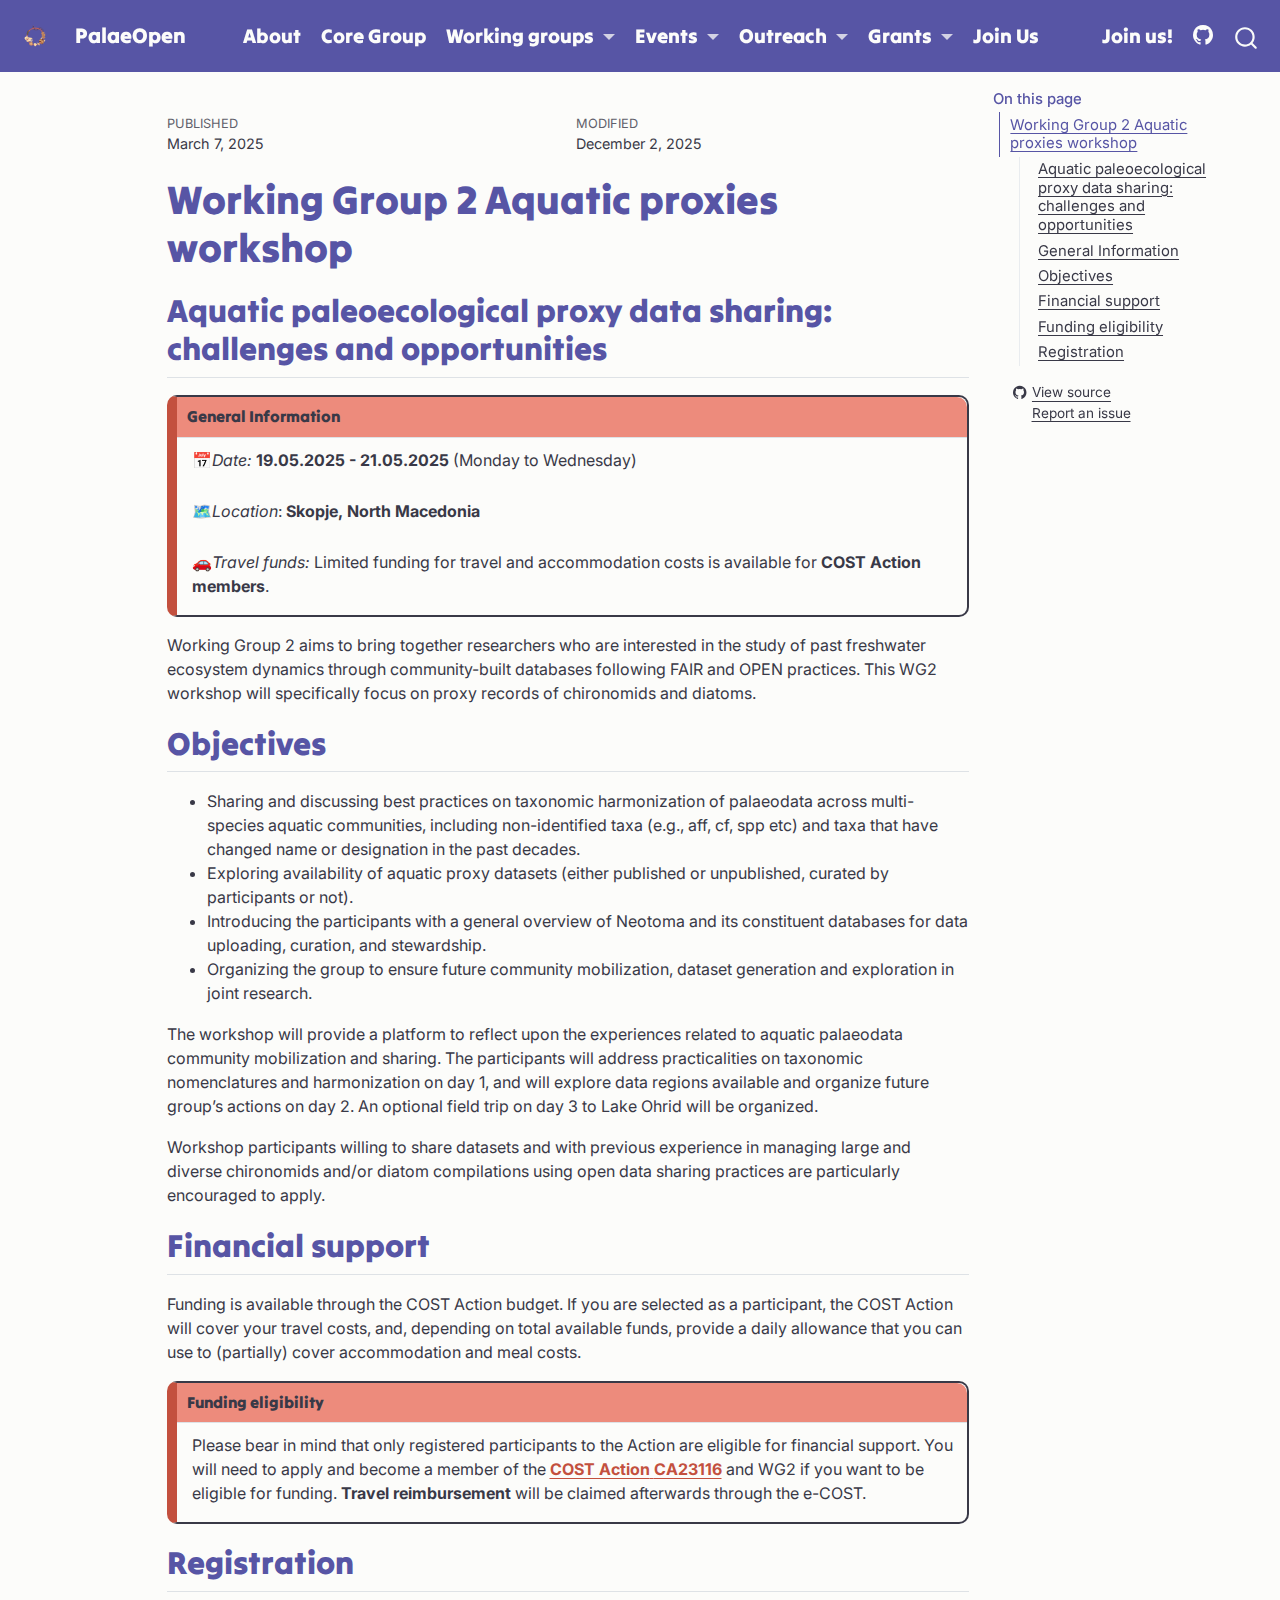
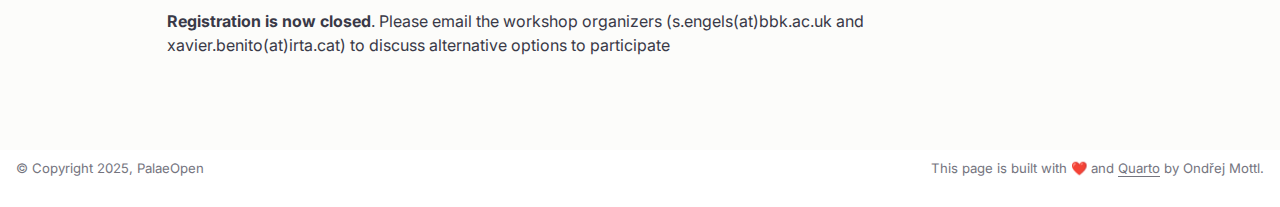
<file: docs/events/macedonia_wg2_2025.html>
<!DOCTYPE html>
<html xmlns="http://www.w3.org/1999/xhtml" lang="en" xml:lang="en"><head>

<meta charset="utf-8">
<meta name="generator" content="quarto-1.8.27">

<meta name="viewport" content="width=device-width, initial-scale=1.0, user-scalable=yes">

<meta name="dcterms.date" content="2025-03-07">

<title>macedonia_wg2_2025 – PalaeOpen</title>
<style>
code{white-space: pre-wrap;}
span.smallcaps{font-variant: small-caps;}
div.columns{display: flex; gap: min(4vw, 1.5em);}
div.column{flex: auto; overflow-x: auto;}
div.hanging-indent{margin-left: 1.5em; text-indent: -1.5em;}
ul.task-list{list-style: none;}
ul.task-list li input[type="checkbox"] {
  width: 0.8em;
  margin: 0 0.8em 0.2em -1em; /* quarto-specific, see https://github.com/quarto-dev/quarto-cli/issues/4556 */ 
  vertical-align: middle;
}
</style>


<script src="../site_libs/quarto-nav/quarto-nav.js"></script>
<script src="../site_libs/quarto-nav/headroom.min.js"></script>
<script src="../site_libs/clipboard/clipboard.min.js"></script>
<script src="../site_libs/quarto-search/autocomplete.umd.js"></script>
<script src="../site_libs/quarto-search/fuse.min.js"></script>
<script src="../site_libs/quarto-search/quarto-search.js"></script>
<meta name="quarto:offset" content="../">
<link href="../Materials/Logos/PalaeOpen_without_text.png" rel="icon" type="image/png">
<script src="../site_libs/quarto-html/quarto.js" type="module"></script>
<script src="../site_libs/quarto-html/tabsets/tabsets.js" type="module"></script>
<script src="../site_libs/quarto-html/axe/axe-check.js" type="module"></script>
<script src="../site_libs/quarto-html/popper.min.js"></script>
<script src="../site_libs/quarto-html/tippy.umd.min.js"></script>
<script src="../site_libs/quarto-html/anchor.min.js"></script>
<link href="../site_libs/quarto-html/tippy.css" rel="stylesheet">
<link href="../site_libs/quarto-html/quarto-syntax-highlighting-ed96de9b727972fe78a7b5d16c58bf87.css" rel="stylesheet" id="quarto-text-highlighting-styles">
<script src="../site_libs/bootstrap/bootstrap.min.js"></script>
<link href="../site_libs/bootstrap/bootstrap-icons.css" rel="stylesheet">
<link href="../site_libs/bootstrap/bootstrap-016893ed204130580617d1af6a119e04.min.css" rel="stylesheet" append-hash="true" id="quarto-bootstrap" data-mode="light">
<script id="quarto-search-options" type="application/json">{
  "location": "navbar",
  "copy-button": false,
  "collapse-after": 3,
  "panel-placement": "end",
  "type": "overlay",
  "limit": 50,
  "keyboard-shortcut": [
    "f",
    "/",
    "s"
  ],
  "show-item-context": false,
  "language": {
    "search-no-results-text": "No results",
    "search-matching-documents-text": "matching documents",
    "search-copy-link-title": "Copy link to search",
    "search-hide-matches-text": "Hide additional matches",
    "search-more-match-text": "more match in this document",
    "search-more-matches-text": "more matches in this document",
    "search-clear-button-title": "Clear",
    "search-text-placeholder": "",
    "search-detached-cancel-button-title": "Cancel",
    "search-submit-button-title": "Submit",
    "search-label": "Search"
  }
}</script>


</head>

<body class="nav-fixed quarto-light">

<div id="quarto-search-results"></div>
  <header id="quarto-header" class="headroom fixed-top">
    <nav class="navbar navbar-expand-lg " data-bs-theme="dark">
      <div class="navbar-container container-fluid">
      <div class="navbar-brand-container mx-auto">
    <a href="../index.html" class="navbar-brand navbar-brand-logo">
    <img src="../Materials/Logos/PalaeOpen_without_text.png" alt="" class="navbar-logo light-content">
    <img src="../Materials/Logos/PalaeOpen_without_text.png" alt="" class="navbar-logo dark-content">
    </a>
    <a class="navbar-brand" href="../index.html">
    <span class="navbar-title">PalaeOpen</span>
    </a>
  </div>
            <div id="quarto-search" class="" title="Search"></div>
          <button class="navbar-toggler" type="button" data-bs-toggle="collapse" data-bs-target="#navbarCollapse" aria-controls="navbarCollapse" role="menu" aria-expanded="false" aria-label="Toggle navigation" onclick="if (window.quartoToggleHeadroom) { window.quartoToggleHeadroom(); }">
  <span class="navbar-toggler-icon"></span>
</button>
          <div class="collapse navbar-collapse" id="navbarCollapse">
            <ul class="navbar-nav navbar-nav-scroll me-auto">
  <li class="nav-item">
    <a class="nav-link" href="../About/about.html"> 
<span class="menu-text">About</span></a>
  </li>  
  <li class="nav-item">
    <a class="nav-link" href="../coregroup.html"> 
<span class="menu-text">Core Group</span></a>
  </li>  
  <li class="nav-item dropdown ">
    <a class="nav-link dropdown-toggle" href="#" id="nav-menu-working-groups" role="link" data-bs-toggle="dropdown" aria-expanded="false">
 <span class="menu-text">Working groups</span>
    </a>
    <ul class="dropdown-menu" aria-labelledby="nav-menu-working-groups">    
        <li>
    <a class="dropdown-item" href="../About/wg1.html">
 <span class="dropdown-text">WG1 - Terrestrial proxies</span></a>
  </li>  
        <li>
    <a class="dropdown-item" href="../About/wg2.html">
 <span class="dropdown-text">WG2 - Aquatic proxies</span></a>
  </li>  
        <li>
    <a class="dropdown-item" href="../About/wg3.html">
 <span class="dropdown-text">WG3 - Infrastructure and Databases</span></a>
  </li>  
        <li>
    <a class="dropdown-item" href="../About/wg4.html">
 <span class="dropdown-text">WG4 - Science communication</span></a>
  </li>  
    </ul>
  </li>
  <li class="nav-item dropdown ">
    <a class="nav-link dropdown-toggle" href="#" id="nav-menu-events" role="link" data-bs-toggle="dropdown" aria-expanded="false">
 <span class="menu-text">Events</span>
    </a>
    <ul class="dropdown-menu" aria-labelledby="nav-menu-events">    
        <li>
    <a class="dropdown-item" href="../events/bulgaria_trainingschool_2026.html">
 <span class="dropdown-text">Bulgaria Training 2026</span></a>
  </li>  
        <li>
    <a class="dropdown-item" href="../events/prague_2025.html">
 <span class="dropdown-text">Prague 2025</span></a>
  </li>  
        <li>
    <a class="dropdown-item" href="../events/macedonia_wg2_2025.html">
 <span class="dropdown-text">WG2 workshop - Macedonia 2025</span></a>
  </li>  
    </ul>
  </li>
  <li class="nav-item dropdown ">
    <a class="nav-link dropdown-toggle" href="#" id="nav-menu-outreach" role="link" data-bs-toggle="dropdown" aria-expanded="false">
 <span class="menu-text">Outreach</span>
    </a>
    <ul class="dropdown-menu" aria-labelledby="nav-menu-outreach">    
        <li>
    <a class="dropdown-item" href="../outreach/press_release_2025.html">
 <span class="dropdown-text">Press Release 2025</span></a>
  </li>  
        <li>
    <a class="dropdown-item" href="../grants/stms/stms_blog_posts.html">
 <span class="dropdown-text">STMS blog posts</span></a>
  </li>  
        <li>
    <a class="dropdown-item" href="../outreach/meetings/meeting_reports.html">
 <span class="dropdown-text">Meeting reports</span></a>
  </li>  
    </ul>
  </li>
  <li class="nav-item dropdown ">
    <a class="nav-link dropdown-toggle" href="#" id="nav-menu-grants" role="link" data-bs-toggle="dropdown" aria-expanded="false">
 <span class="menu-text">Grants</span>
    </a>
    <ul class="dropdown-menu" aria-labelledby="nav-menu-grants">    
        <li>
    <a class="dropdown-item" href="../grants/stms/stms_2026.html">
 <span class="dropdown-text">Open Call for STSM Grants</span></a>
  </li>  
    </ul>
  </li>
  <li class="nav-item">
    <a class="nav-link" href="../join_us.html"> 
<span class="menu-text">Join Us</span></a>
  </li>  
</ul>
            <ul class="navbar-nav navbar-nav-scroll ms-auto">
  <li class="nav-item">
    <a class="nav-link" href="https://e-services.cost.eu/action/CA23116/working-groups/applications"> 
<span class="menu-text">Join us!</span></a>
  </li>  
</ul>
          </div> <!-- /navcollapse -->
            <div class="quarto-navbar-tools">
    <a href="https://github.com/PalaeOpen/" title="" class="quarto-navigation-tool px-1" aria-label=""><i class="bi bi-github"></i></a>
</div>
      </div> <!-- /container-fluid -->
    </nav>
</header>
<!-- content -->
<div id="quarto-content" class="quarto-container page-columns page-rows-contents page-layout-article page-navbar">
<!-- sidebar -->
<!-- margin-sidebar -->
    <div id="quarto-margin-sidebar" class="sidebar margin-sidebar">
        <nav id="TOC" role="doc-toc" class="toc-active">
    <h2 id="toc-title">On this page</h2>
   
  <ul class="collapse">
  <li><a href="#working-group-2-aquatic-proxies-workshop" id="toc-working-group-2-aquatic-proxies-workshop" class="nav-link active" data-scroll-target="#working-group-2-aquatic-proxies-workshop">Working Group 2 Aquatic proxies workshop</a>
  <ul class="collapse">
  <li><a href="#aquatic-paleoecological-proxy-data-sharing-challenges-and-opportunities" id="toc-aquatic-paleoecological-proxy-data-sharing-challenges-and-opportunities" class="nav-link" data-scroll-target="#aquatic-paleoecological-proxy-data-sharing-challenges-and-opportunities">Aquatic paleoecological proxy data sharing: challenges and opportunities</a></li>
  <li><a href="#general-information" id="toc-general-information" class="nav-link" data-scroll-target="#general-information">General Information</a></li>
  <li><a href="#objectives" id="toc-objectives" class="nav-link" data-scroll-target="#objectives">Objectives</a></li>
  <li><a href="#financial-support" id="toc-financial-support" class="nav-link" data-scroll-target="#financial-support">Financial support</a></li>
  <li><a href="#funding-eligibility" id="toc-funding-eligibility" class="nav-link" data-scroll-target="#funding-eligibility">Funding eligibility</a></li>
  <li><a href="#registration" id="toc-registration" class="nav-link" data-scroll-target="#registration">Registration</a></li>
  </ul></li>
  </ul>
<div class="toc-actions"><ul class="collapse"><li><a href="https://github.com/PalaeOpen/PalaeOpen.github.io/blob/main/events/macedonia_wg2_2025.qmd" class="toc-action"><i class="bi bi-github"></i>View source</a></li><li><a href="https://github.com/PalaeOpen/PalaeOpen.github.io/issues" class="toc-action"><i class="bi empty"></i>Report an issue</a></li></ul></div></nav>
    </div>
<!-- main -->
<main class="content" id="quarto-document-content">

<header id="title-block-header" class="quarto-title-block default">
<div class="quarto-title">
</div>



<div class="quarto-title-meta">

    
    <div>
    <div class="quarto-title-meta-heading">Published</div>
    <div class="quarto-title-meta-contents">
      <p class="date">March 7, 2025</p>
    </div>
  </div>
  
    <div>
    <div class="quarto-title-meta-heading">Modified</div>
    <div class="quarto-title-meta-contents">
      <p class="date-modified">December 2, 2025</p>
    </div>
  </div>
    
  </div>
  


</header>


<section id="working-group-2-aquatic-proxies-workshop" class="level1">
<h1>Working Group 2 Aquatic proxies workshop</h1>
<section id="aquatic-paleoecological-proxy-data-sharing-challenges-and-opportunities" class="level2">
<h2 class="anchored" data-anchor-id="aquatic-paleoecological-proxy-data-sharing-challenges-and-opportunities">Aquatic paleoecological proxy data sharing: challenges and opportunities</h2>
</section>
<section id="general-information" class="level2 callout-red">
<h2 class="anchored" data-anchor-id="general-information">General Information</h2>
<p>📅<em>Date:</em> <strong>19.05.2025 - 21.05.2025</strong> (Monday to Wednesday)</p>
<p>🗺️<em>Location</em>: <strong>Skopje, North Macedonia</strong></p>
<p>🚗<em>Travel funds:</em> Limited funding for travel and accommodation costs is available for <strong>COST Action members</strong>.</p>
</section>
<p>Working Group 2 aims to bring together researchers who are interested in the study of past freshwater ecosystem dynamics through community-built databases following FAIR and OPEN practices. This WG2 workshop will specifically focus on proxy records of chironomids and diatoms.</p>
<section id="objectives" class="level2">
<h2 class="anchored" data-anchor-id="objectives">Objectives</h2>
<ul>
<li>Sharing and discussing best practices on taxonomic harmonization of palaeodata across multi-species aquatic communities, including non-identified taxa (e.g., aff, cf, spp etc) and taxa that have changed name or designation in the past decades.</li>
<li>Exploring availability of aquatic proxy datasets (either published or unpublished, curated by participants or not).</li>
<li>Introducing the participants with a general overview of Neotoma and its constituent databases for data uploading, curation, and stewardship.</li>
<li>Organizing the group to ensure future community mobilization, dataset generation and exploration in joint research.</li>
</ul>
<p>The workshop will provide a platform to reflect upon the experiences related to aquatic palaeodata community mobilization and sharing. The participants will address practicalities on taxonomic nomenclatures and harmonization on day 1, and will explore data regions available and organize future group’s actions on day 2. An optional field trip on day 3 to Lake Ohrid will be organized.</p>
<p>Workshop participants willing to share datasets and with previous experience in managing large and diverse chironomids and/or diatom compilations using open data sharing practices are particularly encouraged to apply.</p>
</section>
<section id="financial-support" class="level2">
<h2 class="anchored" data-anchor-id="financial-support">Financial support</h2>
<p>Funding is available through the COST Action budget. If you are selected as a participant, the COST Action will cover your travel costs, and, depending on total available funds, provide a daily allowance that you can use to (partially) cover accommodation and meal costs.</p>
</section>
<section id="funding-eligibility" class="level2 callout-red">
<h2 class="anchored" data-anchor-id="funding-eligibility">Funding eligibility</h2>
<p>Please bear in mind that only registered participants to the Action are eligible for financial support. You will need to apply and become a member of the <a href="https://www.cost.eu/actions/CA23116/#tabs+Name:Working%20Groups%20and%20Membership"><strong>COST Action</strong> <strong>CA23116</strong></a> and WG2 if you want to be eligible for funding. <strong>Travel reimbursement</strong> will be claimed afterwards through the e-COST.</p>
</section>
<section id="registration" class="level2">
<h2 class="anchored" data-anchor-id="registration">Registration</h2>
<p><strong>Registration is now closed</strong>. Please email the workshop organizers (s.engels(at)bbk.ac.uk and xavier.benito(at)irta.cat) to discuss alternative options to participate</p>


</section>
</section>

<a onclick="window.scrollTo(0, 0); return false;" role="button" id="quarto-back-to-top"><i class="bi bi-arrow-up"></i> Back to top</a></main> <!-- /main -->
<script id="quarto-html-after-body" type="application/javascript">
  window.document.addEventListener("DOMContentLoaded", function (event) {
    const icon = "";
    const anchorJS = new window.AnchorJS();
    anchorJS.options = {
      placement: 'right',
      icon: icon
    };
    anchorJS.add('.anchored');
    const isCodeAnnotation = (el) => {
      for (const clz of el.classList) {
        if (clz.startsWith('code-annotation-')) {                     
          return true;
        }
      }
      return false;
    }
    const onCopySuccess = function(e) {
      // button target
      const button = e.trigger;
      // don't keep focus
      button.blur();
      // flash "checked"
      button.classList.add('code-copy-button-checked');
      var currentTitle = button.getAttribute("title");
      button.setAttribute("title", "Copied!");
      let tooltip;
      if (window.bootstrap) {
        button.setAttribute("data-bs-toggle", "tooltip");
        button.setAttribute("data-bs-placement", "left");
        button.setAttribute("data-bs-title", "Copied!");
        tooltip = new bootstrap.Tooltip(button, 
          { trigger: "manual", 
            customClass: "code-copy-button-tooltip",
            offset: [0, -8]});
        tooltip.show();    
      }
      setTimeout(function() {
        if (tooltip) {
          tooltip.hide();
          button.removeAttribute("data-bs-title");
          button.removeAttribute("data-bs-toggle");
          button.removeAttribute("data-bs-placement");
        }
        button.setAttribute("title", currentTitle);
        button.classList.remove('code-copy-button-checked');
      }, 1000);
      // clear code selection
      e.clearSelection();
    }
    const getTextToCopy = function(trigger) {
      const outerScaffold = trigger.parentElement.cloneNode(true);
      const codeEl = outerScaffold.querySelector('code');
      for (const childEl of codeEl.children) {
        if (isCodeAnnotation(childEl)) {
          childEl.remove();
        }
      }
      return codeEl.innerText;
    }
    const clipboard = new window.ClipboardJS('.code-copy-button:not([data-in-quarto-modal])', {
      text: getTextToCopy
    });
    clipboard.on('success', onCopySuccess);
    if (window.document.getElementById('quarto-embedded-source-code-modal')) {
      const clipboardModal = new window.ClipboardJS('.code-copy-button[data-in-quarto-modal]', {
        text: getTextToCopy,
        container: window.document.getElementById('quarto-embedded-source-code-modal')
      });
      clipboardModal.on('success', onCopySuccess);
    }
      var localhostRegex = new RegExp(/^(?:http|https):\/\/localhost\:?[0-9]*\//);
      var mailtoRegex = new RegExp(/^mailto:/);
        var filterRegex = new RegExp("https:\/\/palaeopen\.github\.io\/");
      var isInternal = (href) => {
          return filterRegex.test(href) || localhostRegex.test(href) || mailtoRegex.test(href);
      }
      // Inspect non-navigation links and adorn them if external
     var links = window.document.querySelectorAll('a[href]:not(.nav-link):not(.navbar-brand):not(.toc-action):not(.sidebar-link):not(.sidebar-item-toggle):not(.pagination-link):not(.no-external):not([aria-hidden]):not(.dropdown-item):not(.quarto-navigation-tool):not(.about-link)');
      for (var i=0; i<links.length; i++) {
        const link = links[i];
        if (!isInternal(link.href)) {
          // undo the damage that might have been done by quarto-nav.js in the case of
          // links that we want to consider external
          if (link.dataset.originalHref !== undefined) {
            link.href = link.dataset.originalHref;
          }
        }
      }
    function tippyHover(el, contentFn, onTriggerFn, onUntriggerFn) {
      const config = {
        allowHTML: true,
        maxWidth: 500,
        delay: 100,
        arrow: false,
        appendTo: function(el) {
            return el.parentElement;
        },
        interactive: true,
        interactiveBorder: 10,
        theme: 'quarto',
        placement: 'bottom-start',
      };
      if (contentFn) {
        config.content = contentFn;
      }
      if (onTriggerFn) {
        config.onTrigger = onTriggerFn;
      }
      if (onUntriggerFn) {
        config.onUntrigger = onUntriggerFn;
      }
      window.tippy(el, config); 
    }
    const noterefs = window.document.querySelectorAll('a[role="doc-noteref"]');
    for (var i=0; i<noterefs.length; i++) {
      const ref = noterefs[i];
      tippyHover(ref, function() {
        // use id or data attribute instead here
        let href = ref.getAttribute('data-footnote-href') || ref.getAttribute('href');
        try { href = new URL(href).hash; } catch {}
        const id = href.replace(/^#\/?/, "");
        const note = window.document.getElementById(id);
        if (note) {
          return note.innerHTML;
        } else {
          return "";
        }
      });
    }
    const xrefs = window.document.querySelectorAll('a.quarto-xref');
    const processXRef = (id, note) => {
      // Strip column container classes
      const stripColumnClz = (el) => {
        el.classList.remove("page-full", "page-columns");
        if (el.children) {
          for (const child of el.children) {
            stripColumnClz(child);
          }
        }
      }
      stripColumnClz(note)
      if (id === null || id.startsWith('sec-')) {
        // Special case sections, only their first couple elements
        const container = document.createElement("div");
        if (note.children && note.children.length > 2) {
          container.appendChild(note.children[0].cloneNode(true));
          for (let i = 1; i < note.children.length; i++) {
            const child = note.children[i];
            if (child.tagName === "P" && child.innerText === "") {
              continue;
            } else {
              container.appendChild(child.cloneNode(true));
              break;
            }
          }
          if (window.Quarto?.typesetMath) {
            window.Quarto.typesetMath(container);
          }
          return container.innerHTML
        } else {
          if (window.Quarto?.typesetMath) {
            window.Quarto.typesetMath(note);
          }
          return note.innerHTML;
        }
      } else {
        // Remove any anchor links if they are present
        const anchorLink = note.querySelector('a.anchorjs-link');
        if (anchorLink) {
          anchorLink.remove();
        }
        if (window.Quarto?.typesetMath) {
          window.Quarto.typesetMath(note);
        }
        if (note.classList.contains("callout")) {
          return note.outerHTML;
        } else {
          return note.innerHTML;
        }
      }
    }
    for (var i=0; i<xrefs.length; i++) {
      const xref = xrefs[i];
      tippyHover(xref, undefined, function(instance) {
        instance.disable();
        let url = xref.getAttribute('href');
        let hash = undefined; 
        if (url.startsWith('#')) {
          hash = url;
        } else {
          try { hash = new URL(url).hash; } catch {}
        }
        if (hash) {
          const id = hash.replace(/^#\/?/, "");
          const note = window.document.getElementById(id);
          if (note !== null) {
            try {
              const html = processXRef(id, note.cloneNode(true));
              instance.setContent(html);
            } finally {
              instance.enable();
              instance.show();
            }
          } else {
            // See if we can fetch this
            fetch(url.split('#')[0])
            .then(res => res.text())
            .then(html => {
              const parser = new DOMParser();
              const htmlDoc = parser.parseFromString(html, "text/html");
              const note = htmlDoc.getElementById(id);
              if (note !== null) {
                const html = processXRef(id, note);
                instance.setContent(html);
              } 
            }).finally(() => {
              instance.enable();
              instance.show();
            });
          }
        } else {
          // See if we can fetch a full url (with no hash to target)
          // This is a special case and we should probably do some content thinning / targeting
          fetch(url)
          .then(res => res.text())
          .then(html => {
            const parser = new DOMParser();
            const htmlDoc = parser.parseFromString(html, "text/html");
            const note = htmlDoc.querySelector('main.content');
            if (note !== null) {
              // This should only happen for chapter cross references
              // (since there is no id in the URL)
              // remove the first header
              if (note.children.length > 0 && note.children[0].tagName === "HEADER") {
                note.children[0].remove();
              }
              const html = processXRef(null, note);
              instance.setContent(html);
            } 
          }).finally(() => {
            instance.enable();
            instance.show();
          });
        }
      }, function(instance) {
      });
    }
        let selectedAnnoteEl;
        const selectorForAnnotation = ( cell, annotation) => {
          let cellAttr = 'data-code-cell="' + cell + '"';
          let lineAttr = 'data-code-annotation="' +  annotation + '"';
          const selector = 'span[' + cellAttr + '][' + lineAttr + ']';
          return selector;
        }
        const selectCodeLines = (annoteEl) => {
          const doc = window.document;
          const targetCell = annoteEl.getAttribute("data-target-cell");
          const targetAnnotation = annoteEl.getAttribute("data-target-annotation");
          const annoteSpan = window.document.querySelector(selectorForAnnotation(targetCell, targetAnnotation));
          const lines = annoteSpan.getAttribute("data-code-lines").split(",");
          const lineIds = lines.map((line) => {
            return targetCell + "-" + line;
          })
          let top = null;
          let height = null;
          let parent = null;
          if (lineIds.length > 0) {
              //compute the position of the single el (top and bottom and make a div)
              const el = window.document.getElementById(lineIds[0]);
              top = el.offsetTop;
              height = el.offsetHeight;
              parent = el.parentElement.parentElement;
            if (lineIds.length > 1) {
              const lastEl = window.document.getElementById(lineIds[lineIds.length - 1]);
              const bottom = lastEl.offsetTop + lastEl.offsetHeight;
              height = bottom - top;
            }
            if (top !== null && height !== null && parent !== null) {
              // cook up a div (if necessary) and position it 
              let div = window.document.getElementById("code-annotation-line-highlight");
              if (div === null) {
                div = window.document.createElement("div");
                div.setAttribute("id", "code-annotation-line-highlight");
                div.style.position = 'absolute';
                parent.appendChild(div);
              }
              div.style.top = top - 2 + "px";
              div.style.height = height + 4 + "px";
              div.style.left = 0;
              let gutterDiv = window.document.getElementById("code-annotation-line-highlight-gutter");
              if (gutterDiv === null) {
                gutterDiv = window.document.createElement("div");
                gutterDiv.setAttribute("id", "code-annotation-line-highlight-gutter");
                gutterDiv.style.position = 'absolute';
                const codeCell = window.document.getElementById(targetCell);
                const gutter = codeCell.querySelector('.code-annotation-gutter');
                gutter.appendChild(gutterDiv);
              }
              gutterDiv.style.top = top - 2 + "px";
              gutterDiv.style.height = height + 4 + "px";
            }
            selectedAnnoteEl = annoteEl;
          }
        };
        const unselectCodeLines = () => {
          const elementsIds = ["code-annotation-line-highlight", "code-annotation-line-highlight-gutter"];
          elementsIds.forEach((elId) => {
            const div = window.document.getElementById(elId);
            if (div) {
              div.remove();
            }
          });
          selectedAnnoteEl = undefined;
        };
          // Handle positioning of the toggle
      window.addEventListener(
        "resize",
        throttle(() => {
          elRect = undefined;
          if (selectedAnnoteEl) {
            selectCodeLines(selectedAnnoteEl);
          }
        }, 10)
      );
      function throttle(fn, ms) {
      let throttle = false;
      let timer;
        return (...args) => {
          if(!throttle) { // first call gets through
              fn.apply(this, args);
              throttle = true;
          } else { // all the others get throttled
              if(timer) clearTimeout(timer); // cancel #2
              timer = setTimeout(() => {
                fn.apply(this, args);
                timer = throttle = false;
              }, ms);
          }
        };
      }
        // Attach click handler to the DT
        const annoteDls = window.document.querySelectorAll('dt[data-target-cell]');
        for (const annoteDlNode of annoteDls) {
          annoteDlNode.addEventListener('click', (event) => {
            const clickedEl = event.target;
            if (clickedEl !== selectedAnnoteEl) {
              unselectCodeLines();
              const activeEl = window.document.querySelector('dt[data-target-cell].code-annotation-active');
              if (activeEl) {
                activeEl.classList.remove('code-annotation-active');
              }
              selectCodeLines(clickedEl);
              clickedEl.classList.add('code-annotation-active');
            } else {
              // Unselect the line
              unselectCodeLines();
              clickedEl.classList.remove('code-annotation-active');
            }
          });
        }
    const findCites = (el) => {
      const parentEl = el.parentElement;
      if (parentEl) {
        const cites = parentEl.dataset.cites;
        if (cites) {
          return {
            el,
            cites: cites.split(' ')
          };
        } else {
          return findCites(el.parentElement)
        }
      } else {
        return undefined;
      }
    };
    var bibliorefs = window.document.querySelectorAll('a[role="doc-biblioref"]');
    for (var i=0; i<bibliorefs.length; i++) {
      const ref = bibliorefs[i];
      const citeInfo = findCites(ref);
      if (citeInfo) {
        tippyHover(citeInfo.el, function() {
          var popup = window.document.createElement('div');
          citeInfo.cites.forEach(function(cite) {
            var citeDiv = window.document.createElement('div');
            citeDiv.classList.add('hanging-indent');
            citeDiv.classList.add('csl-entry');
            var biblioDiv = window.document.getElementById('ref-' + cite);
            if (biblioDiv) {
              citeDiv.innerHTML = biblioDiv.innerHTML;
            }
            popup.appendChild(citeDiv);
          });
          return popup.innerHTML;
        });
      }
    }
  });
  </script>
</div> <!-- /content -->
<footer class="footer">
  <div class="nav-footer">
    <div class="nav-footer-left">
<p>© Copyright 2025, PalaeOpen</p>
</div>   
    <div class="nav-footer-center">
      &nbsp;
    <div class="toc-actions d-sm-block d-md-none"><ul><li><a href="https://github.com/PalaeOpen/PalaeOpen.github.io/blob/main/events/macedonia_wg2_2025.qmd" class="toc-action"><i class="bi bi-github"></i>View source</a></li><li><a href="https://github.com/PalaeOpen/PalaeOpen.github.io/issues" class="toc-action"><i class="bi empty"></i>Report an issue</a></li></ul></div></div>
    <div class="nav-footer-right">
<p>This page is built with ❤️ and <a href="https://quarto.org/">Quarto</a> by Ondřej Mottl.</p>
</div>
  </div>
</footer>




</body></html>
</file>
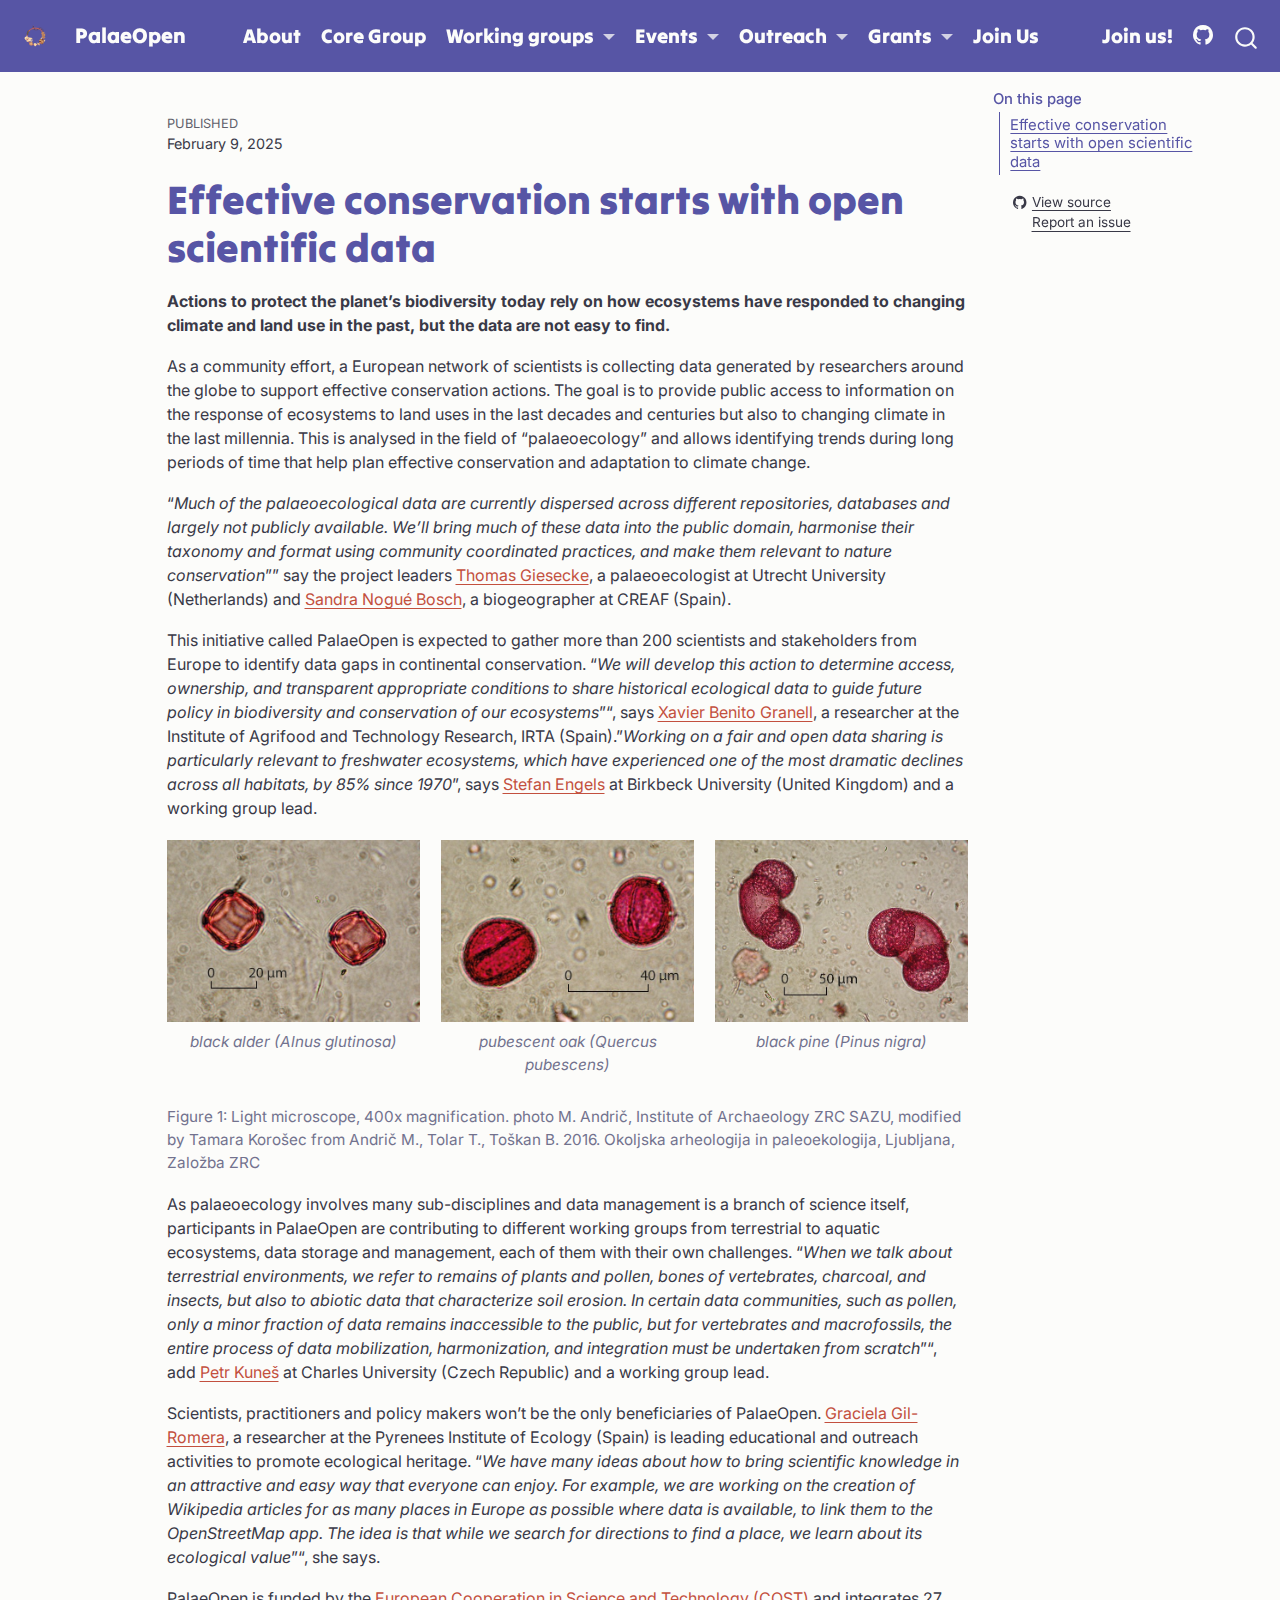
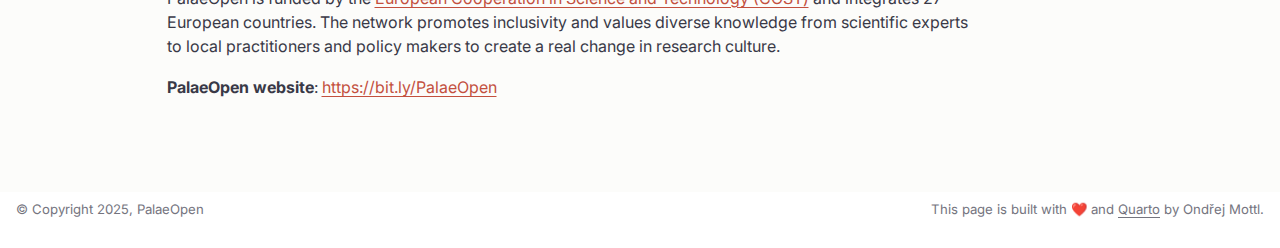
<file: docs/outreach/press_release_2025.html>
<!DOCTYPE html>
<html xmlns="http://www.w3.org/1999/xhtml" lang="en" xml:lang="en"><head>

<meta charset="utf-8">
<meta name="generator" content="quarto-1.8.27">

<meta name="viewport" content="width=device-width, initial-scale=1.0, user-scalable=yes">

<meta name="dcterms.date" content="2025-02-09">

<title>press_release_2025 – PalaeOpen</title>
<style>
code{white-space: pre-wrap;}
span.smallcaps{font-variant: small-caps;}
div.columns{display: flex; gap: min(4vw, 1.5em);}
div.column{flex: auto; overflow-x: auto;}
div.hanging-indent{margin-left: 1.5em; text-indent: -1.5em;}
ul.task-list{list-style: none;}
ul.task-list li input[type="checkbox"] {
  width: 0.8em;
  margin: 0 0.8em 0.2em -1em; /* quarto-specific, see https://github.com/quarto-dev/quarto-cli/issues/4556 */ 
  vertical-align: middle;
}
</style>


<script src="../site_libs/quarto-nav/quarto-nav.js"></script>
<script src="../site_libs/quarto-nav/headroom.min.js"></script>
<script src="../site_libs/clipboard/clipboard.min.js"></script>
<script src="../site_libs/quarto-search/autocomplete.umd.js"></script>
<script src="../site_libs/quarto-search/fuse.min.js"></script>
<script src="../site_libs/quarto-search/quarto-search.js"></script>
<meta name="quarto:offset" content="../">
<link href="../Materials/Logos/PalaeOpen_without_text.png" rel="icon" type="image/png">
<script src="../site_libs/quarto-html/quarto.js" type="module"></script>
<script src="../site_libs/quarto-html/tabsets/tabsets.js" type="module"></script>
<script src="../site_libs/quarto-html/axe/axe-check.js" type="module"></script>
<script src="../site_libs/quarto-html/popper.min.js"></script>
<script src="../site_libs/quarto-html/tippy.umd.min.js"></script>
<script src="../site_libs/quarto-html/anchor.min.js"></script>
<link href="../site_libs/quarto-html/tippy.css" rel="stylesheet">
<link href="../site_libs/quarto-html/quarto-syntax-highlighting-ed96de9b727972fe78a7b5d16c58bf87.css" rel="stylesheet" id="quarto-text-highlighting-styles">
<script src="../site_libs/bootstrap/bootstrap.min.js"></script>
<link href="../site_libs/bootstrap/bootstrap-icons.css" rel="stylesheet">
<link href="../site_libs/bootstrap/bootstrap-016893ed204130580617d1af6a119e04.min.css" rel="stylesheet" append-hash="true" id="quarto-bootstrap" data-mode="light">
<script id="quarto-search-options" type="application/json">{
  "location": "navbar",
  "copy-button": false,
  "collapse-after": 3,
  "panel-placement": "end",
  "type": "overlay",
  "limit": 50,
  "keyboard-shortcut": [
    "f",
    "/",
    "s"
  ],
  "show-item-context": false,
  "language": {
    "search-no-results-text": "No results",
    "search-matching-documents-text": "matching documents",
    "search-copy-link-title": "Copy link to search",
    "search-hide-matches-text": "Hide additional matches",
    "search-more-match-text": "more match in this document",
    "search-more-matches-text": "more matches in this document",
    "search-clear-button-title": "Clear",
    "search-text-placeholder": "",
    "search-detached-cancel-button-title": "Cancel",
    "search-submit-button-title": "Submit",
    "search-label": "Search"
  }
}</script>


</head>

<body class="nav-fixed quarto-light">

<div id="quarto-search-results"></div>
  <header id="quarto-header" class="headroom fixed-top">
    <nav class="navbar navbar-expand-lg " data-bs-theme="dark">
      <div class="navbar-container container-fluid">
      <div class="navbar-brand-container mx-auto">
    <a href="../index.html" class="navbar-brand navbar-brand-logo">
    <img src="../Materials/Logos/PalaeOpen_without_text.png" alt="" class="navbar-logo light-content">
    <img src="../Materials/Logos/PalaeOpen_without_text.png" alt="" class="navbar-logo dark-content">
    </a>
    <a class="navbar-brand" href="../index.html">
    <span class="navbar-title">PalaeOpen</span>
    </a>
  </div>
            <div id="quarto-search" class="" title="Search"></div>
          <button class="navbar-toggler" type="button" data-bs-toggle="collapse" data-bs-target="#navbarCollapse" aria-controls="navbarCollapse" role="menu" aria-expanded="false" aria-label="Toggle navigation" onclick="if (window.quartoToggleHeadroom) { window.quartoToggleHeadroom(); }">
  <span class="navbar-toggler-icon"></span>
</button>
          <div class="collapse navbar-collapse" id="navbarCollapse">
            <ul class="navbar-nav navbar-nav-scroll me-auto">
  <li class="nav-item">
    <a class="nav-link" href="../About/about.html"> 
<span class="menu-text">About</span></a>
  </li>  
  <li class="nav-item">
    <a class="nav-link" href="../coregroup.html"> 
<span class="menu-text">Core Group</span></a>
  </li>  
  <li class="nav-item dropdown ">
    <a class="nav-link dropdown-toggle" href="#" id="nav-menu-working-groups" role="link" data-bs-toggle="dropdown" aria-expanded="false">
 <span class="menu-text">Working groups</span>
    </a>
    <ul class="dropdown-menu" aria-labelledby="nav-menu-working-groups">    
        <li>
    <a class="dropdown-item" href="../About/wg1.html">
 <span class="dropdown-text">WG1 - Terrestrial proxies</span></a>
  </li>  
        <li>
    <a class="dropdown-item" href="../About/wg2.html">
 <span class="dropdown-text">WG2 - Aquatic proxies</span></a>
  </li>  
        <li>
    <a class="dropdown-item" href="../About/wg3.html">
 <span class="dropdown-text">WG3 - Infrastructure and Databases</span></a>
  </li>  
        <li>
    <a class="dropdown-item" href="../About/wg4.html">
 <span class="dropdown-text">WG4 - Science communication</span></a>
  </li>  
    </ul>
  </li>
  <li class="nav-item dropdown ">
    <a class="nav-link dropdown-toggle" href="#" id="nav-menu-events" role="link" data-bs-toggle="dropdown" aria-expanded="false">
 <span class="menu-text">Events</span>
    </a>
    <ul class="dropdown-menu" aria-labelledby="nav-menu-events">    
        <li>
    <a class="dropdown-item" href="../events/bulgaria_trainingschool_2026.html">
 <span class="dropdown-text">Bulgaria Training 2026</span></a>
  </li>  
        <li>
    <a class="dropdown-item" href="../events/prague_2025.html">
 <span class="dropdown-text">Prague 2025</span></a>
  </li>  
        <li>
    <a class="dropdown-item" href="../events/macedonia_wg2_2025.html">
 <span class="dropdown-text">WG2 workshop - Macedonia 2025</span></a>
  </li>  
    </ul>
  </li>
  <li class="nav-item dropdown ">
    <a class="nav-link dropdown-toggle" href="#" id="nav-menu-outreach" role="link" data-bs-toggle="dropdown" aria-expanded="false">
 <span class="menu-text">Outreach</span>
    </a>
    <ul class="dropdown-menu" aria-labelledby="nav-menu-outreach">    
        <li>
    <a class="dropdown-item" href="../outreach/press_release_2025.html">
 <span class="dropdown-text">Press Release 2025</span></a>
  </li>  
        <li>
    <a class="dropdown-item" href="../grants/stms/stms_blog_posts.html">
 <span class="dropdown-text">STMS blog posts</span></a>
  </li>  
        <li>
    <a class="dropdown-item" href="../outreach/meetings/meeting_reports.html">
 <span class="dropdown-text">Meeting reports</span></a>
  </li>  
    </ul>
  </li>
  <li class="nav-item dropdown ">
    <a class="nav-link dropdown-toggle" href="#" id="nav-menu-grants" role="link" data-bs-toggle="dropdown" aria-expanded="false">
 <span class="menu-text">Grants</span>
    </a>
    <ul class="dropdown-menu" aria-labelledby="nav-menu-grants">    
        <li>
    <a class="dropdown-item" href="../grants/stms/stms_2026.html">
 <span class="dropdown-text">Open Call for STSM Grants</span></a>
  </li>  
    </ul>
  </li>
  <li class="nav-item">
    <a class="nav-link" href="../join_us.html"> 
<span class="menu-text">Join Us</span></a>
  </li>  
</ul>
            <ul class="navbar-nav navbar-nav-scroll ms-auto">
  <li class="nav-item">
    <a class="nav-link" href="https://e-services.cost.eu/action/CA23116/working-groups/applications"> 
<span class="menu-text">Join us!</span></a>
  </li>  
</ul>
          </div> <!-- /navcollapse -->
            <div class="quarto-navbar-tools">
    <a href="https://github.com/PalaeOpen/" title="" class="quarto-navigation-tool px-1" aria-label=""><i class="bi bi-github"></i></a>
</div>
      </div> <!-- /container-fluid -->
    </nav>
</header>
<!-- content -->
<div id="quarto-content" class="quarto-container page-columns page-rows-contents page-layout-article page-navbar">
<!-- sidebar -->
<!-- margin-sidebar -->
    <div id="quarto-margin-sidebar" class="sidebar margin-sidebar">
        <nav id="TOC" role="doc-toc" class="toc-active">
    <h2 id="toc-title">On this page</h2>
   
  <ul class="collapse">
  <li><a href="#effective-conservation-starts-with-open-scientific-data" id="toc-effective-conservation-starts-with-open-scientific-data" class="nav-link active" data-scroll-target="#effective-conservation-starts-with-open-scientific-data">Effective conservation starts with open scientific data</a></li>
  </ul>
<div class="toc-actions"><ul class="collapse"><li><a href="https://github.com/PalaeOpen/PalaeOpen.github.io/blob/main/outreach/press_release_2025.qmd" class="toc-action"><i class="bi bi-github"></i>View source</a></li><li><a href="https://github.com/PalaeOpen/PalaeOpen.github.io/issues" class="toc-action"><i class="bi empty"></i>Report an issue</a></li></ul></div></nav>
    </div>
<!-- main -->
<main class="content" id="quarto-document-content">

<header id="title-block-header" class="quarto-title-block default">
<div class="quarto-title">
</div>



<div class="quarto-title-meta">

    
    <div>
    <div class="quarto-title-meta-heading">Published</div>
    <div class="quarto-title-meta-contents">
      <p class="date">February 9, 2025</p>
    </div>
  </div>
  
    
  </div>
  


</header>


<section id="effective-conservation-starts-with-open-scientific-data" class="level1">
<h1>Effective conservation starts with open scientific data</h1>
<p><strong>Actions to protect the planet’s biodiversity today rely on how ecosystems have responded to changing climate and land use in the past, but the data are not easy to find.</strong></p>
<p>As a community effort, a European network of scientists is collecting data generated by researchers around the globe to support effective conservation actions. The goal is to provide public access to information on the response of ecosystems to land uses in the last decades and centuries but also to changing climate in the last millennia. This is analysed in the field of “palaeoecology” and allows identifying trends during long periods of time that help plan effective conservation and adaptation to climate change.</p>
<p>“<em>Much of the palaeoecological data are currently dispersed across different repositories, databases and largely not publicly available. We’ll bring much of these data into the public domain, harmonise their taxonomy and format using community coordinated practices, and make them relevant to nature conservation</em>”” say the project leaders <a href="../coregroup.html#dr-thomas-giesecke">Thomas Giesecke</a>, a palaeoecologist at Utrecht University (Netherlands) and <a href="../coregroup.html#dr-sandra-nogué-bosch">Sandra Nogué Bosch</a>, a biogeographer at CREAF (Spain).</p>
<p>This initiative called PalaeOpen is expected to gather more than 200 scientists and stakeholders from Europe to identify data gaps in continental conservation. “<em>We will develop this action to determine access, ownership, and transparent appropriate conditions to share historical ecological data to guide future policy in biodiversity and conservation of our ecosystems</em>”“, says <a href="../coregroup.html#dr-xavier-benito">Xavier Benito Granell</a>, a researcher at the Institute of Agrifood and Technology Research, IRTA (Spain).”<em>Working on a fair and open data sharing is particularly relevant to freshwater ecosystems, which have experienced one of the most dramatic declines across all habitats, by 85% since 1970</em>”, says <a href="../coregroup.html#dr-stefan-engels">Stefan Engels</a> at Birkbeck University (United Kingdom) and a working group lead.</p>
<div id="fig-pollen" class="quarto-layout-panel">
<figure class="quarto-float quarto-float-fig figure">
<div aria-describedby="fig-pollen-caption-0ceaefa1-69ba-4598-a22c-09a6ac19f8ca">
<div class="quarto-layout-row">
<div class="quarto-layout-cell" style="flex-basis: 33.3%;justify-content: flex-start;">
<div id="alnus-glutinosa" class="quarto-figure quarto-figure-center anchored">
<figure class="figure">
<p><img src="..\Materials/press_release_2025/1.jpg" class="img-fluid figure-img"></p>
<figcaption>black alder (<em>Alnus glutinosa</em>)</figcaption>
</figure>
</div>
</div>
<div class="quarto-layout-cell" style="flex-basis: 33.3%;justify-content: flex-start;">
<div class="quarto-figure quarto-figure-center">
<figure class="figure">
<p><img src="..\Materials/press_release_2025/2.jpg" class="img-fluid figure-img"></p>
<figcaption>pubescent oak (Quercus pubescens)</figcaption>
</figure>
</div>
</div>
<div class="quarto-layout-cell" style="flex-basis: 33.3%;justify-content: flex-start;">
<div class="quarto-figure quarto-figure-center">
<figure class="figure">
<p><img src="..\Materials/press_release_2025/3.jpg" class="img-fluid figure-img"></p>
<figcaption>black pine (<em>Pinus nigra</em>)</figcaption>
</figure>
</div>
</div>
</div>
</div>
<figcaption class="quarto-float-caption-bottom quarto-float-caption quarto-float-fig" id="fig-pollen-caption-0ceaefa1-69ba-4598-a22c-09a6ac19f8ca">
Figure&nbsp;1: Light microscope, 400x magnification. photo M. Andrič, Institute of Archaeology ZRC SAZU, modified by Tamara Korošec from Andrič M., Tolar T., Toškan B. 2016. Okoljska arheologija in paleoekologija, Ljubljana, Založba ZRC
</figcaption>
</figure>
</div>
<p>As palaeoecology involves many sub-disciplines and data management is a branch of science itself, participants in PalaeOpen are contributing to different working groups from terrestrial to aquatic ecosystems, data storage and management, each of them with their own challenges. “<em>When we talk about terrestrial environments, we refer to remains of plants and pollen, bones of vertebrates, charcoal, and insects, but also to abiotic data that characterize soil erosion. In certain data communities, such as pollen, only a minor fraction of data remains inaccessible to the public, but for vertebrates and macrofossils, the entire process of data mobilization, harmonization, and integration must be undertaken from scratch</em>”“, add <a href="../coregroup.html#dr-petr-kuneš">Petr Kuneš</a> at Charles University (Czech Republic) and a working group lead.</p>
<p>Scientists, practitioners and policy makers won’t be the only beneficiaries of PalaeOpen. <a href="../coregroup.html#dr-graciela-gil-romera">Graciela Gil-Romera</a>, a researcher at the Pyrenees Institute of Ecology (Spain) is leading educational and outreach activities to promote ecological heritage. “<em>We have many ideas about how to bring scientific knowledge in an attractive and easy way that everyone can enjoy. For example, we are working on the creation of Wikipedia articles for as many places in Europe as possible where data is available, to link them to the OpenStreetMap app. The idea is that while we search for directions to find a place, we learn about its ecological value</em>”“, she says.</p>
<p>PalaeOpen is funded by the <a href="https://e-services.cost.eu/action/CA23116/working-groups/applications">European Cooperation in Science and Technology (COST)</a> and integrates 27 European countries. The network promotes inclusivity and values diverse knowledge from scientific experts to local practitioners and policy makers to create a real change in research culture.</p>
<p><strong>PalaeOpen website</strong>: <a href="https://bit.ly/PalaeOpen">https://bit.ly/PalaeOpen</a></p>


</section>

<a onclick="window.scrollTo(0, 0); return false;" role="button" id="quarto-back-to-top"><i class="bi bi-arrow-up"></i> Back to top</a></main> <!-- /main -->
<script id="quarto-html-after-body" type="application/javascript">
  window.document.addEventListener("DOMContentLoaded", function (event) {
    const icon = "";
    const anchorJS = new window.AnchorJS();
    anchorJS.options = {
      placement: 'right',
      icon: icon
    };
    anchorJS.add('.anchored');
    const isCodeAnnotation = (el) => {
      for (const clz of el.classList) {
        if (clz.startsWith('code-annotation-')) {                     
          return true;
        }
      }
      return false;
    }
    const onCopySuccess = function(e) {
      // button target
      const button = e.trigger;
      // don't keep focus
      button.blur();
      // flash "checked"
      button.classList.add('code-copy-button-checked');
      var currentTitle = button.getAttribute("title");
      button.setAttribute("title", "Copied!");
      let tooltip;
      if (window.bootstrap) {
        button.setAttribute("data-bs-toggle", "tooltip");
        button.setAttribute("data-bs-placement", "left");
        button.setAttribute("data-bs-title", "Copied!");
        tooltip = new bootstrap.Tooltip(button, 
          { trigger: "manual", 
            customClass: "code-copy-button-tooltip",
            offset: [0, -8]});
        tooltip.show();    
      }
      setTimeout(function() {
        if (tooltip) {
          tooltip.hide();
          button.removeAttribute("data-bs-title");
          button.removeAttribute("data-bs-toggle");
          button.removeAttribute("data-bs-placement");
        }
        button.setAttribute("title", currentTitle);
        button.classList.remove('code-copy-button-checked');
      }, 1000);
      // clear code selection
      e.clearSelection();
    }
    const getTextToCopy = function(trigger) {
      const outerScaffold = trigger.parentElement.cloneNode(true);
      const codeEl = outerScaffold.querySelector('code');
      for (const childEl of codeEl.children) {
        if (isCodeAnnotation(childEl)) {
          childEl.remove();
        }
      }
      return codeEl.innerText;
    }
    const clipboard = new window.ClipboardJS('.code-copy-button:not([data-in-quarto-modal])', {
      text: getTextToCopy
    });
    clipboard.on('success', onCopySuccess);
    if (window.document.getElementById('quarto-embedded-source-code-modal')) {
      const clipboardModal = new window.ClipboardJS('.code-copy-button[data-in-quarto-modal]', {
        text: getTextToCopy,
        container: window.document.getElementById('quarto-embedded-source-code-modal')
      });
      clipboardModal.on('success', onCopySuccess);
    }
      var localhostRegex = new RegExp(/^(?:http|https):\/\/localhost\:?[0-9]*\//);
      var mailtoRegex = new RegExp(/^mailto:/);
        var filterRegex = new RegExp("https:\/\/palaeopen\.github\.io\/");
      var isInternal = (href) => {
          return filterRegex.test(href) || localhostRegex.test(href) || mailtoRegex.test(href);
      }
      // Inspect non-navigation links and adorn them if external
     var links = window.document.querySelectorAll('a[href]:not(.nav-link):not(.navbar-brand):not(.toc-action):not(.sidebar-link):not(.sidebar-item-toggle):not(.pagination-link):not(.no-external):not([aria-hidden]):not(.dropdown-item):not(.quarto-navigation-tool):not(.about-link)');
      for (var i=0; i<links.length; i++) {
        const link = links[i];
        if (!isInternal(link.href)) {
          // undo the damage that might have been done by quarto-nav.js in the case of
          // links that we want to consider external
          if (link.dataset.originalHref !== undefined) {
            link.href = link.dataset.originalHref;
          }
        }
      }
    function tippyHover(el, contentFn, onTriggerFn, onUntriggerFn) {
      const config = {
        allowHTML: true,
        maxWidth: 500,
        delay: 100,
        arrow: false,
        appendTo: function(el) {
            return el.parentElement;
        },
        interactive: true,
        interactiveBorder: 10,
        theme: 'quarto',
        placement: 'bottom-start',
      };
      if (contentFn) {
        config.content = contentFn;
      }
      if (onTriggerFn) {
        config.onTrigger = onTriggerFn;
      }
      if (onUntriggerFn) {
        config.onUntrigger = onUntriggerFn;
      }
      window.tippy(el, config); 
    }
    const noterefs = window.document.querySelectorAll('a[role="doc-noteref"]');
    for (var i=0; i<noterefs.length; i++) {
      const ref = noterefs[i];
      tippyHover(ref, function() {
        // use id or data attribute instead here
        let href = ref.getAttribute('data-footnote-href') || ref.getAttribute('href');
        try { href = new URL(href).hash; } catch {}
        const id = href.replace(/^#\/?/, "");
        const note = window.document.getElementById(id);
        if (note) {
          return note.innerHTML;
        } else {
          return "";
        }
      });
    }
    const xrefs = window.document.querySelectorAll('a.quarto-xref');
    const processXRef = (id, note) => {
      // Strip column container classes
      const stripColumnClz = (el) => {
        el.classList.remove("page-full", "page-columns");
        if (el.children) {
          for (const child of el.children) {
            stripColumnClz(child);
          }
        }
      }
      stripColumnClz(note)
      if (id === null || id.startsWith('sec-')) {
        // Special case sections, only their first couple elements
        const container = document.createElement("div");
        if (note.children && note.children.length > 2) {
          container.appendChild(note.children[0].cloneNode(true));
          for (let i = 1; i < note.children.length; i++) {
            const child = note.children[i];
            if (child.tagName === "P" && child.innerText === "") {
              continue;
            } else {
              container.appendChild(child.cloneNode(true));
              break;
            }
          }
          if (window.Quarto?.typesetMath) {
            window.Quarto.typesetMath(container);
          }
          return container.innerHTML
        } else {
          if (window.Quarto?.typesetMath) {
            window.Quarto.typesetMath(note);
          }
          return note.innerHTML;
        }
      } else {
        // Remove any anchor links if they are present
        const anchorLink = note.querySelector('a.anchorjs-link');
        if (anchorLink) {
          anchorLink.remove();
        }
        if (window.Quarto?.typesetMath) {
          window.Quarto.typesetMath(note);
        }
        if (note.classList.contains("callout")) {
          return note.outerHTML;
        } else {
          return note.innerHTML;
        }
      }
    }
    for (var i=0; i<xrefs.length; i++) {
      const xref = xrefs[i];
      tippyHover(xref, undefined, function(instance) {
        instance.disable();
        let url = xref.getAttribute('href');
        let hash = undefined; 
        if (url.startsWith('#')) {
          hash = url;
        } else {
          try { hash = new URL(url).hash; } catch {}
        }
        if (hash) {
          const id = hash.replace(/^#\/?/, "");
          const note = window.document.getElementById(id);
          if (note !== null) {
            try {
              const html = processXRef(id, note.cloneNode(true));
              instance.setContent(html);
            } finally {
              instance.enable();
              instance.show();
            }
          } else {
            // See if we can fetch this
            fetch(url.split('#')[0])
            .then(res => res.text())
            .then(html => {
              const parser = new DOMParser();
              const htmlDoc = parser.parseFromString(html, "text/html");
              const note = htmlDoc.getElementById(id);
              if (note !== null) {
                const html = processXRef(id, note);
                instance.setContent(html);
              } 
            }).finally(() => {
              instance.enable();
              instance.show();
            });
          }
        } else {
          // See if we can fetch a full url (with no hash to target)
          // This is a special case and we should probably do some content thinning / targeting
          fetch(url)
          .then(res => res.text())
          .then(html => {
            const parser = new DOMParser();
            const htmlDoc = parser.parseFromString(html, "text/html");
            const note = htmlDoc.querySelector('main.content');
            if (note !== null) {
              // This should only happen for chapter cross references
              // (since there is no id in the URL)
              // remove the first header
              if (note.children.length > 0 && note.children[0].tagName === "HEADER") {
                note.children[0].remove();
              }
              const html = processXRef(null, note);
              instance.setContent(html);
            } 
          }).finally(() => {
            instance.enable();
            instance.show();
          });
        }
      }, function(instance) {
      });
    }
        let selectedAnnoteEl;
        const selectorForAnnotation = ( cell, annotation) => {
          let cellAttr = 'data-code-cell="' + cell + '"';
          let lineAttr = 'data-code-annotation="' +  annotation + '"';
          const selector = 'span[' + cellAttr + '][' + lineAttr + ']';
          return selector;
        }
        const selectCodeLines = (annoteEl) => {
          const doc = window.document;
          const targetCell = annoteEl.getAttribute("data-target-cell");
          const targetAnnotation = annoteEl.getAttribute("data-target-annotation");
          const annoteSpan = window.document.querySelector(selectorForAnnotation(targetCell, targetAnnotation));
          const lines = annoteSpan.getAttribute("data-code-lines").split(",");
          const lineIds = lines.map((line) => {
            return targetCell + "-" + line;
          })
          let top = null;
          let height = null;
          let parent = null;
          if (lineIds.length > 0) {
              //compute the position of the single el (top and bottom and make a div)
              const el = window.document.getElementById(lineIds[0]);
              top = el.offsetTop;
              height = el.offsetHeight;
              parent = el.parentElement.parentElement;
            if (lineIds.length > 1) {
              const lastEl = window.document.getElementById(lineIds[lineIds.length - 1]);
              const bottom = lastEl.offsetTop + lastEl.offsetHeight;
              height = bottom - top;
            }
            if (top !== null && height !== null && parent !== null) {
              // cook up a div (if necessary) and position it 
              let div = window.document.getElementById("code-annotation-line-highlight");
              if (div === null) {
                div = window.document.createElement("div");
                div.setAttribute("id", "code-annotation-line-highlight");
                div.style.position = 'absolute';
                parent.appendChild(div);
              }
              div.style.top = top - 2 + "px";
              div.style.height = height + 4 + "px";
              div.style.left = 0;
              let gutterDiv = window.document.getElementById("code-annotation-line-highlight-gutter");
              if (gutterDiv === null) {
                gutterDiv = window.document.createElement("div");
                gutterDiv.setAttribute("id", "code-annotation-line-highlight-gutter");
                gutterDiv.style.position = 'absolute';
                const codeCell = window.document.getElementById(targetCell);
                const gutter = codeCell.querySelector('.code-annotation-gutter');
                gutter.appendChild(gutterDiv);
              }
              gutterDiv.style.top = top - 2 + "px";
              gutterDiv.style.height = height + 4 + "px";
            }
            selectedAnnoteEl = annoteEl;
          }
        };
        const unselectCodeLines = () => {
          const elementsIds = ["code-annotation-line-highlight", "code-annotation-line-highlight-gutter"];
          elementsIds.forEach((elId) => {
            const div = window.document.getElementById(elId);
            if (div) {
              div.remove();
            }
          });
          selectedAnnoteEl = undefined;
        };
          // Handle positioning of the toggle
      window.addEventListener(
        "resize",
        throttle(() => {
          elRect = undefined;
          if (selectedAnnoteEl) {
            selectCodeLines(selectedAnnoteEl);
          }
        }, 10)
      );
      function throttle(fn, ms) {
      let throttle = false;
      let timer;
        return (...args) => {
          if(!throttle) { // first call gets through
              fn.apply(this, args);
              throttle = true;
          } else { // all the others get throttled
              if(timer) clearTimeout(timer); // cancel #2
              timer = setTimeout(() => {
                fn.apply(this, args);
                timer = throttle = false;
              }, ms);
          }
        };
      }
        // Attach click handler to the DT
        const annoteDls = window.document.querySelectorAll('dt[data-target-cell]');
        for (const annoteDlNode of annoteDls) {
          annoteDlNode.addEventListener('click', (event) => {
            const clickedEl = event.target;
            if (clickedEl !== selectedAnnoteEl) {
              unselectCodeLines();
              const activeEl = window.document.querySelector('dt[data-target-cell].code-annotation-active');
              if (activeEl) {
                activeEl.classList.remove('code-annotation-active');
              }
              selectCodeLines(clickedEl);
              clickedEl.classList.add('code-annotation-active');
            } else {
              // Unselect the line
              unselectCodeLines();
              clickedEl.classList.remove('code-annotation-active');
            }
          });
        }
    const findCites = (el) => {
      const parentEl = el.parentElement;
      if (parentEl) {
        const cites = parentEl.dataset.cites;
        if (cites) {
          return {
            el,
            cites: cites.split(' ')
          };
        } else {
          return findCites(el.parentElement)
        }
      } else {
        return undefined;
      }
    };
    var bibliorefs = window.document.querySelectorAll('a[role="doc-biblioref"]');
    for (var i=0; i<bibliorefs.length; i++) {
      const ref = bibliorefs[i];
      const citeInfo = findCites(ref);
      if (citeInfo) {
        tippyHover(citeInfo.el, function() {
          var popup = window.document.createElement('div');
          citeInfo.cites.forEach(function(cite) {
            var citeDiv = window.document.createElement('div');
            citeDiv.classList.add('hanging-indent');
            citeDiv.classList.add('csl-entry');
            var biblioDiv = window.document.getElementById('ref-' + cite);
            if (biblioDiv) {
              citeDiv.innerHTML = biblioDiv.innerHTML;
            }
            popup.appendChild(citeDiv);
          });
          return popup.innerHTML;
        });
      }
    }
  });
  </script>
</div> <!-- /content -->
<footer class="footer">
  <div class="nav-footer">
    <div class="nav-footer-left">
<p>© Copyright 2025, PalaeOpen</p>
</div>   
    <div class="nav-footer-center">
      &nbsp;
    <div class="toc-actions d-sm-block d-md-none"><ul><li><a href="https://github.com/PalaeOpen/PalaeOpen.github.io/blob/main/outreach/press_release_2025.qmd" class="toc-action"><i class="bi bi-github"></i>View source</a></li><li><a href="https://github.com/PalaeOpen/PalaeOpen.github.io/issues" class="toc-action"><i class="bi empty"></i>Report an issue</a></li></ul></div></div>
    <div class="nav-footer-right">
<p>This page is built with ❤️ and <a href="https://quarto.org/">Quarto</a> by Ondřej Mottl.</p>
</div>
  </div>
</footer>




</body></html>
</file>
<file: docs/site_libs/quarto-html/tippy.css>
.tippy-box[data-animation=fade][data-state=hidden]{opacity:0}[data-tippy-root]{max-width:calc(100vw - 10px)}.tippy-box{position:relative;background-color:#333;color:#fff;border-radius:4px;font-size:14px;line-height:1.4;white-space:normal;outline:0;transition-property:transform,visibility,opacity}.tippy-box[data-placement^=top]>.tippy-arrow{bottom:0}.tippy-box[data-placement^=top]>.tippy-arrow:before{bottom:-7px;left:0;border-width:8px 8px 0;border-top-color:initial;transform-origin:center top}.tippy-box[data-placement^=bottom]>.tippy-arrow{top:0}.tippy-box[data-placement^=bottom]>.tippy-arrow:before{top:-7px;left:0;border-width:0 8px 8px;border-bottom-color:initial;transform-origin:center bottom}.tippy-box[data-placement^=left]>.tippy-arrow{right:0}.tippy-box[data-placement^=left]>.tippy-arrow:before{border-width:8px 0 8px 8px;border-left-color:initial;right:-7px;transform-origin:center left}.tippy-box[data-placement^=right]>.tippy-arrow{left:0}.tippy-box[data-placement^=right]>.tippy-arrow:before{left:-7px;border-width:8px 8px 8px 0;border-right-color:initial;transform-origin:center right}.tippy-box[data-inertia][data-state=visible]{transition-timing-function:cubic-bezier(.54,1.5,.38,1.11)}.tippy-arrow{width:16px;height:16px;color:#333}.tippy-arrow:before{content:"";position:absolute;border-color:transparent;border-style:solid}.tippy-content{position:relative;padding:5px 9px;z-index:1}
</file>
<file: docs/site_libs/quarto-html/quarto-syntax-highlighting-ed96de9b727972fe78a7b5d16c58bf87.css>
/* quarto syntax highlight colors */
:root {
  --quarto-hl-ot-color: #003B4F;
  --quarto-hl-at-color: #657422;
  --quarto-hl-ss-color: #20794D;
  --quarto-hl-an-color: #5E5E5E;
  --quarto-hl-fu-color: #4758AB;
  --quarto-hl-st-color: #20794D;
  --quarto-hl-cf-color: #003B4F;
  --quarto-hl-op-color: #5E5E5E;
  --quarto-hl-er-color: #AD0000;
  --quarto-hl-bn-color: #AD0000;
  --quarto-hl-al-color: #AD0000;
  --quarto-hl-va-color: #111111;
  --quarto-hl-bu-color: inherit;
  --quarto-hl-ex-color: inherit;
  --quarto-hl-pp-color: #AD0000;
  --quarto-hl-in-color: #5E5E5E;
  --quarto-hl-vs-color: #20794D;
  --quarto-hl-wa-color: #5E5E5E;
  --quarto-hl-do-color: #5E5E5E;
  --quarto-hl-im-color: #00769E;
  --quarto-hl-ch-color: #20794D;
  --quarto-hl-dt-color: #AD0000;
  --quarto-hl-fl-color: #AD0000;
  --quarto-hl-co-color: #5E5E5E;
  --quarto-hl-cv-color: #5E5E5E;
  --quarto-hl-cn-color: #8f5902;
  --quarto-hl-sc-color: #5E5E5E;
  --quarto-hl-dv-color: #AD0000;
  --quarto-hl-kw-color: #003B4F;
}

/* other quarto variables */
:root {
  --quarto-font-monospace: SFMono-Regular, Menlo, Monaco, Consolas, "Liberation Mono", "Courier New", monospace;
}

/* syntax highlight based on Pandoc's rules */
pre > code.sourceCode > span {
  color: #003B4F;
}

code.sourceCode > span {
  color: #003B4F;
}

div.sourceCode,
div.sourceCode pre.sourceCode {
  color: #003B4F;
}

/* Normal */
code span {
  color: #003B4F;
}

/* Alert */
code span.al {
  color: #AD0000;
  font-style: inherit;
}

/* Annotation */
code span.an {
  color: #5E5E5E;
  font-style: inherit;
}

/* Attribute */
code span.at {
  color: #657422;
  font-style: inherit;
}

/* BaseN */
code span.bn {
  color: #AD0000;
  font-style: inherit;
}

/* BuiltIn */
code span.bu {
  font-style: inherit;
}

/* ControlFlow */
code span.cf {
  color: #003B4F;
  font-weight: bold;
  font-style: inherit;
}

/* Char */
code span.ch {
  color: #20794D;
  font-style: inherit;
}

/* Constant */
code span.cn {
  color: #8f5902;
  font-style: inherit;
}

/* Comment */
code span.co {
  color: #5E5E5E;
  font-style: inherit;
}

/* CommentVar */
code span.cv {
  color: #5E5E5E;
  font-style: italic;
}

/* Documentation */
code span.do {
  color: #5E5E5E;
  font-style: italic;
}

/* DataType */
code span.dt {
  color: #AD0000;
  font-style: inherit;
}

/* DecVal */
code span.dv {
  color: #AD0000;
  font-style: inherit;
}

/* Error */
code span.er {
  color: #AD0000;
  font-style: inherit;
}

/* Extension */
code span.ex {
  font-style: inherit;
}

/* Float */
code span.fl {
  color: #AD0000;
  font-style: inherit;
}

/* Function */
code span.fu {
  color: #4758AB;
  font-style: inherit;
}

/* Import */
code span.im {
  color: #00769E;
  font-style: inherit;
}

/* Information */
code span.in {
  color: #5E5E5E;
  font-style: inherit;
}

/* Keyword */
code span.kw {
  color: #003B4F;
  font-weight: bold;
  font-style: inherit;
}

/* Operator */
code span.op {
  color: #5E5E5E;
  font-style: inherit;
}

/* Other */
code span.ot {
  color: #003B4F;
  font-style: inherit;
}

/* Preprocessor */
code span.pp {
  color: #AD0000;
  font-style: inherit;
}

/* SpecialChar */
code span.sc {
  color: #5E5E5E;
  font-style: inherit;
}

/* SpecialString */
code span.ss {
  color: #20794D;
  font-style: inherit;
}

/* String */
code span.st {
  color: #20794D;
  font-style: inherit;
}

/* Variable */
code span.va {
  color: #111111;
  font-style: inherit;
}

/* VerbatimString */
code span.vs {
  color: #20794D;
  font-style: inherit;
}

/* Warning */
code span.wa {
  color: #5E5E5E;
  font-style: italic;
}

.prevent-inlining {
  content: "</";
}

/*# sourceMappingURL=0920dd6d7437995b8cdf7429764427b1.css.map */
</file>
<file: docs/site_libs/quarto-html/quarto-syntax-highlighting.css>
/* quarto syntax highlight colors */
:root {
  --quarto-hl-ot-color: #003B4F;
  --quarto-hl-at-color: #657422;
  --quarto-hl-ss-color: #20794D;
  --quarto-hl-an-color: #5E5E5E;
  --quarto-hl-fu-color: #4758AB;
  --quarto-hl-st-color: #20794D;
  --quarto-hl-cf-color: #003B4F;
  --quarto-hl-op-color: #5E5E5E;
  --quarto-hl-er-color: #AD0000;
  --quarto-hl-bn-color: #AD0000;
  --quarto-hl-al-color: #AD0000;
  --quarto-hl-va-color: #111111;
  --quarto-hl-bu-color: inherit;
  --quarto-hl-ex-color: inherit;
  --quarto-hl-pp-color: #AD0000;
  --quarto-hl-in-color: #5E5E5E;
  --quarto-hl-vs-color: #20794D;
  --quarto-hl-wa-color: #5E5E5E;
  --quarto-hl-do-color: #5E5E5E;
  --quarto-hl-im-color: #00769E;
  --quarto-hl-ch-color: #20794D;
  --quarto-hl-dt-color: #AD0000;
  --quarto-hl-fl-color: #AD0000;
  --quarto-hl-co-color: #5E5E5E;
  --quarto-hl-cv-color: #5E5E5E;
  --quarto-hl-cn-color: #8f5902;
  --quarto-hl-sc-color: #5E5E5E;
  --quarto-hl-dv-color: #AD0000;
  --quarto-hl-kw-color: #003B4F;
}

/* other quarto variables */
:root {
  --quarto-font-monospace: SFMono-Regular, Menlo, Monaco, Consolas, "Liberation Mono", "Courier New", monospace;
}

pre > code.sourceCode > span {
  color: #003B4F;
}

code span {
  color: #003B4F;
}

code.sourceCode > span {
  color: #003B4F;
}

div.sourceCode,
div.sourceCode pre.sourceCode {
  color: #003B4F;
}

code span.ot {
  color: #003B4F;
  font-style: inherit;
}

code span.at {
  color: #657422;
  font-style: inherit;
}

code span.ss {
  color: #20794D;
  font-style: inherit;
}

code span.an {
  color: #5E5E5E;
  font-style: inherit;
}

code span.fu {
  color: #4758AB;
  font-style: inherit;
}

code span.st {
  color: #20794D;
  font-style: inherit;
}

code span.cf {
  color: #003B4F;
  font-weight: bold;
  font-style: inherit;
}

code span.op {
  color: #5E5E5E;
  font-style: inherit;
}

code span.er {
  color: #AD0000;
  font-style: inherit;
}

code span.bn {
  color: #AD0000;
  font-style: inherit;
}

code span.al {
  color: #AD0000;
  font-style: inherit;
}

code span.va {
  color: #111111;
  font-style: inherit;
}

code span.bu {
  font-style: inherit;
}

code span.ex {
  font-style: inherit;
}

code span.pp {
  color: #AD0000;
  font-style: inherit;
}

code span.in {
  color: #5E5E5E;
  font-style: inherit;
}

code span.vs {
  color: #20794D;
  font-style: inherit;
}

code span.wa {
  color: #5E5E5E;
  font-style: italic;
}

code span.do {
  color: #5E5E5E;
  font-style: italic;
}

code span.im {
  color: #00769E;
  font-style: inherit;
}

code span.ch {
  color: #20794D;
  font-style: inherit;
}

code span.dt {
  color: #AD0000;
  font-style: inherit;
}

code span.fl {
  color: #AD0000;
  font-style: inherit;
}

code span.co {
  color: #5E5E5E;
  font-style: inherit;
}

code span.cv {
  color: #5E5E5E;
  font-style: italic;
}

code span.cn {
  color: #8f5902;
  font-style: inherit;
}

code span.sc {
  color: #5E5E5E;
  font-style: inherit;
}

code span.dv {
  color: #AD0000;
  font-style: inherit;
}

code span.kw {
  color: #003B4F;
  font-weight: bold;
  font-style: inherit;
}

.prevent-inlining {
  content: "</";
}

/*# sourceMappingURL=debc5d5d77c3f9108843748ff7464032.css.map */
</file>
